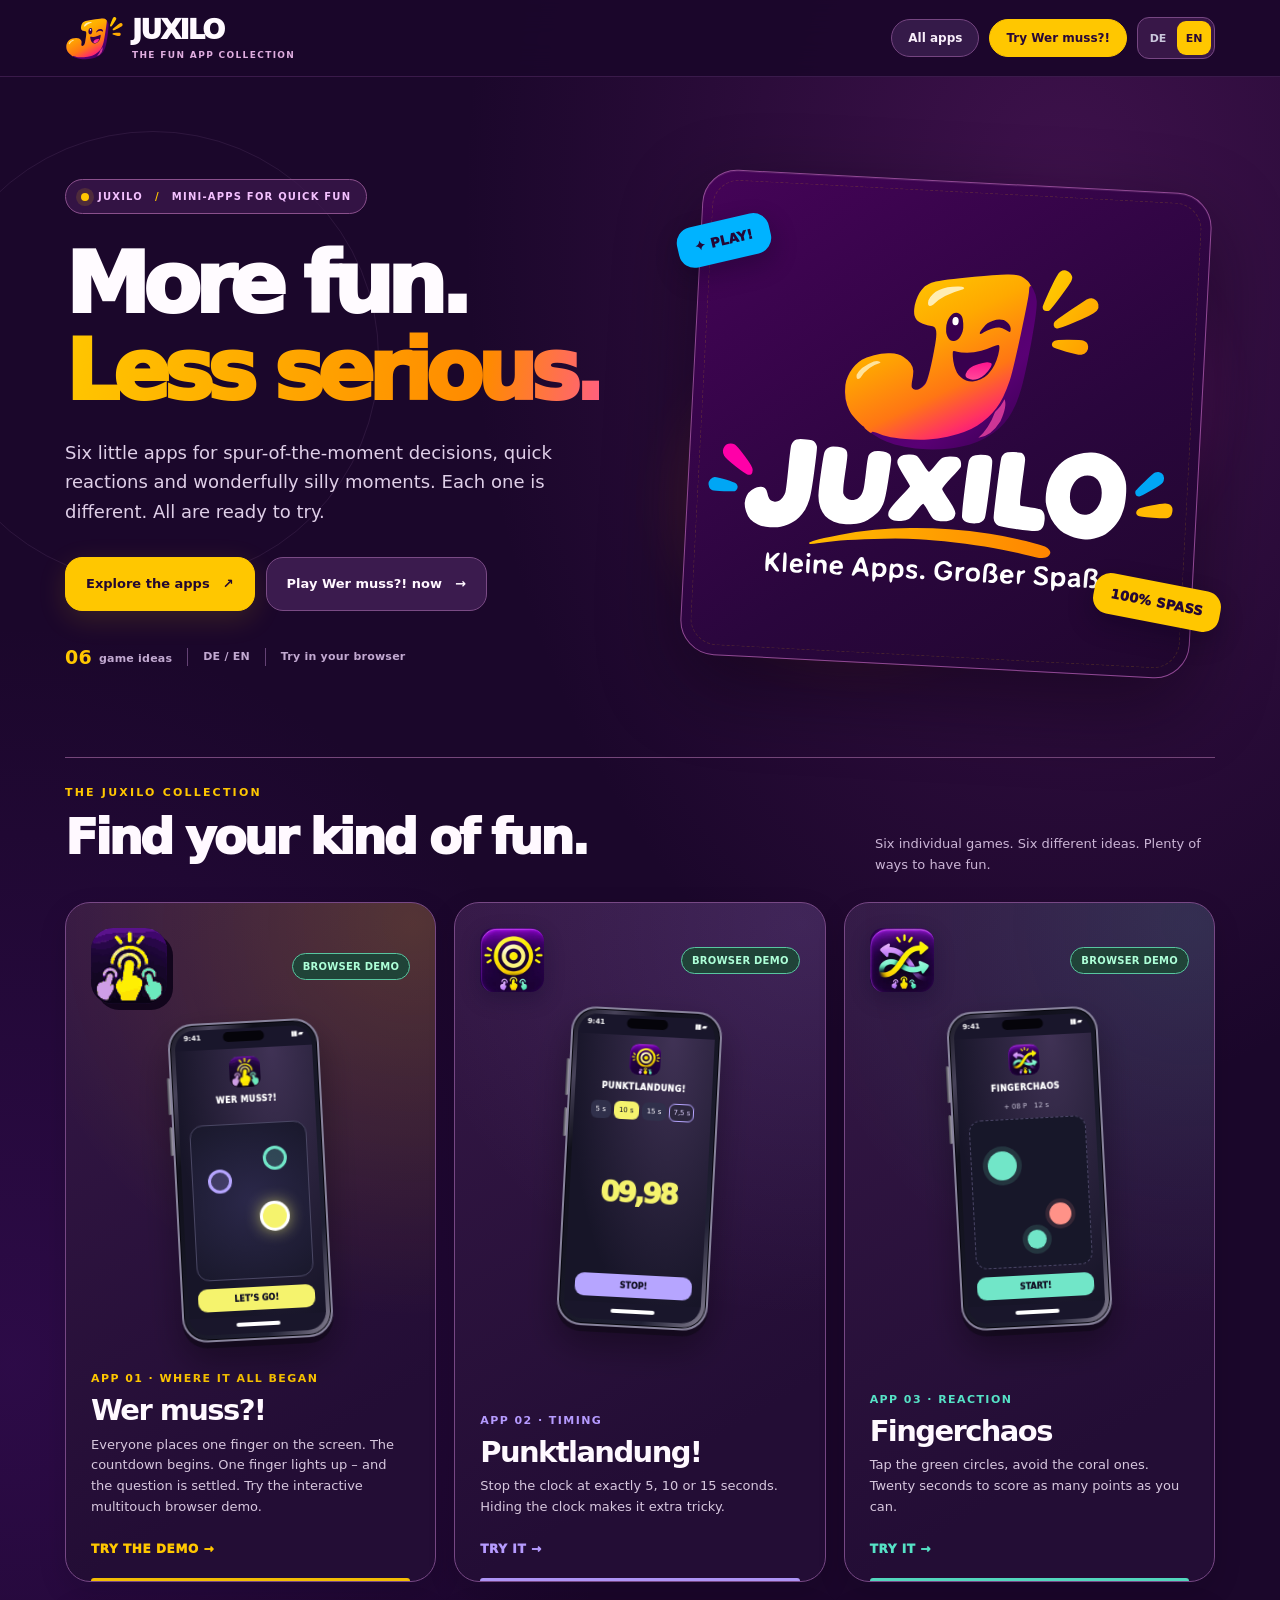
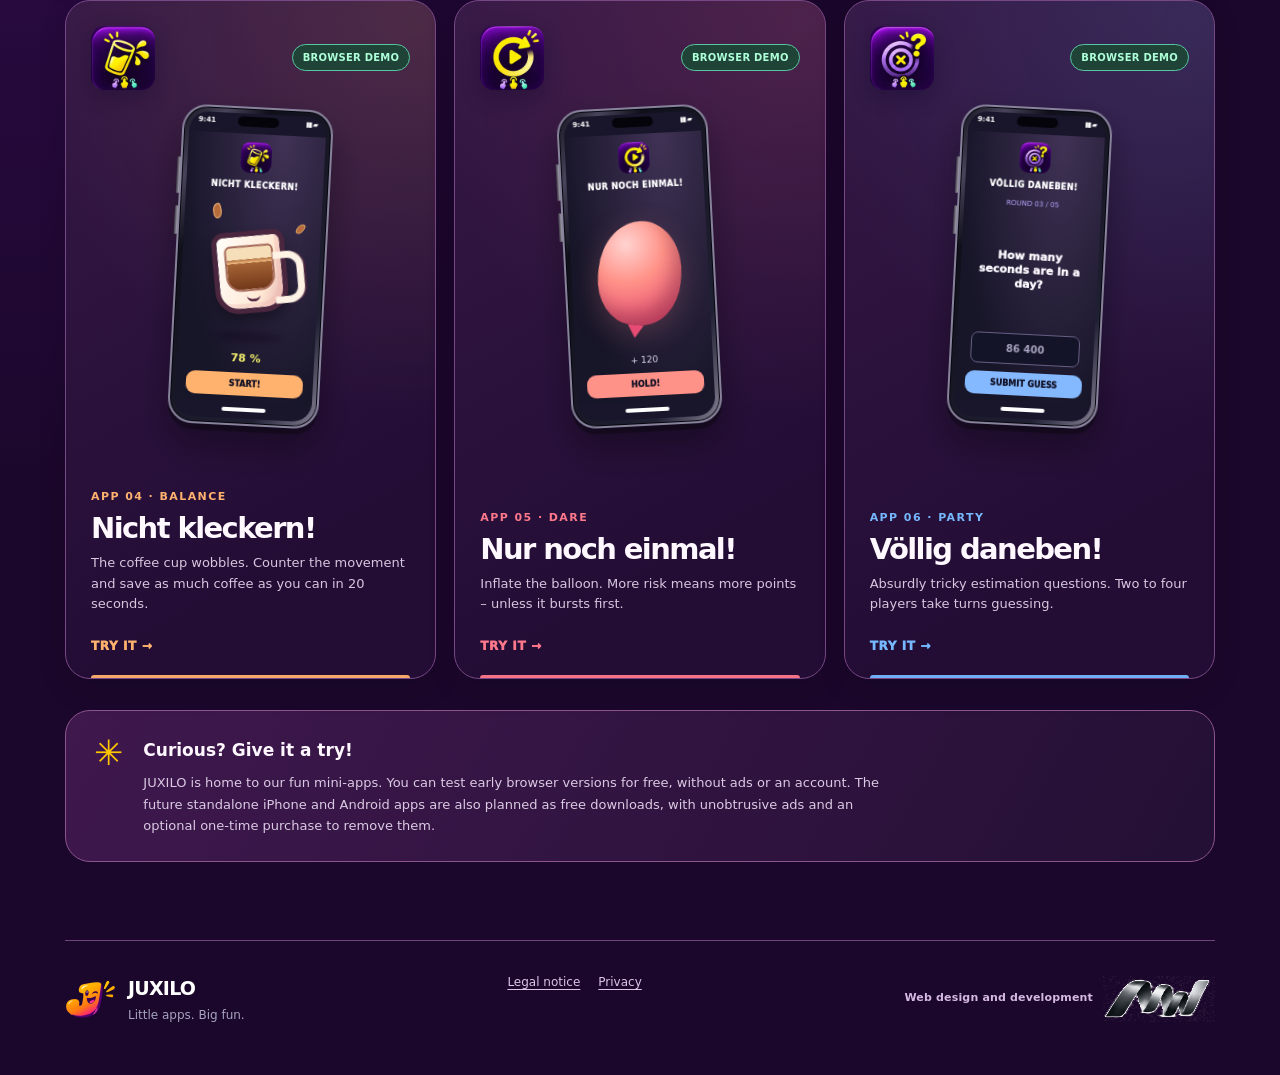
<file: demo/index.html>
<!doctype html>
<!-- Source fingerprint MW-WMA-2026-8d573e4b | Copyright (c) 2026 Michael Wiedeck. All rights reserved. -->
<html lang="de">
<head>
<meta name="source-fingerprint" content="MW-WMA-2026-8d573e4b">
<meta charset="utf-8"><meta name="viewport" content="width=device-width,initial-scale=1,viewport-fit=cover">
<meta name="theme-color" content="#240735">
<meta name="robots" content="noindex,nofollow">
<meta name="description" content="JUXILO – Kleine Apps. Großer Spaß. Sechs interaktive Spaß-App-Demos auf demo.juxilo.de ausprobieren.">
<title>JUXILO – Demos der Spaß-Apps</title>
<link rel="icon" type="image/svg+xml" href="./assets/juxilo-jx04-app-icon.svg">
<link rel="stylesheet" href="./assets/mini-apps.css">
<link rel="stylesheet" href="./assets/juxilo.css">
<link rel="stylesheet" href="./assets/phone-frames.css">
<link rel="stylesheet" href="./assets/cartoon-coffee.css">
<link rel="stylesheet" href="./assets/scroll-ui.css">
</head>
<body class="juxilo-home">
<header class="header">
  <div class="wrap header-inner">
    <a class="brand juxilo-brand" href="./index.html" aria-label="JUXILO Startseite">
      <img src="./assets/juxilo-jx04-icon.svg" alt="" width="50" height="50">
      <span class="brand-copy"><span class="brand-name">JUXILO</span><span class="brand-suffix">Die Spaß-App-Sammlung</span></span>
    </a>
    <nav class="nav" aria-label="Hauptnavigation">
      <a href="#apps">Alle Apps</a>
      <a class="nav-accent" href="./apps/wer-muss/index.html">Wer muss?! testen</a>
      <div class="mini-lang" role="group" aria-label="Language / Sprache">
        <button type="button" data-language="de" aria-pressed="true">DE</button><button type="button" data-language="en" aria-pressed="false">EN</button>
      </div>
    </nav>
  </div>
</header>
<main>
<section class="wrap juxilo-hero" aria-labelledby="hero-title">
  <div class="hero-copy">
    <div class="hero-kicker"><span class="hero-live-dot" aria-hidden="true"></span> JUXILO <span class="kicker-separator">/</span> MINI-APPS FÜR ZWISCHENDURCH</div>
    <h1 id="hero-title">Mehr Spaß.<br><span>Weniger Ernst.</span></h1>
    <p class="lead">Sechs kleine Apps für spontane Entscheidungen, schnelle Reaktionen und ziemlich alberne Momente. Jede anders. Alle zum Ausprobieren.</p>
    <div class="hero-actions">
      <a class="hero-primary" href="#apps">Apps entdecken <span aria-hidden="true">↗</span></a>
      <a class="hero-secondary" href="./apps/wer-muss/index.html">Wer muss?! direkt testen <span aria-hidden="true">→</span></a>
    </div>
    <div class="hero-facts" aria-label="JUXILO auf einen Blick">
      <span><strong>06</strong> Spielideen</span>
      <span class="fact-separator" aria-hidden="true"></span>
      <span>DE / EN</span>
      <span class="fact-separator" aria-hidden="true"></span>
      <span>Im Browser testen</span>
    </div>
  </div>
  <div class="hero-art" aria-label="JUXILO JX04 Markenlogo">
    <div class="hero-art-glow hero-art-glow-a" aria-hidden="true"></div>
    <div class="hero-art-glow hero-art-glow-b" aria-hidden="true"></div>
    <div class="hero-art-card">
      <img src="./assets/juxilo-jx04-logo-dark.svg" alt="JUXILO – Kleine Apps. Großer Spaß." width="760" height="520">
    </div>
    <div class="hero-sticker hero-sticker-one" aria-hidden="true">✦ PLAY!</div>
    <div class="hero-sticker hero-sticker-two" aria-hidden="true">100% SPASS</div>
  </div>
</section>
<section class="wrap juxilo-apps" id="apps" aria-labelledby="apps-heading">
<div class="section-top"><div><div class="eyebrow">DIE JUXILO-SAMMLUNG</div><h2 id="apps-heading">Such dir deinen Spaß aus.</h2></div><p>Sechs eigenständige Spiele. Sechs verschiedene Ideen. Und garantiert mehr als eine Möglichkeit, sich zu amüsieren.</p></div>
<div class="app-grid">
<a class="app-card app-wer-muss" href="./apps/wer-muss/index.html" aria-label="Wer muss?! Browser-Demo öffnen">
<div class="card-top"><div class="emblem is-image"><img src="./wm04b-logo.svg" alt="" width="64" height="64"></div><span class="status preview">BROWSER-TEST</span></div>
<div class="mini-phone-preview" aria-hidden="true">
  <div class="mini-phone-hardware"><div class="mini-phone-screen">
    <div class="mini-phone-status"><span>9:41</span><span class="mini-phone-island"></span><span class="mini-phone-signal">▮▮ ▰</span></div>
    <div class="mini-phone-app mini-phone--wer-muss" style="--mini-accent:#f5f36d">
      <img class="mini-phone-app-logo" src="./wm04b-logo.svg" alt="" loading="lazy" width="31" height="31">
      <div class="mini-phone-app-name">Wer muss?!</div>
      <div class="mini-pick-dots"><i></i><i></i><i></i></div><div class="mini-phone-faux-button">LOS GEHT’S!</div>
    </div>
    <span class="mini-phone-home"></span>
  </div></div>
</div>
<div class="card-body"><span class="card-num">APP 01 · DER ANFANG VON ALLEM</span><h3>Wer muss?!</h3><p>Alle legen einen Finger aufs Display. Der Countdown läuft. Ein Finger leuchtet – und die Frage ist geklärt. Schon als interaktive Multitouch-Browser-Demo ausprobierbar.</p><div class="card-link">DEMO AUSPROBIEREN →</div></div>
</a>
<a class="app-card app-punktlandung" href="./apps/punktlandung/index.html" aria-label="Punktlandung! Testseite öffnen">
<div class="card-top"><img class="app-logo" src="./assets/logos/pl05-icon.webp" alt="" width="64" height="64" loading="lazy" decoding="async"><span class="status preview">BROWSER-TEST</span></div>
<div class="mini-phone-preview" aria-hidden="true">
  <div class="mini-phone-hardware"><div class="mini-phone-screen">
    <div class="mini-phone-status"><span>9:41</span><span class="mini-phone-island"></span><span class="mini-phone-signal">▮▮ ▰</span></div>
    <div class="mini-phone-app mini-phone--punktlandung" style="--mini-accent:#b6a5ff">
      <img class="mini-phone-app-logo" src="./assets/logos/pl05-icon.webp" alt="" loading="lazy" width="31" height="31">
      <div class="mini-phone-app-name">Punktlandung!</div>
      <div class="mini-time-buttons"><span>5 s</span><span>10 s</span><span>15 s</span><span class="mini-time-custom">7,5 s</span></div><div class="mini-timer">09,98</div><div class="mini-phone-faux-button">STOPP!</div>
    </div>
    <span class="mini-phone-home"></span>
  </div></div>
</div>
<div class="card-body"><span class="card-num">APP 02 · TIMING</span><h3>Punktlandung!</h3><p>Stoppe die Uhr bei exakt 5, 10 oder 15 Sekunden. Mit verdeckter Uhr wird es besonders fies.</p><div class="card-link">TESTEN →</div></div>
</a>
<a class="app-card app-fingerchaos" href="./apps/fingerchaos/index.html" aria-label="Fingerchaos Testseite öffnen">
<div class="card-top"><img class="app-logo" src="./assets/logos/fc05-icon.webp" alt="" width="64" height="64" loading="lazy" decoding="async"><span class="status preview">BROWSER-TEST</span></div>
<div class="mini-phone-preview" aria-hidden="true">
  <div class="mini-phone-hardware"><div class="mini-phone-screen">
    <div class="mini-phone-status"><span>9:41</span><span class="mini-phone-island"></span><span class="mini-phone-signal">▮▮ ▰</span></div>
    <div class="mini-phone-app mini-phone--fingerchaos" style="--mini-accent:#71e6c8">
      <img class="mini-phone-app-logo" src="./assets/logos/fc05-icon.webp" alt="" loading="lazy" width="31" height="31">
      <div class="mini-phone-app-name">Fingerchaos</div>
      <div class="mini-finger-meta"><span>+ 08 P</span><span>12 s</span></div><div class="mini-finger-field"><i></i><i></i><i></i></div><div class="mini-phone-faux-button">START!</div>
    </div>
    <span class="mini-phone-home"></span>
  </div></div>
</div>
<div class="card-body"><span class="card-num">APP 03 · REAKTION</span><h3>Fingerchaos</h3><p>Grüne Kreise treffen, korallfarbene meiden. 20 Sekunden, ein Ziel: so viele Punkte wie möglich.</p><div class="card-link">TESTEN →</div></div>
</a>
<a class="app-card app-nicht-kleckern" href="./apps/nicht-kleckern/index.html" aria-label="Nicht kleckern! Testseite öffnen">
<div class="card-top"><img class="app-logo" src="./assets/logos/nk05-icon.webp" alt="" width="64" height="64" loading="lazy" decoding="async"><span class="status preview">BROWSER-TEST</span></div>
<div class="mini-phone-preview" aria-hidden="true">
  <div class="mini-phone-hardware"><div class="mini-phone-screen">
    <div class="mini-phone-status"><span>9:41</span><span class="mini-phone-island"></span><span class="mini-phone-signal">▮▮ ▰</span></div>
    <div class="mini-phone-app mini-phone--nicht-kleckern" style="--mini-accent:#ffb26e">
      <img class="mini-phone-app-logo" src="./assets/logos/nk05-icon.webp" alt="" loading="lazy" width="31" height="31">
      <div class="mini-phone-app-name">Nicht kleckern!</div>
      <div class="mini-coffee-stage"><div class="mini-coffee-cup"><span class="mini-coffee-smile"></span></div><i class="mini-coffee-drop mini-coffee-drop-one"></i><i class="mini-coffee-drop mini-coffee-drop-two"></i></div><div class="mini-coffee-level">78 %</div><div class="mini-phone-faux-button">START!</div>
    </div>
    <span class="mini-phone-home"></span>
  </div></div>
</div>
<div class="card-body"><span class="card-num">APP 04 · BALANCE</span><h3>Nicht kleckern!</h3><p>Die Kaffeetasse wackelt. Halte dagegen und rette in 20 Sekunden möglichst viel Kaffee.</p><div class="card-link">TESTEN →</div></div>
</a>
<a class="app-card app-nur-noch-einmal" href="./apps/nur-noch-einmal/index.html" aria-label="Nur noch einmal! Testseite öffnen">
<div class="card-top"><img class="app-logo" src="./assets/logos/ne05-icon.webp" alt="" width="64" height="64" loading="lazy" decoding="async"><span class="status preview">BROWSER-TEST</span></div>
<div class="mini-phone-preview" aria-hidden="true">
  <div class="mini-phone-hardware"><div class="mini-phone-screen">
    <div class="mini-phone-status"><span>9:41</span><span class="mini-phone-island"></span><span class="mini-phone-signal">▮▮ ▰</span></div>
    <div class="mini-phone-app mini-phone--nur-noch-einmal" style="--mini-accent:#ff9288">
      <img class="mini-phone-app-logo" src="./assets/logos/ne05-icon.webp" alt="" loading="lazy" width="31" height="31">
      <div class="mini-phone-app-name">Nur noch einmal!</div>
      <div class="mini-balloon-stage"><div class="mini-balloon-figure"></div></div><div class="mini-balloon-points">+ 120</div><div class="mini-phone-faux-button">HALTEN!</div>
    </div>
    <span class="mini-phone-home"></span>
  </div></div>
</div>
<div class="card-body"><span class="card-num">APP 05 · MUTPROBE</span><h3>Nur noch einmal!</h3><p>Blase den Ballon auf. Mehr Risiko bringt mehr Punkte – außer er platzt vorher.</p><div class="card-link">TESTEN →</div></div>
</a>
<a class="app-card app-voellig-daneben" href="./apps/voellig-daneben/index.html" aria-label="Völlig daneben! Testseite öffnen">
<div class="card-top"><img class="app-logo" src="./assets/logos/vd05-icon.webp" alt="" width="64" height="64" loading="lazy" decoding="async"><span class="status preview">BROWSER-TEST</span></div>
<div class="mini-phone-preview" aria-hidden="true">
  <div class="mini-phone-hardware"><div class="mini-phone-screen">
    <div class="mini-phone-status"><span>9:41</span><span class="mini-phone-island"></span><span class="mini-phone-signal">▮▮ ▰</span></div>
    <div class="mini-phone-app mini-phone--voellig-daneben" style="--mini-accent:#85b9ff">
      <img class="mini-phone-app-logo" src="./assets/logos/vd05-icon.webp" alt="" loading="lazy" width="31" height="31">
      <div class="mini-phone-app-name">Völlig daneben!</div>
      <div class="mini-quiz-tag">RUNDE 03 / 05</div><div class="mini-quiz-question">Wie viele Sekunden hat ein Tag?</div><div class="mini-quiz-input">86 400</div><div class="mini-phone-faux-button">TIPP ABGEBEN</div>
    </div>
    <span class="mini-phone-home"></span>
  </div></div>
</div>
<div class="card-body"><span class="card-num">APP 06 · PARTY</span><h3>Völlig daneben!</h3><p>Absurd schwere Schätzfragen. Zwei bis vier Leute raten mit, die nächste Person ist dran.</p><div class="card-link">TESTEN →</div></div>
</a>
</div>
<div class="note juxilo-note"><div class="note-spark" aria-hidden="true">✳</div><div><strong>Schon neugierig? Dann probier’s aus!</strong><p>JUXILO ist die gemeinsame Heimat unserer Spaß-Apps. Hier kannst du frühe Browser-Versionen kostenlos, werbefrei und ohne Benutzerkonto testen. Auch die späteren eigenständigen iPhone- und Android-Apps sind als kostenlose Downloads geplant – mit dezenter Werbung und einer freiwilligen einmaligen Werbefrei-Schaltung.</p></div></div>
</section>
</main>
<footer class="footer wrap juxilo-footer"><div class="footer-identity"><img src="./assets/juxilo-jx04-icon.svg" alt="" width="48" height="48"><span><strong>JUXILO</strong><br>Kleine Apps. Großer Spaß.</span></div><div class="footer-links"><a href="./impressum.html">Impressum</a><a href="./datenschutz.html">Datenschutz</a></div><a class="mw-credit" href="https://wiedeck.de/" target="_blank" rel="noopener noreferrer" aria-label="Webdesign und Entwicklung MW – wiedeck.de"><span class="mw-credit-label">Webdesign und Entwicklung</span><img class="mw-credit-mark" src="./assets/mw-wave.svg" alt="" width="112" height="46" loading="lazy" decoding="async"></a></footer>
<script src="./assets/language.js" defer></script>
<script src="./assets/scroll-ui.js" defer></script>
</body>
</html>
</file>
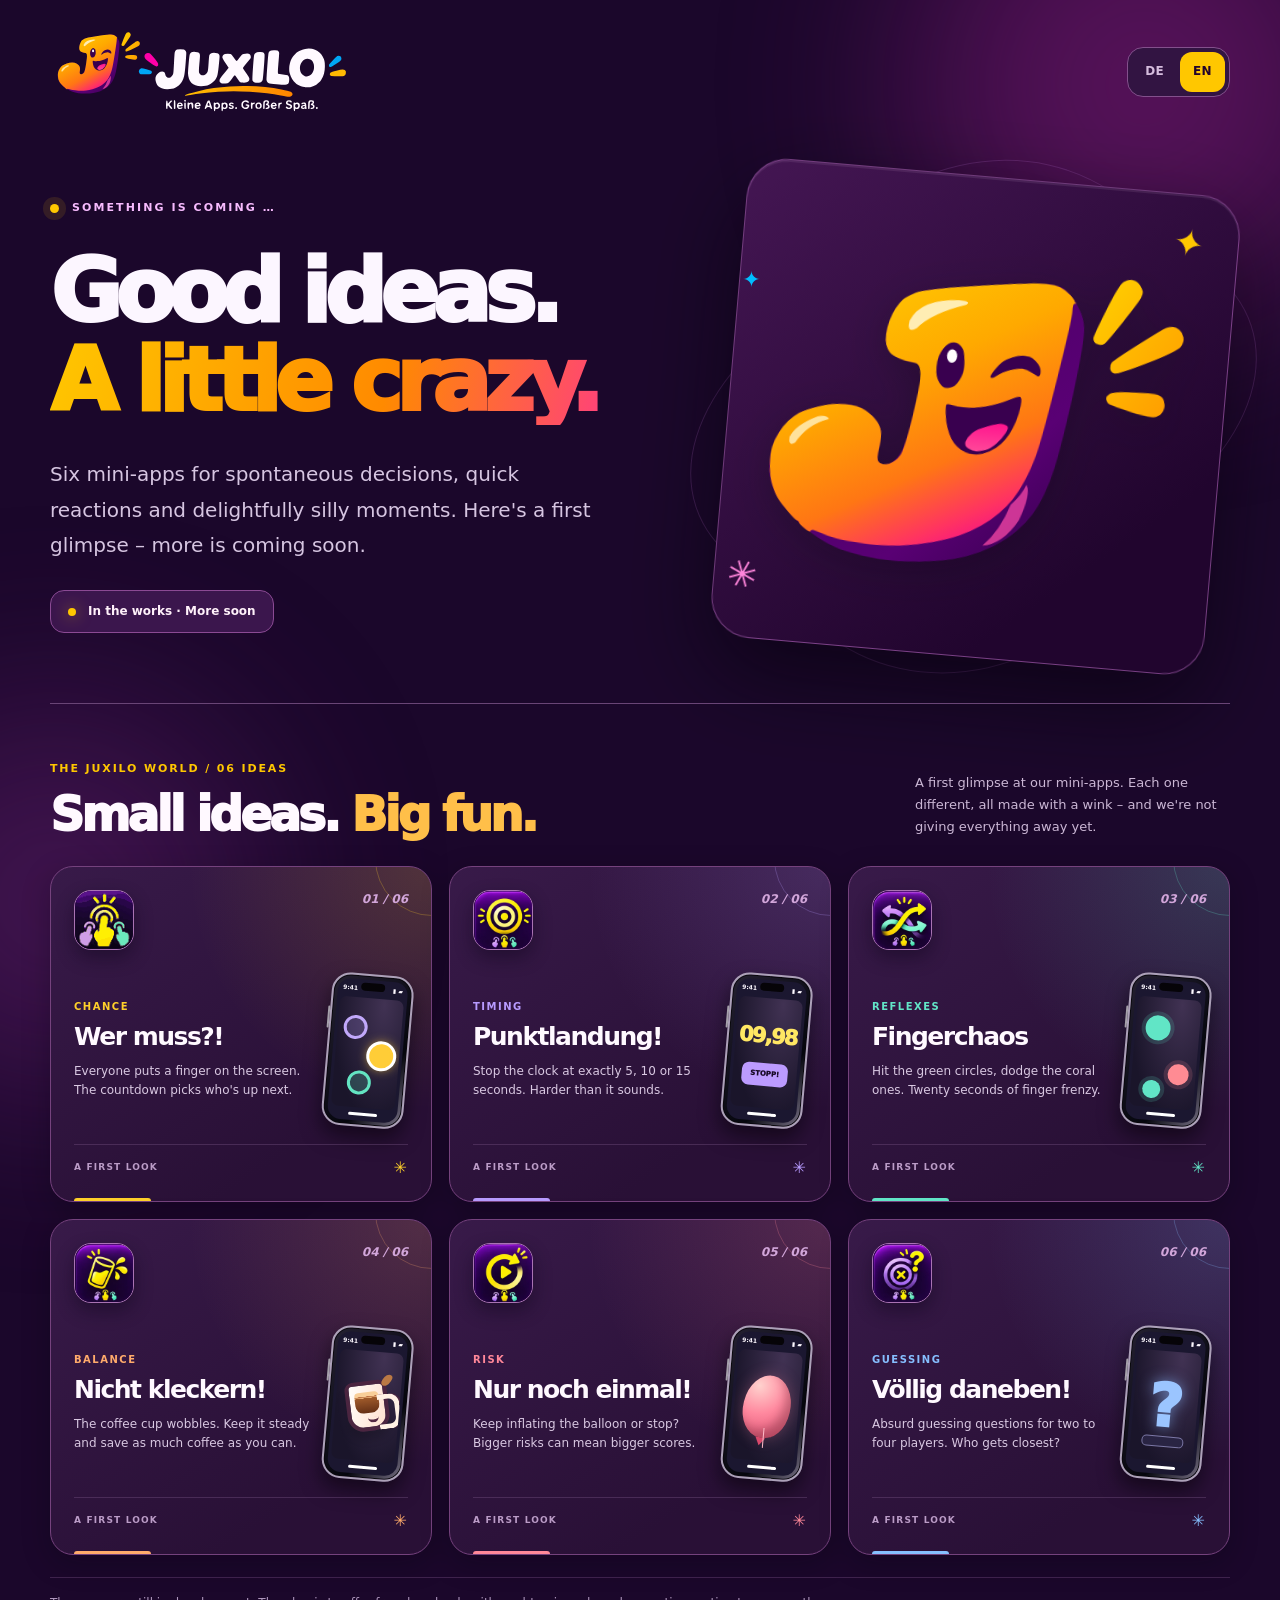
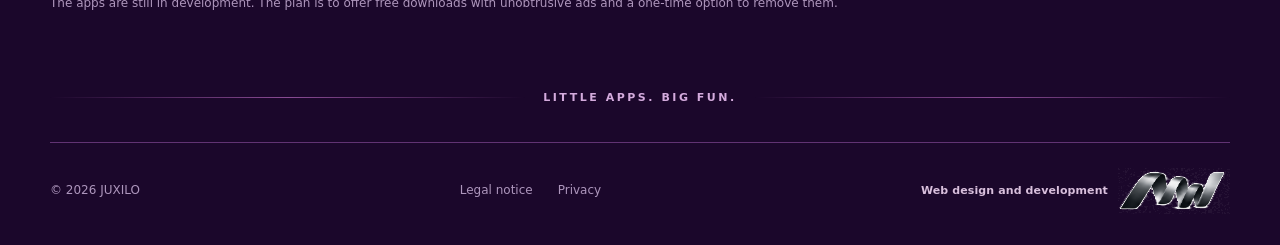
<file: site/index.html>
<!doctype html>
<!-- Source fingerprint MW-JUXILO-2026 | Copyright (c) 2026 Michael Wiedeck. All rights reserved. -->
<html lang="de">
<head>
  <meta charset="utf-8">
  <meta name="viewport" content="width=device-width, initial-scale=1, viewport-fit=cover">
  <meta name="theme-color" content="#1b072b">
  <meta name="description" content="JUXILO – Kleine Apps. Großer Spaß. Sechs originelle Mini-App-Ideen entstehen.">
  <meta name="robots" content="index,follow">
  <meta property="og:type" content="website">
  <meta property="og:title" content="JUXILO – Kleine Apps. Großer Spaß.">
  <meta property="og:description" content="Etwas Neues entsteht. Bald mehr.">
  <meta property="og:url" content="https://juxilo.de/">
  <link rel="canonical" href="https://juxilo.de/">
  <link rel="icon" type="image/x-icon" href="./favicon.ico?v=2" sizes="any">
  <link rel="icon" type="image/png" sizes="32x32" href="./assets/favicon-32.png?v=2">
  <link rel="icon" type="image/svg+xml" href="./assets/juxilo-favicon.svg?v=2">
  <link rel="stylesheet" href="./assets/site.css">
  <link rel="stylesheet" href="./assets/showcase.css">
  <title>JUXILO – Kleine Apps. Großer Spaß.</title>
  <script src="./assets/site.js" defer></script>
</head>
<body data-page-title-de="JUXILO – Kleine Apps. Großer Spaß." data-page-title-en="JUXILO – Little apps. Big fun.">
  <div class="ambient ambient-pink" aria-hidden="true"></div>
  <div class="ambient ambient-orange" aria-hidden="true"></div>
  <div class="site-shell">
    <header class="site-header">
      <a href="./" class="brand" aria-label="JUXILO Startseite">
        <img src="./assets/juxilo-logo.svg" alt="JUXILO" width="260" height="80">
      </a>
      <div class="language-toggle" role="group" aria-label="Sprache / Language">
        <button type="button" data-language="de" aria-pressed="true" aria-label="Deutsch">DE</button>
        <button type="button" data-language="en" aria-pressed="false" aria-label="English">EN</button>
      </div>
    </header>

    <main id="main" class="page-main">
    <section class="hero" aria-label="JUXILO – Vorschau">
      <div class="hero-copy">
        <div class="eyebrow"><span class="eyebrow-dot" aria-hidden="true"></span><span data-de="DA KOMMT WAS …" data-en="SOMETHING IS COMING …">DA KOMMT WAS …</span></div>
        <h1><span data-de="Gute Ideen." data-en="Good ideas.">Gute Ideen.</span><span class="text-gradient" data-de="Ein bisschen verrückt." data-en="A little crazy.">Ein bisschen verrückt.</span></h1>
        <p class="hero-description" data-de="Sechs Mini-Apps für spontane Entscheidungen, schnelle Reaktionen und wunderbar alberne Momente. Ein erster Vorgeschmack – bald gibt es mehr." data-en="Six mini-apps for spontaneous decisions, quick reactions and delightfully silly moments. Here's a first glimpse – more is coming soon.">Wir tüfteln an etwas, das deinen Alltag ein bisschen unterhaltsamer macht. Was genau? Das bleibt vorerst unser Geheimnis.</p>
        <div class="launch-status" role="status"><span class="status-indicator" aria-hidden="true"></span><span data-de="In Vorbereitung · Bald mehr" data-en="In the works · More soon">In Vorbereitung · Bald mehr</span></div>
      </div>
      <div class="hero-art" aria-hidden="true">
        <div class="art-orbit orbit-one"></div>
        <div class="art-orbit orbit-two"></div>
        <span class="art-star star-one">✦</span>
        <span class="art-star star-two">✳</span>
        <span class="art-star star-three">✦</span>
        <div class="art-card"><img src="./assets/juxilo-icon.svg" alt="" width="560" height="420"></div>
      </div>
    </section>
    <section class="app-showcase" id="apps" aria-labelledby="apps-heading">
      <div class="showcase-intro">
        <div>
          <span class="showcase-overline" data-de="DIE JUXILO-WELT / 06 IDEEN" data-en="THE JUXILO WORLD / 06 IDEAS">DIE JUXILO-WELT / 06 IDEEN</span>
          <h2 id="apps-heading"><span data-de="Kleine Ideen." data-en="Small ideas.">Kleine Ideen.</span> <span data-de="Großer Spaß." data-en="Big fun.">Großer Spaß.</span></h2>
        </div>
        <p data-de="Ein kleiner Blick auf unsere Mini-Apps. Jede anders, alle mit einem Augenzwinkern – und noch längst nicht alles ist verraten." data-en="A first glimpse at our mini-apps. Each one different, all made with a wink – and we're not giving everything away yet.">Ein kleiner Blick auf unsere Mini-Apps. Jede anders, alle mit einem Augenzwinkern – und noch längst nicht alles ist verraten.</p>
      </div>
      <div class="teaser-grid">
      <article class="teaser-card teaser-card--wer-muss">
        <div class="teaser-card-top">
          <img class="teaser-icon" src="./assets/icons/wer-muss.svg" width="61" height="61" alt="Wer muss?! App-Icon" loading="lazy" decoding="async">
          <span class="teaser-index">01 / 06</span>
        </div>
        <div class="teaser-card-content">
          <div class="teaser-description">
            <span class="teaser-category" data-de="ZUFALL" data-en="CHANCE">ZUFALL</span>
            <h3>Wer muss?!</h3>
            <p data-de="Alle legen einen Finger aufs Display. Der Countdown entscheidet, wer dran ist." data-en="Everyone puts a finger on the screen. The countdown picks who's up next.">Alle legen einen Finger aufs Display. Der Countdown entscheidet, wer dran ist.</p>
          </div>
          <div class="teaser-phone" aria-hidden="true">
            <div class="teaser-phone-glass">
              <div class="teaser-phone-status"><span>9:41</span><span class="teaser-phone-island"></span><span>▮ ▰</span></div>
              <div class="teaser-phone-scene teaser-phone-scene--wer-muss"><span class="scene-dot scene-dot-one"></span><span class="scene-dot scene-dot-two"></span><span class="scene-dot scene-dot-three"></span></div>
              <span class="teaser-phone-home"></span>
            </div>
          </div>
        </div>
        <div class="teaser-card-bottom"><span data-de="EIN ERSTER EINBLICK" data-en="A FIRST LOOK">EIN ERSTER EINBLICK</span><span class="teaser-spark" aria-hidden="true">✳</span></div>
      </article>
      <article class="teaser-card teaser-card--punktlandung">
        <div class="teaser-card-top">
          <img class="teaser-icon" src="./assets/icons/punktlandung.webp" width="61" height="61" alt="Punktlandung! App-Icon" loading="lazy" decoding="async">
          <span class="teaser-index">02 / 06</span>
        </div>
        <div class="teaser-card-content">
          <div class="teaser-description">
            <span class="teaser-category" data-de="TIMING" data-en="TIMING">TIMING</span>
            <h3>Punktlandung!</h3>
            <p data-de="Stopp die Uhr bei genau 5, 10 oder 15 Sekunden. Klingt leichter, als es ist." data-en="Stop the clock at exactly 5, 10 or 15 seconds. Harder than it sounds.">Stopp die Uhr bei genau 5, 10 oder 15 Sekunden. Klingt leichter, als es ist.</p>
          </div>
          <div class="teaser-phone" aria-hidden="true">
            <div class="teaser-phone-glass">
              <div class="teaser-phone-status"><span>9:41</span><span class="teaser-phone-island"></span><span>▮ ▰</span></div>
              <div class="teaser-phone-scene teaser-phone-scene--punktlandung"><strong class="scene-clock">09,98</strong><span class="scene-clock-button">STOPP!</span></div>
              <span class="teaser-phone-home"></span>
            </div>
          </div>
        </div>
        <div class="teaser-card-bottom"><span data-de="EIN ERSTER EINBLICK" data-en="A FIRST LOOK">EIN ERSTER EINBLICK</span><span class="teaser-spark" aria-hidden="true">✳</span></div>
      </article>
      <article class="teaser-card teaser-card--fingerchaos">
        <div class="teaser-card-top">
          <img class="teaser-icon" src="./assets/icons/fingerchaos.webp" width="61" height="61" alt="Fingerchaos App-Icon" loading="lazy" decoding="async">
          <span class="teaser-index">03 / 06</span>
        </div>
        <div class="teaser-card-content">
          <div class="teaser-description">
            <span class="teaser-category" data-de="REAKTION" data-en="REFLEXES">REAKTION</span>
            <h3>Fingerchaos</h3>
            <p data-de="Grüne Kreise treffen, korallfarbene meiden. 20 Sekunden voller Fingertempo." data-en="Hit the green circles, dodge the coral ones. Twenty seconds of finger frenzy.">Grüne Kreise treffen, korallfarbene meiden. 20 Sekunden voller Fingertempo.</p>
          </div>
          <div class="teaser-phone" aria-hidden="true">
            <div class="teaser-phone-glass">
              <div class="teaser-phone-status"><span>9:41</span><span class="teaser-phone-island"></span><span>▮ ▰</span></div>
              <div class="teaser-phone-scene teaser-phone-scene--fingerchaos"><span class="scene-target scene-target-one"></span><span class="scene-target scene-target-two"></span><span class="scene-target scene-target-three"></span></div>
              <span class="teaser-phone-home"></span>
            </div>
          </div>
        </div>
        <div class="teaser-card-bottom"><span data-de="EIN ERSTER EINBLICK" data-en="A FIRST LOOK">EIN ERSTER EINBLICK</span><span class="teaser-spark" aria-hidden="true">✳</span></div>
      </article>
      <article class="teaser-card teaser-card--nicht-kleckern">
        <div class="teaser-card-top">
          <img class="teaser-icon" src="./assets/icons/nicht-kleckern.webp" width="61" height="61" alt="Nicht kleckern! App-Icon" loading="lazy" decoding="async">
          <span class="teaser-index">04 / 06</span>
        </div>
        <div class="teaser-card-content">
          <div class="teaser-description">
            <span class="teaser-category" data-de="BALANCE" data-en="BALANCE">BALANCE</span>
            <h3>Nicht kleckern!</h3>
            <p data-de="Die Kaffeetasse wackelt. Halte dagegen, damit möglichst wenig daneben geht." data-en="The coffee cup wobbles. Keep it steady and save as much coffee as you can.">Die Kaffeetasse wackelt. Halte dagegen, damit möglichst wenig daneben geht.</p>
          </div>
          <div class="teaser-phone" aria-hidden="true">
            <div class="teaser-phone-glass">
              <div class="teaser-phone-status"><span>9:41</span><span class="teaser-phone-island"></span><span>▮ ▰</span></div>
              <div class="teaser-phone-scene teaser-phone-scene--nicht-kleckern"><span class="scene-mini-cup"><span class="scene-mini-liquid"></span><span class="scene-mini-smile"></span></span><span class="scene-mini-drop"></span></div>
              <span class="teaser-phone-home"></span>
            </div>
          </div>
        </div>
        <div class="teaser-card-bottom"><span data-de="EIN ERSTER EINBLICK" data-en="A FIRST LOOK">EIN ERSTER EINBLICK</span><span class="teaser-spark" aria-hidden="true">✳</span></div>
      </article>
      <article class="teaser-card teaser-card--nur-noch-einmal">
        <div class="teaser-card-top">
          <img class="teaser-icon" src="./assets/icons/nur-noch-einmal.webp" width="61" height="61" alt="Nur noch einmal! App-Icon" loading="lazy" decoding="async">
          <span class="teaser-index">05 / 06</span>
        </div>
        <div class="teaser-card-content">
          <div class="teaser-description">
            <span class="teaser-category" data-de="RISIKO" data-en="RISK">RISIKO</span>
            <h3>Nur noch einmal!</h3>
            <p data-de="Den Ballon weiter aufblasen oder aufhören? Mehr Risiko bringt mehr Punkte." data-en="Keep inflating the balloon or stop? Bigger risks can mean bigger scores.">Den Ballon weiter aufblasen oder aufhören? Mehr Risiko bringt mehr Punkte.</p>
          </div>
          <div class="teaser-phone" aria-hidden="true">
            <div class="teaser-phone-glass">
              <div class="teaser-phone-status"><span>9:41</span><span class="teaser-phone-island"></span><span>▮ ▰</span></div>
              <div class="teaser-phone-scene teaser-phone-scene--nur-noch-einmal"><span class="scene-balloon"></span><span class="scene-balloon-string"></span></div>
              <span class="teaser-phone-home"></span>
            </div>
          </div>
        </div>
        <div class="teaser-card-bottom"><span data-de="EIN ERSTER EINBLICK" data-en="A FIRST LOOK">EIN ERSTER EINBLICK</span><span class="teaser-spark" aria-hidden="true">✳</span></div>
      </article>
      <article class="teaser-card teaser-card--voellig-daneben">
        <div class="teaser-card-top">
          <img class="teaser-icon" src="./assets/icons/voellig-daneben.webp" width="61" height="61" alt="Völlig daneben! App-Icon" loading="lazy" decoding="async">
          <span class="teaser-index">06 / 06</span>
        </div>
        <div class="teaser-card-content">
          <div class="teaser-description">
            <span class="teaser-category" data-de="SCHÄTZEN" data-en="GUESSING">SCHÄTZEN</span>
            <h3>Völlig daneben!</h3>
            <p data-de="Absurde Schätzfragen für zwei bis vier Personen. Wer liegt am nächsten?" data-en="Absurd guessing questions for two to four players. Who gets closest?">Absurde Schätzfragen für zwei bis vier Personen. Wer liegt am nächsten?</p>
          </div>
          <div class="teaser-phone" aria-hidden="true">
            <div class="teaser-phone-glass">
              <div class="teaser-phone-status"><span>9:41</span><span class="teaser-phone-island"></span><span>▮ ▰</span></div>
              <div class="teaser-phone-scene teaser-phone-scene--voellig-daneben"><span class="scene-question">?</span><span class="scene-answer"></span></div>
              <span class="teaser-phone-home"></span>
            </div>
          </div>
        </div>
        <div class="teaser-card-bottom"><span data-de="EIN ERSTER EINBLICK" data-en="A FIRST LOOK">EIN ERSTER EINBLICK</span><span class="teaser-spark" aria-hidden="true">✳</span></div>
      </article>
      </div>
      <p class="showcase-note" data-de="Noch sind die Apps in Entwicklung. Geplant ist ein kostenloser Download – mit dezenter Werbung und der Möglichkeit, diese einmalig zu entfernen." data-en="The apps are still in development. The plan is to offer free downloads with unobtrusive ads and a one-time option to remove them.">Noch sind die Apps in Entwicklung. Geplant ist ein kostenloser Download – mit dezenter Werbung und der Möglichkeit, diese einmalig zu entfernen.</p>
    </section>
    </main>
    <div class="tagline"><span class="tagline-line" aria-hidden="true"></span><span data-de="KLEINE APPS. GROSSER SPASS." data-en="LITTLE APPS. BIG FUN.">KLEINE APPS. GROSSER SPASS.</span><span class="tagline-line" aria-hidden="true"></span></div>
    <footer class="site-footer">
      <span>© <span id="copyright-year">2026</span> JUXILO</span>
      <nav aria-label="Rechtliche Hinweise">
        <a href="./impressum.html" data-de="Impressum" data-en="Legal notice">Impressum</a>
        <a href="./datenschutz.html" data-de="Datenschutz" data-en="Privacy">Datenschutz</a>
      </nav>
      <a class="mw-credit" href="https://wiedeck.de/" target="_blank" rel="noopener noreferrer" aria-label="Webdesign und Entwicklung MW – wiedeck.de"><span class="mw-credit-label" data-de="Webdesign und Entwicklung" data-en="Web design and development">Webdesign und Entwicklung</span><img class="mw-credit-mark" src="./assets/mw-wave.svg" alt="" width="112" height="46" loading="lazy" decoding="async"></a>
    </footer>
  </div>
</body>
</html>
</file>
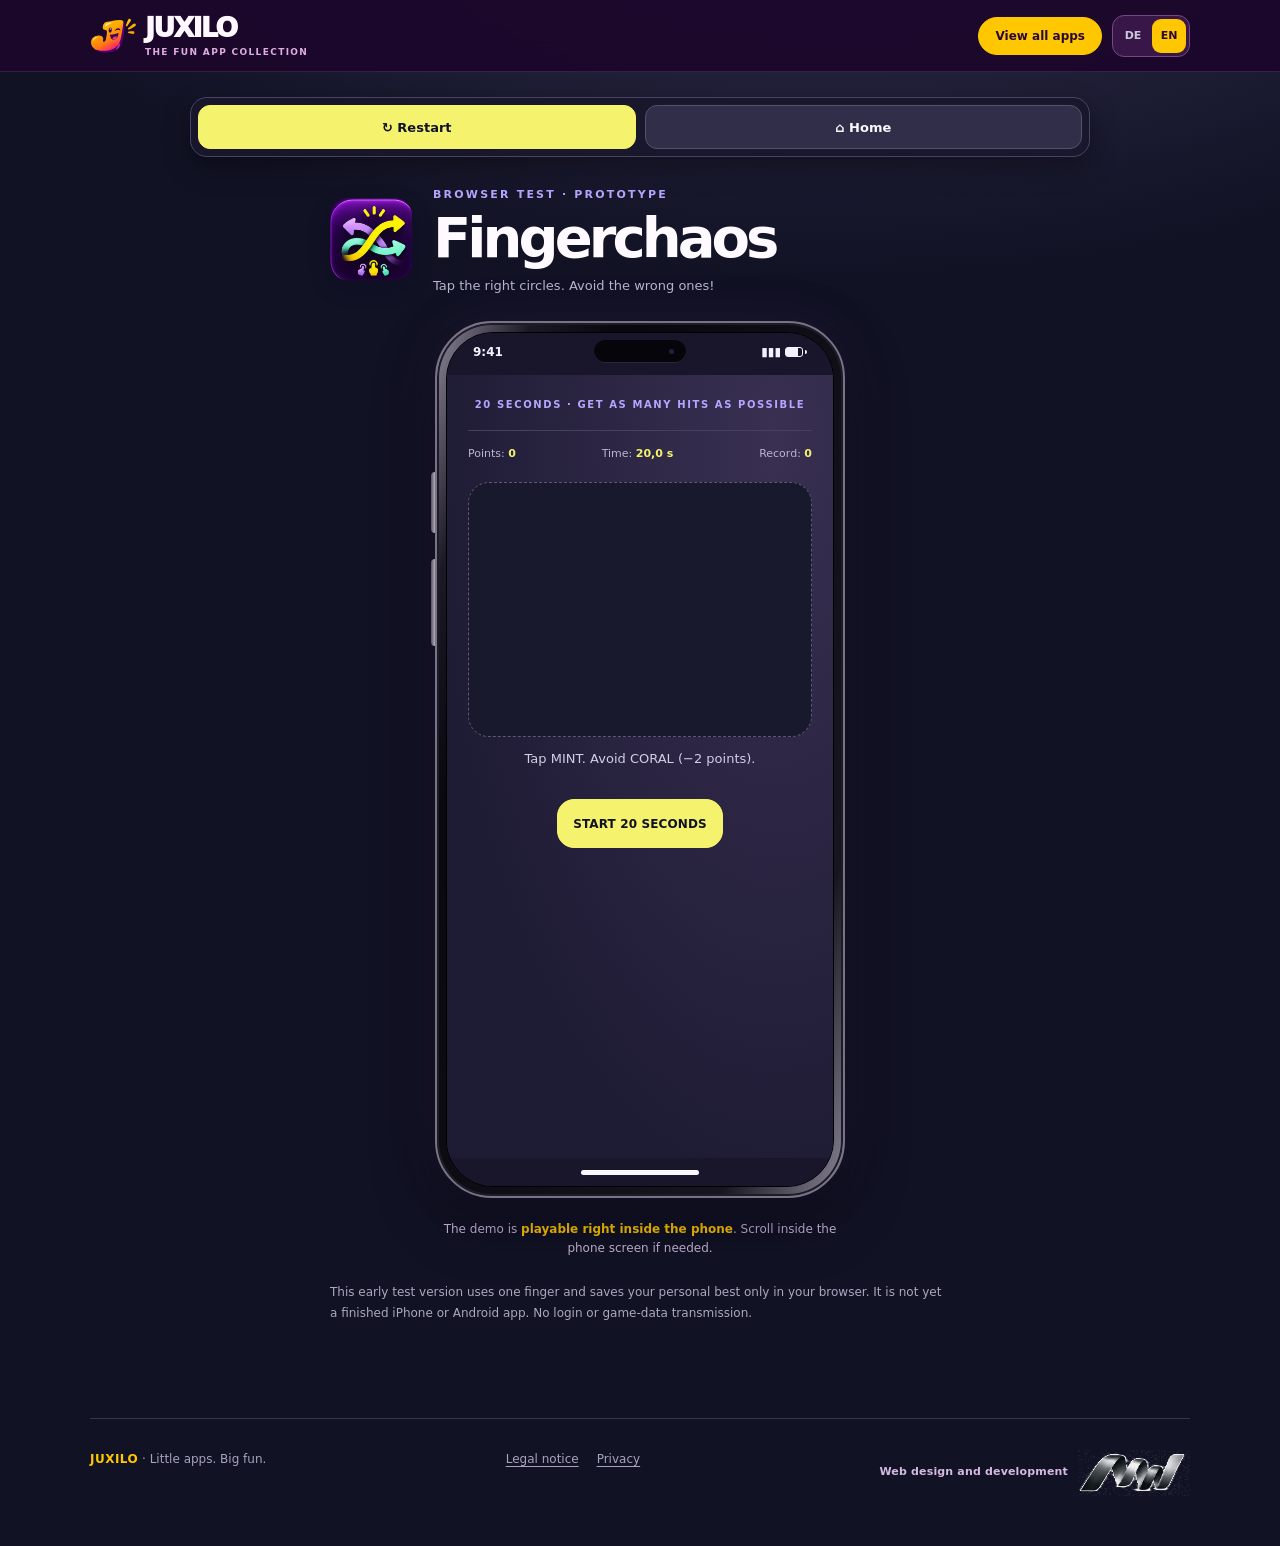
<file: demo/apps/fingerchaos/index.html>
<!doctype html>
<!-- Source fingerprint MW-WMA-2026-8d573e4b | Copyright (c) 2026 Michael Wiedeck. All rights reserved. -->
<html lang="de">
<head>
<meta name="source-fingerprint" content="MW-WMA-2026-8d573e4b">
<meta charset="utf-8"><meta name="viewport" content="width=device-width,initial-scale=1,viewport-fit=cover">
<meta name="theme-color" content="#111224"><meta name="robots" content="noindex,nofollow">
<meta name="description" content="Fingerchaos – interaktiver Browser-Prototyp aus der JUXILO Spaß-App-Sammlung.">
<title>Fingerchaos – JUXILO</title>
<link rel="icon" type="image/webp" href="../../assets/logos/fc05-icon.webp">
<link rel="stylesheet" href="../../assets/mini-apps.css">
<link rel="stylesheet" href="../../assets/juxilo.css">
<link rel="stylesheet" href="../../assets/phone-frames.css">
<link rel="stylesheet" href="../../assets/scroll-ui.css">
</head>
<body data-game="fingerchaos">
<header class="header"><div class="wrap header-inner">
    <a class="brand juxilo-brand" href="../../index.html" aria-label="JUXILO Startseite">
      <img src="../../assets/juxilo-jx04-icon.svg" alt="" width="50" height="50">
      <span class="brand-copy"><span class="brand-name">JUXILO</span><span class="brand-suffix">Die Spaß-App-Sammlung</span></span>
    </a>
    <nav class="nav" aria-label="Navigation">
      <a class="nav-accent" href="../../index.html#apps">Alle Apps ansehen</a>
      <div class="mini-lang" role="group" aria-label="Language / Sprache"><button type="button" data-language="de" aria-pressed="true">DE</button><button type="button" data-language="en" aria-pressed="false">EN</button></div>
    </nav>
  </div></header>
<main class="game-shell">
<nav class="game-toolbar" aria-label="Spielsteuerung"><button class="restart-app" id="restart-app" type="button">↻ Neu starten</button><a href="../../index.html">⌂ Zur Startseite</a></nav>
<div class="game-head"><img class="app-logo" src="../../assets/logos/fc05-icon.webp" alt="" width="82" height="82" decoding="async"><div><span class="eyebrow">Browser-Test · Prototyp</span><h1>Fingerchaos</h1><p>Tippe die richtigen Kreise. Bloß nicht die falschen!</p></div></div>
<div class="device-demo" aria-label="Interaktive Demo im Smartphone-Rahmen">
<div class="device-phone">
  <div class="device-glass">
    <div class="device-statusbar" aria-hidden="true"><span>9:41</span><span class="device-island"></span><span class="device-signal">▮▮▮ <span class="device-battery"></span></span></div>
    <div class="device-viewport"><section class="game-board" aria-label="Spielbereich">
<div class="tiny">20 SEKUNDEN · SO VIELE TREFFER WIE MÖGLICH</div><div class="game-meta"><span>Punkte: <strong id="score">0</strong></span><span>Zeit: <strong id="left">20,0 s</strong></span><span>Rekord: <strong id="best">0</strong></span></div><div class="tap-zone" id="tap-zone" aria-label="Spielfeld"><button type="button" class="tap-target" id="tap-target" aria-label="Richtigen grünen Kreis treffen" hidden>✓</button><button type="button" class="tap-trap" id="tap-trap" aria-label="Falscher korallfarbener Kreis" hidden>×</button></div><div class="game-status" id="status" aria-live="polite">MINT antippen. KORALLE vermeiden (−2 Punkte).</div><div class="game-controls"><button class="btn primary" id="main-action" type="button">20 SEKUNDEN STARTEN</button></div>
</section></div>
    <div class="device-home-bar" aria-hidden="true"></div>
  </div>
</div>
<p class="device-demo-tip">Die Demo ist <strong>direkt im Handy spielbar</strong>. Innerhalb des Displays kannst du bei Bedarf scrollen.</p>
</div>
<p class="game-note">Diese erste Testversion läuft mit einem Finger und speichert deinen Bestwert nur lokal in deinem Browser. Diese Testversion ist noch keine fertige iPhone- oder Android-App. Sie funktioniert ohne Anmeldung und ohne Datenübertragung durch das Spiel.</p>
</main>
<footer class="footer wrap"><span><strong>JUXILO</strong> · Kleine Apps. Großer Spaß.</span><div class="footer-links"><a href="../../impressum.html">Impressum</a><a href="../../datenschutz.html">Datenschutz</a></div><a class="mw-credit" href="https://wiedeck.de/" target="_blank" rel="noopener noreferrer" aria-label="Webdesign und Entwicklung MW – wiedeck.de"><span class="mw-credit-label">Webdesign und Entwicklung</span><img class="mw-credit-mark" src="../../assets/mw-wave.svg" alt="" width="112" height="46" loading="lazy" decoding="async"></a></footer>
<script src="../../assets/language.js" defer></script>
<script src="../../assets/mini-apps.js" defer></script>
<script src="../../assets/scroll-ui.js" defer></script>
</body></html>
</file>
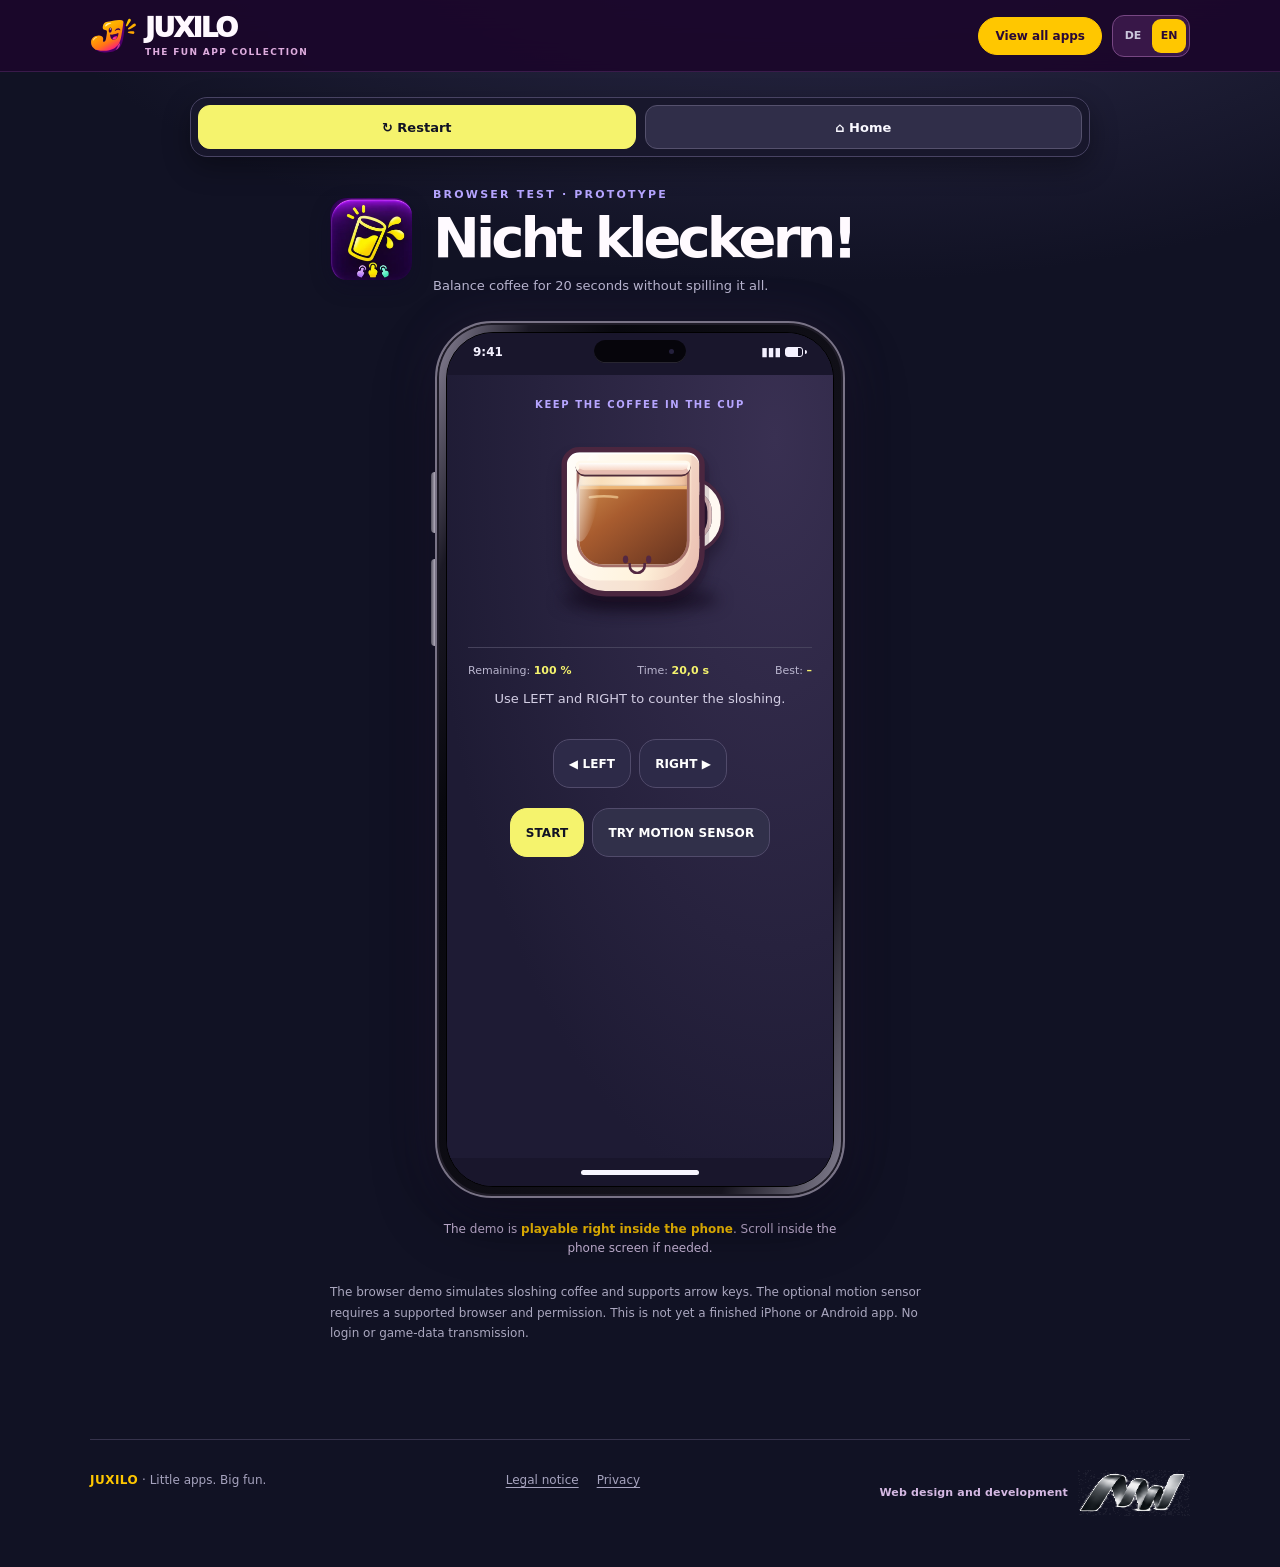
<file: demo/apps/nicht-kleckern/index.html>
<!doctype html>
<!-- Source fingerprint MW-WMA-2026-8d573e4b | Copyright (c) 2026 Michael Wiedeck. All rights reserved. -->
<html lang="de">
<head>
<meta name="source-fingerprint" content="MW-WMA-2026-8d573e4b">
<meta charset="utf-8"><meta name="viewport" content="width=device-width,initial-scale=1,viewport-fit=cover">
<meta name="theme-color" content="#111224"><meta name="robots" content="noindex,nofollow">
<meta name="description" content="Nicht kleckern! – interaktiver Browser-Prototyp aus der JUXILO Spaß-App-Sammlung.">
<title>Nicht kleckern! – JUXILO</title>
<link rel="icon" type="image/webp" href="../../assets/logos/nk05-icon.webp">
<link rel="stylesheet" href="../../assets/mini-apps.css">
<link rel="stylesheet" href="../../assets/juxilo.css">
<link rel="stylesheet" href="../../assets/phone-frames.css">
<link rel="stylesheet" href="../../assets/cartoon-coffee.css">
<link rel="stylesheet" href="../../assets/scroll-ui.css">
</head>
<body data-game="nicht-kleckern">
<header class="header"><div class="wrap header-inner">
    <a class="brand juxilo-brand" href="../../index.html" aria-label="JUXILO Startseite">
      <img src="../../assets/juxilo-jx04-icon.svg" alt="" width="50" height="50">
      <span class="brand-copy"><span class="brand-name">JUXILO</span><span class="brand-suffix">Die Spaß-App-Sammlung</span></span>
    </a>
    <nav class="nav" aria-label="Navigation">
      <a class="nav-accent" href="../../index.html#apps">Alle Apps ansehen</a>
      <div class="mini-lang" role="group" aria-label="Language / Sprache"><button type="button" data-language="de" aria-pressed="true">DE</button><button type="button" data-language="en" aria-pressed="false">EN</button></div>
    </nav>
  </div></header>
<main class="game-shell">
<nav class="game-toolbar" aria-label="Spielsteuerung"><button class="restart-app" id="restart-app" type="button">↻ Neu starten</button><a href="../../index.html">⌂ Zur Startseite</a></nav>
<div class="game-head"><img class="app-logo" src="../../assets/logos/nk05-icon.webp" alt="" width="82" height="82" decoding="async"><div><span class="eyebrow">Browser-Test · Prototyp</span><h1>Nicht kleckern!</h1><p>20 Sekunden Kaffee balancieren, ohne alles zu verschütten.</p></div></div>
<div class="device-demo" aria-label="Interaktive Demo im Smartphone-Rahmen">
<div class="device-phone">
  <div class="device-glass">
    <div class="device-statusbar" aria-hidden="true"><span>9:41</span><span class="device-island"></span><span class="device-signal">▮▮▮ <span class="device-battery"></span></span></div>
    <div class="device-viewport"><section class="game-board" aria-label="Spielbereich">
<div class="tiny">HALTE DEN KAFFEE IN DER TASSE</div><div class="cup-scene" id="cup-scene" role="img" aria-label="Cartoon-Kaffeetasse mit schwappendem Kaffee">
  <div class="cup-shadow" aria-hidden="true"></div>
  <div class="cup-assembly" id="cup" aria-hidden="true">
    <div class="cup-handle"></div>
    <div class="cup-body">
      <div class="cup-inside">
        <svg class="coffee-fluid" viewBox="0 0 100 100" preserveAspectRatio="none" aria-hidden="true">
          <defs>
            <linearGradient id="nk-coffee-fill" x1="0" y1="0" x2="1" y2="1">
              <stop offset="0%" stop-color="#c98648"/>
              <stop offset="35%" stop-color="#a85c2f"/>
              <stop offset="100%" stop-color="#62311f"/>
            </linearGradient>
          </defs>
          <path id="coffee" class="coffee-liquid" fill="url(#nk-coffee-fill)" d="M0 20 L100 20 L100 101 L0 101 Z"/>
          <path id="coffee-foam" class="coffee-foam-line" d="M0 20 L100 20"/>
          <path id="coffee-sheen" class="coffee-sheen-line" d="M8 27 L36 27"/>
        </svg>
      </div>
      <div class="cup-rim"></div>
      <div class="cup-face"><span class="cup-eye"></span><span class="cup-eye"></span><span class="cup-mouth"></span></div>
    </div>
    <svg class="coffee-spill-streams" viewBox="0 0 188 183" aria-hidden="true">
      <path class="coffee-spill-stream coffee-stream-left" d="M22 19 C7 16, 1 35, 8 52 C13 62, 6 80, 12 97"/>
      <path class="coffee-spill-stream coffee-stream-right" d="M151 19 C168 15, 181 35, 175 52 C168 69, 182 84, 178 100"/>
    </svg>
    <span class="coffee-splash coffee-splash-one"></span>
    <span class="coffee-splash coffee-splash-two"></span>
    <span class="coffee-splash coffee-splash-three"></span>
  </div>
</div><div class="game-meta"><span>Übrig: <strong id="level">100 %</strong></span><span>Zeit: <strong id="left">20,0 s</strong></span><span>Bestwert: <strong id="best">–</strong></span></div><div class="game-status" id="status" aria-live="polite">Mit LINKS und RECHTS gegen das Schwappen steuern.</div><div class="game-controls"><button class="btn soft" type="button" data-steer="-1">◀ LINKS</button><button class="btn soft" type="button" data-steer="1">RECHTS ▶</button></div><div class="game-controls"><button class="btn primary" id="main-action" type="button">STARTEN</button><button class="btn" id="sensor-btn" type="button">HANDY-SENSOR TESTEN</button></div>
</section></div>
    <div class="device-home-bar" aria-hidden="true"></div>
  </div>
</div>
<p class="device-demo-tip">Die Demo ist <strong>direkt im Handy spielbar</strong>. Innerhalb des Displays kannst du bei Bedarf scrollen.</p>
</div>
<p class="game-note">Die Browser-Demo simuliert schwappenden Kaffee und unterstützt Pfeiltasten. Der optionale Bewegungssensor funktioniert nur in unterstützten Browsern und bei erteilter Berechtigung. Diese Testversion ist noch keine fertige iPhone- oder Android-App. Sie funktioniert ohne Anmeldung und ohne Datenübertragung durch das Spiel.</p>
</main>
<footer class="footer wrap"><span><strong>JUXILO</strong> · Kleine Apps. Großer Spaß.</span><div class="footer-links"><a href="../../impressum.html">Impressum</a><a href="../../datenschutz.html">Datenschutz</a></div><a class="mw-credit" href="https://wiedeck.de/" target="_blank" rel="noopener noreferrer" aria-label="Webdesign und Entwicklung MW – wiedeck.de"><span class="mw-credit-label">Webdesign und Entwicklung</span><img class="mw-credit-mark" src="../../assets/mw-wave.svg" alt="" width="112" height="46" loading="lazy" decoding="async"></a></footer>
<script src="../../assets/language.js" defer></script>
<script src="../../assets/mini-apps.js" defer></script>
<script src="../../assets/scroll-ui.js" defer></script>
</body></html>
</file>
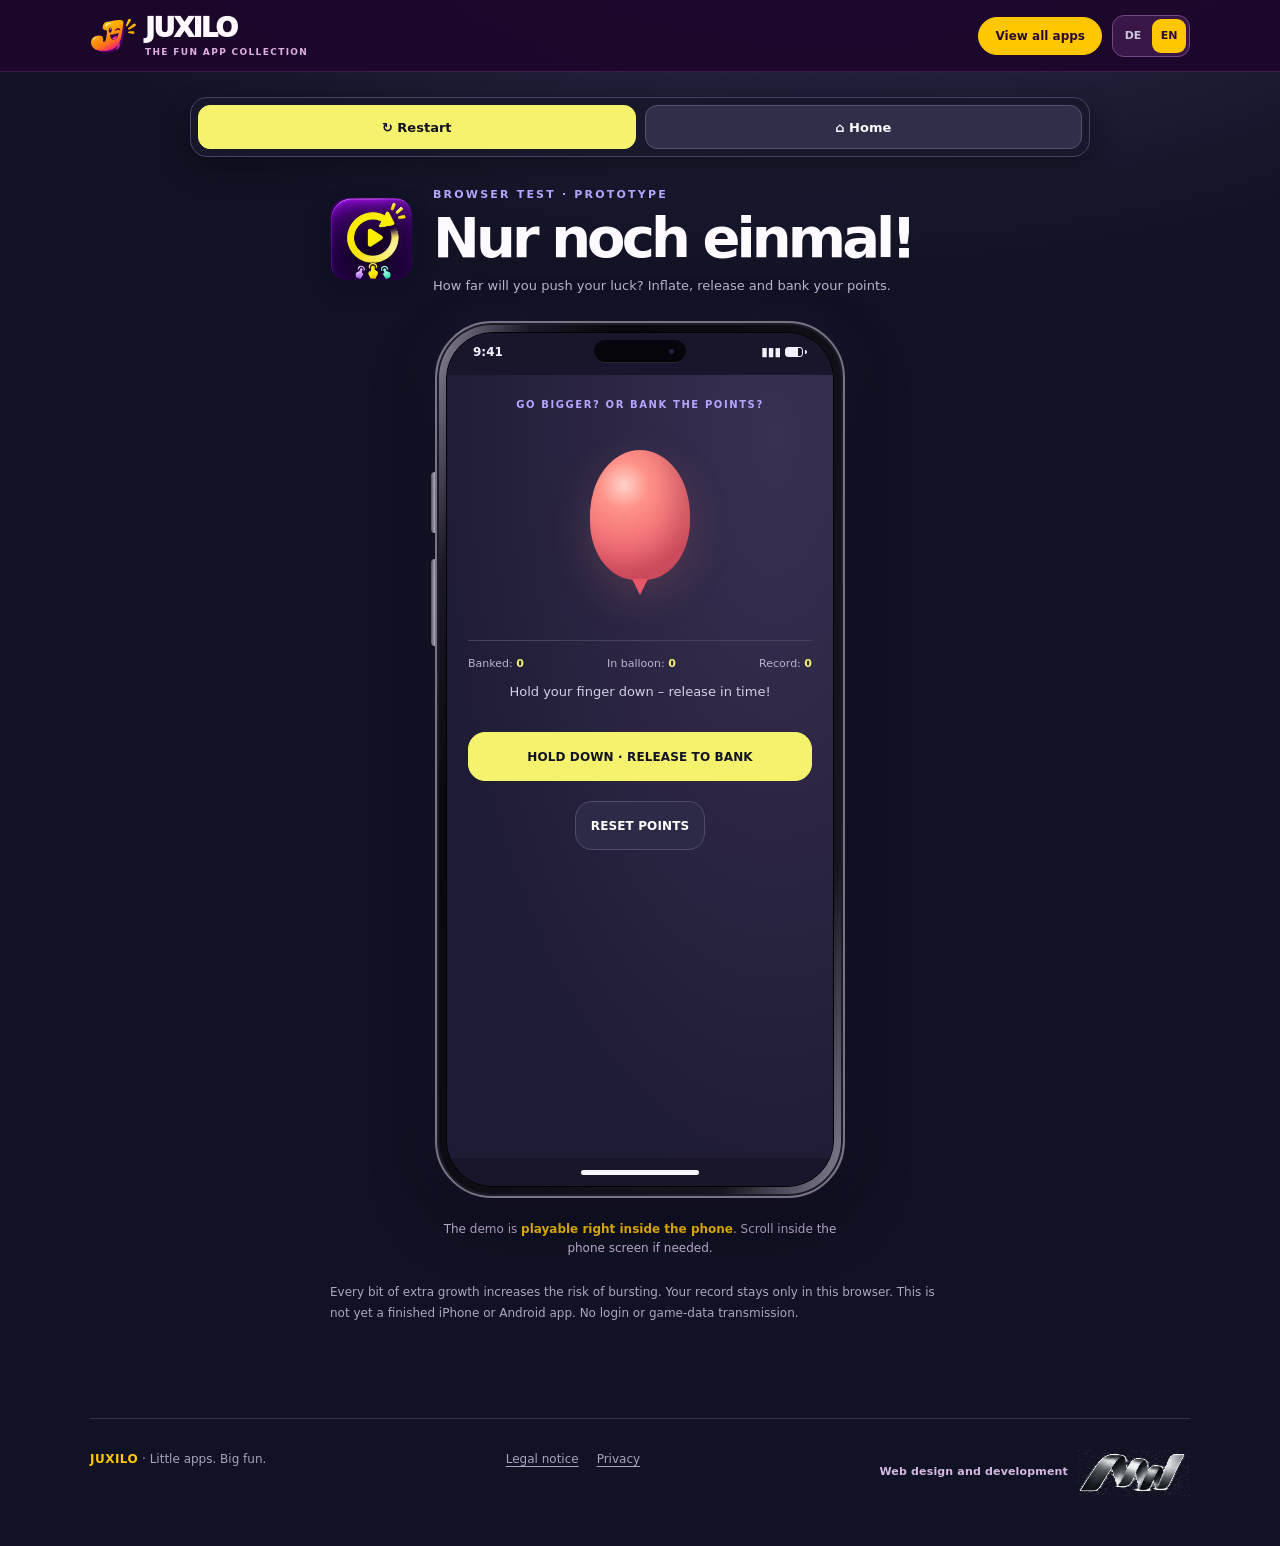
<file: demo/apps/nur-noch-einmal/index.html>
<!doctype html>
<!-- Source fingerprint MW-WMA-2026-8d573e4b | Copyright (c) 2026 Michael Wiedeck. All rights reserved. -->
<html lang="de">
<head>
<meta name="source-fingerprint" content="MW-WMA-2026-8d573e4b">
<meta charset="utf-8"><meta name="viewport" content="width=device-width,initial-scale=1,viewport-fit=cover">
<meta name="theme-color" content="#111224"><meta name="robots" content="noindex,nofollow">
<meta name="description" content="Nur noch einmal! – interaktiver Browser-Prototyp aus der JUXILO Spaß-App-Sammlung.">
<title>Nur noch einmal! – JUXILO</title>
<link rel="icon" type="image/webp" href="../../assets/logos/ne05-icon.webp">
<link rel="stylesheet" href="../../assets/mini-apps.css">
<link rel="stylesheet" href="../../assets/juxilo.css">
<link rel="stylesheet" href="../../assets/phone-frames.css">
<link rel="stylesheet" href="../../assets/scroll-ui.css">
</head>
<body data-game="nur-noch-einmal">
<header class="header"><div class="wrap header-inner">
    <a class="brand juxilo-brand" href="../../index.html" aria-label="JUXILO Startseite">
      <img src="../../assets/juxilo-jx04-icon.svg" alt="" width="50" height="50">
      <span class="brand-copy"><span class="brand-name">JUXILO</span><span class="brand-suffix">Die Spaß-App-Sammlung</span></span>
    </a>
    <nav class="nav" aria-label="Navigation">
      <a class="nav-accent" href="../../index.html#apps">Alle Apps ansehen</a>
      <div class="mini-lang" role="group" aria-label="Language / Sprache"><button type="button" data-language="de" aria-pressed="true">DE</button><button type="button" data-language="en" aria-pressed="false">EN</button></div>
    </nav>
  </div></header>
<main class="game-shell">
<nav class="game-toolbar" aria-label="Spielsteuerung"><button class="restart-app" id="restart-app" type="button">↻ Neu starten</button><a href="../../index.html">⌂ Zur Startseite</a></nav>
<div class="game-head"><img class="app-logo" src="../../assets/logos/ne05-icon.webp" alt="" width="82" height="82" decoding="async"><div><span class="eyebrow">Browser-Test · Prototyp</span><h1>Nur noch einmal!</h1><p>Wie weit traust du dich? Aufpumpen, loslassen, Punkte sichern.</p></div></div>
<div class="device-demo" aria-label="Interaktive Demo im Smartphone-Rahmen">
<div class="device-phone">
  <div class="device-glass">
    <div class="device-statusbar" aria-hidden="true"><span>9:41</span><span class="device-island"></span><span class="device-signal">▮▮▮ <span class="device-battery"></span></span></div>
    <div class="device-viewport"><section class="game-board" aria-label="Spielbereich">
<div class="tiny">NOCH GRÖSSER? ODER LIEBER SICHERN?</div><div class="balloon-scene"><div class="balloon" id="balloon" aria-hidden="true"></div></div><div class="game-meta"><span>Gesichert: <strong id="points">0</strong></span><span>Im Ballon: <strong id="risk">0</strong></span><span>Rekord: <strong id="best">0</strong></span></div><div class="game-status" id="status" aria-live="polite">Finger gedrückt halten – rechtzeitig loslassen!</div><div class="game-controls"><button class="btn primary hold-button" id="hold" type="button">GEDRÜCKT HALTEN · LOSLASSEN = SICHERN</button></div><div class="game-controls"><button class="btn soft" id="reset" type="button">PUNKTE ZURÜCKSETZEN</button></div>
</section></div>
    <div class="device-home-bar" aria-hidden="true"></div>
  </div>
</div>
<p class="device-demo-tip">Die Demo ist <strong>direkt im Handy spielbar</strong>. Innerhalb des Displays kannst du bei Bedarf scrollen.</p>
</div>
<p class="game-note">Bei jedem zusätzlichen Stück Wachstum steigt die zufällige Platzgefahr. Der Rekord bleibt nur in deinem Browser gespeichert. Diese Testversion ist noch keine fertige iPhone- oder Android-App. Sie funktioniert ohne Anmeldung und ohne Datenübertragung durch das Spiel.</p>
</main>
<footer class="footer wrap"><span><strong>JUXILO</strong> · Kleine Apps. Großer Spaß.</span><div class="footer-links"><a href="../../impressum.html">Impressum</a><a href="../../datenschutz.html">Datenschutz</a></div><a class="mw-credit" href="https://wiedeck.de/" target="_blank" rel="noopener noreferrer" aria-label="Webdesign und Entwicklung MW – wiedeck.de"><span class="mw-credit-label">Webdesign und Entwicklung</span><img class="mw-credit-mark" src="../../assets/mw-wave.svg" alt="" width="112" height="46" loading="lazy" decoding="async"></a></footer>
<script src="../../assets/language.js" defer></script>
<script src="../../assets/mini-apps.js" defer></script>
<script src="../../assets/scroll-ui.js" defer></script>
</body></html>
</file>
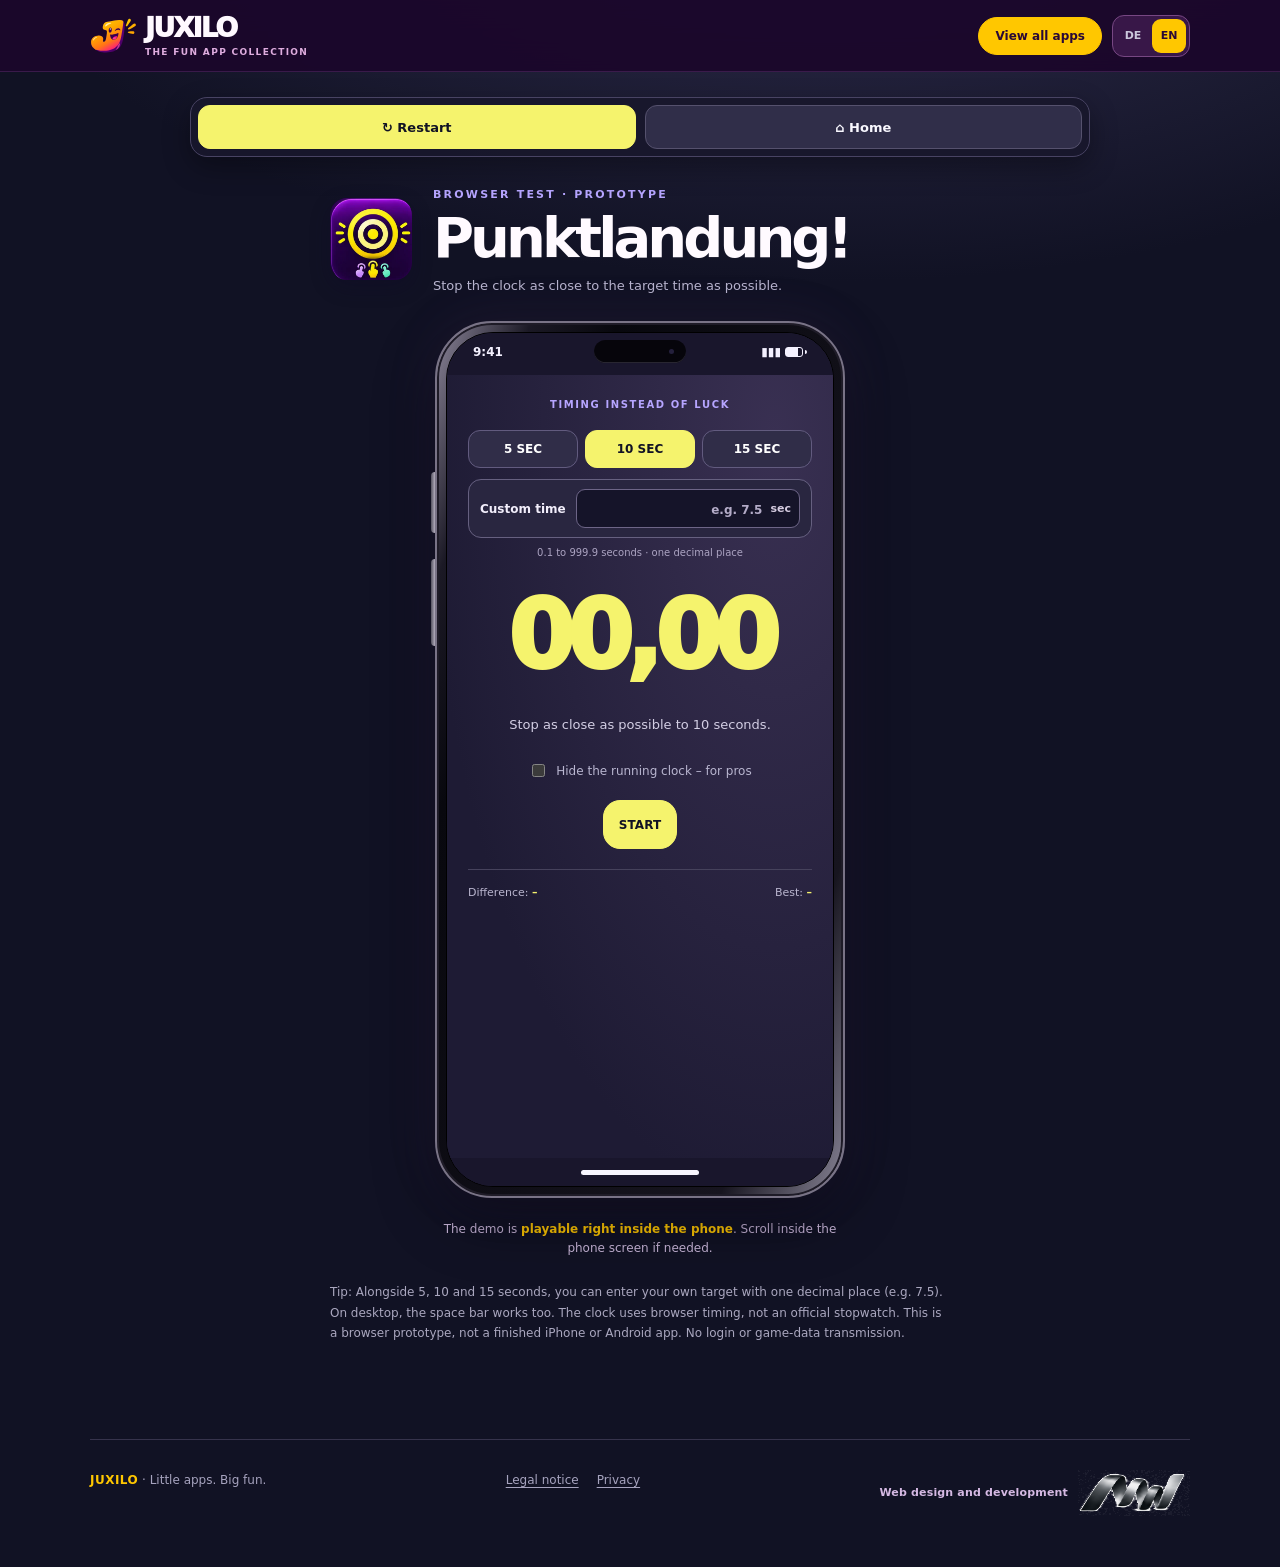
<file: demo/apps/punktlandung/index.html>
<!doctype html>
<!-- Source fingerprint MW-WMA-2026-8d573e4b | Copyright (c) 2026 Michael Wiedeck. All rights reserved. -->
<html lang="de">
<head>
<meta name="source-fingerprint" content="MW-WMA-2026-8d573e4b">
<meta charset="utf-8"><meta name="viewport" content="width=device-width,initial-scale=1,viewport-fit=cover">
<meta name="theme-color" content="#111224"><meta name="robots" content="noindex,nofollow">
<meta name="description" content="Punktlandung! – interaktiver Browser-Prototyp aus der JUXILO Spaß-App-Sammlung.">
<title>Punktlandung! – JUXILO</title>
<link rel="icon" type="image/webp" href="../../assets/logos/pl05-icon.webp">
<link rel="stylesheet" href="../../assets/mini-apps.css">
<link rel="stylesheet" href="../../assets/juxilo.css">
<link rel="stylesheet" href="../../assets/phone-frames.css">
<link rel="stylesheet" href="../../assets/scroll-ui.css">
</head>
<body data-game="punktlandung">
<header class="header"><div class="wrap header-inner">
    <a class="brand juxilo-brand" href="../../index.html" aria-label="JUXILO Startseite">
      <img src="../../assets/juxilo-jx04-icon.svg" alt="" width="50" height="50">
      <span class="brand-copy"><span class="brand-name">JUXILO</span><span class="brand-suffix">Die Spaß-App-Sammlung</span></span>
    </a>
    <nav class="nav" aria-label="Navigation">
      <a class="nav-accent" href="../../index.html#apps">Alle Apps ansehen</a>
      <div class="mini-lang" role="group" aria-label="Language / Sprache"><button type="button" data-language="de" aria-pressed="true">DE</button><button type="button" data-language="en" aria-pressed="false">EN</button></div>
    </nav>
  </div></header>
<main class="game-shell">
<nav class="game-toolbar" aria-label="Spielsteuerung"><button class="restart-app" id="restart-app" type="button">↻ Neu starten</button><a href="../../index.html">⌂ Zur Startseite</a></nav>
<div class="game-head"><img class="app-logo" src="../../assets/logos/pl05-icon.webp" alt="" width="82" height="82" decoding="async"><div><span class="eyebrow">Browser-Test · Prototyp</span><h1>Punktlandung!</h1><p>Stoppe die Uhr so nah wie möglich an der Zielzeit.</p></div></div>
<div class="device-demo" aria-label="Interaktive Demo im Smartphone-Rahmen">
<div class="device-phone">
  <div class="device-glass">
    <div class="device-statusbar" aria-hidden="true"><span>9:41</span><span class="device-island"></span><span class="device-signal">▮▮▮ <span class="device-battery"></span></span></div>
    <div class="device-viewport"><section class="game-board" aria-label="Spielbereich">
<div class="tiny">ZEITGEFÜHL STATT ZUFALL</div>
<div class="game-controls pl-presets" role="group" aria-label="Zielzeit">
  <button type="button" class="choice" data-target="5" aria-pressed="false">5 SEK.</button>
  <button type="button" class="choice active" data-target="10" aria-pressed="true">10 SEK.</button>
  <button type="button" class="choice" data-target="15" aria-pressed="false">15 SEK.</button>
</div>
<div class="pl-custom-target" id="custom-target-row">
  <label for="custom-target" class="pl-custom-label">Eigene Zeit</label>
  <div class="pl-custom-input-wrap">
    <input id="custom-target" type="text" inputmode="decimal" autocomplete="off" spellcheck="false" maxlength="5" placeholder="z. B. 7,5" aria-describedby="custom-target-hint" aria-label="Eigene Zielzeit in Sekunden (eine Nachkommastelle)">
    <span aria-hidden="true" class="pl-custom-unit">Sek.</span>
  </div>
</div>
<p class="pl-target-hint" id="custom-target-hint">0,1 bis 999,9 Sekunden · eine Nachkommastelle</p>
<div class="big-digits" id="clock" aria-live="off">00,00</div><div class="game-status" id="status" aria-live="polite">Stoppe die Zeit möglichst genau bei 10 Sekunden.</div><label class="checkbox-line"><input type="checkbox" id="blind"> Laufende Uhr verbergen – für Profis</label><div class="game-controls"><button class="btn primary" id="main-action" type="button">STARTEN</button></div><div class="game-meta"><span>Abweichung: <strong id="difference">–</strong></span><span>Bestwert: <strong id="best">–</strong></span></div>
</section></div>
    <div class="device-home-bar" aria-hidden="true"></div>
  </div>
</div>
<p class="device-demo-tip">Die Demo ist <strong>direkt im Handy spielbar</strong>. Innerhalb des Displays kannst du bei Bedarf scrollen.</p>
</div>
<p class="game-note">Tipp: Neben 5, 10 und 15 Sekunden kannst du eine eigene Zielzeit auf eine Nachkommastelle eingeben (z. B. 7,5). Auf dem Desktop funktioniert auch die Leertaste. Die Uhr misst mit der Browser-Zeit, nicht mit einem offiziellen Sportzeitmesser. Diese Testversion ist noch keine fertige iPhone- oder Android-App. Sie funktioniert ohne Anmeldung und ohne Datenübertragung durch das Spiel.</p>
</main>
<footer class="footer wrap"><span><strong>JUXILO</strong> · Kleine Apps. Großer Spaß.</span><div class="footer-links"><a href="../../impressum.html">Impressum</a><a href="../../datenschutz.html">Datenschutz</a></div><a class="mw-credit" href="https://wiedeck.de/" target="_blank" rel="noopener noreferrer" aria-label="Webdesign und Entwicklung MW – wiedeck.de"><span class="mw-credit-label">Webdesign und Entwicklung</span><img class="mw-credit-mark" src="../../assets/mw-wave.svg" alt="" width="112" height="46" loading="lazy" decoding="async"></a></footer>
<script src="../../assets/language.js" defer></script>
<script src="../../assets/mini-apps.js" defer></script>
<script src="../../assets/scroll-ui.js" defer></script>
</body></html>
</file>
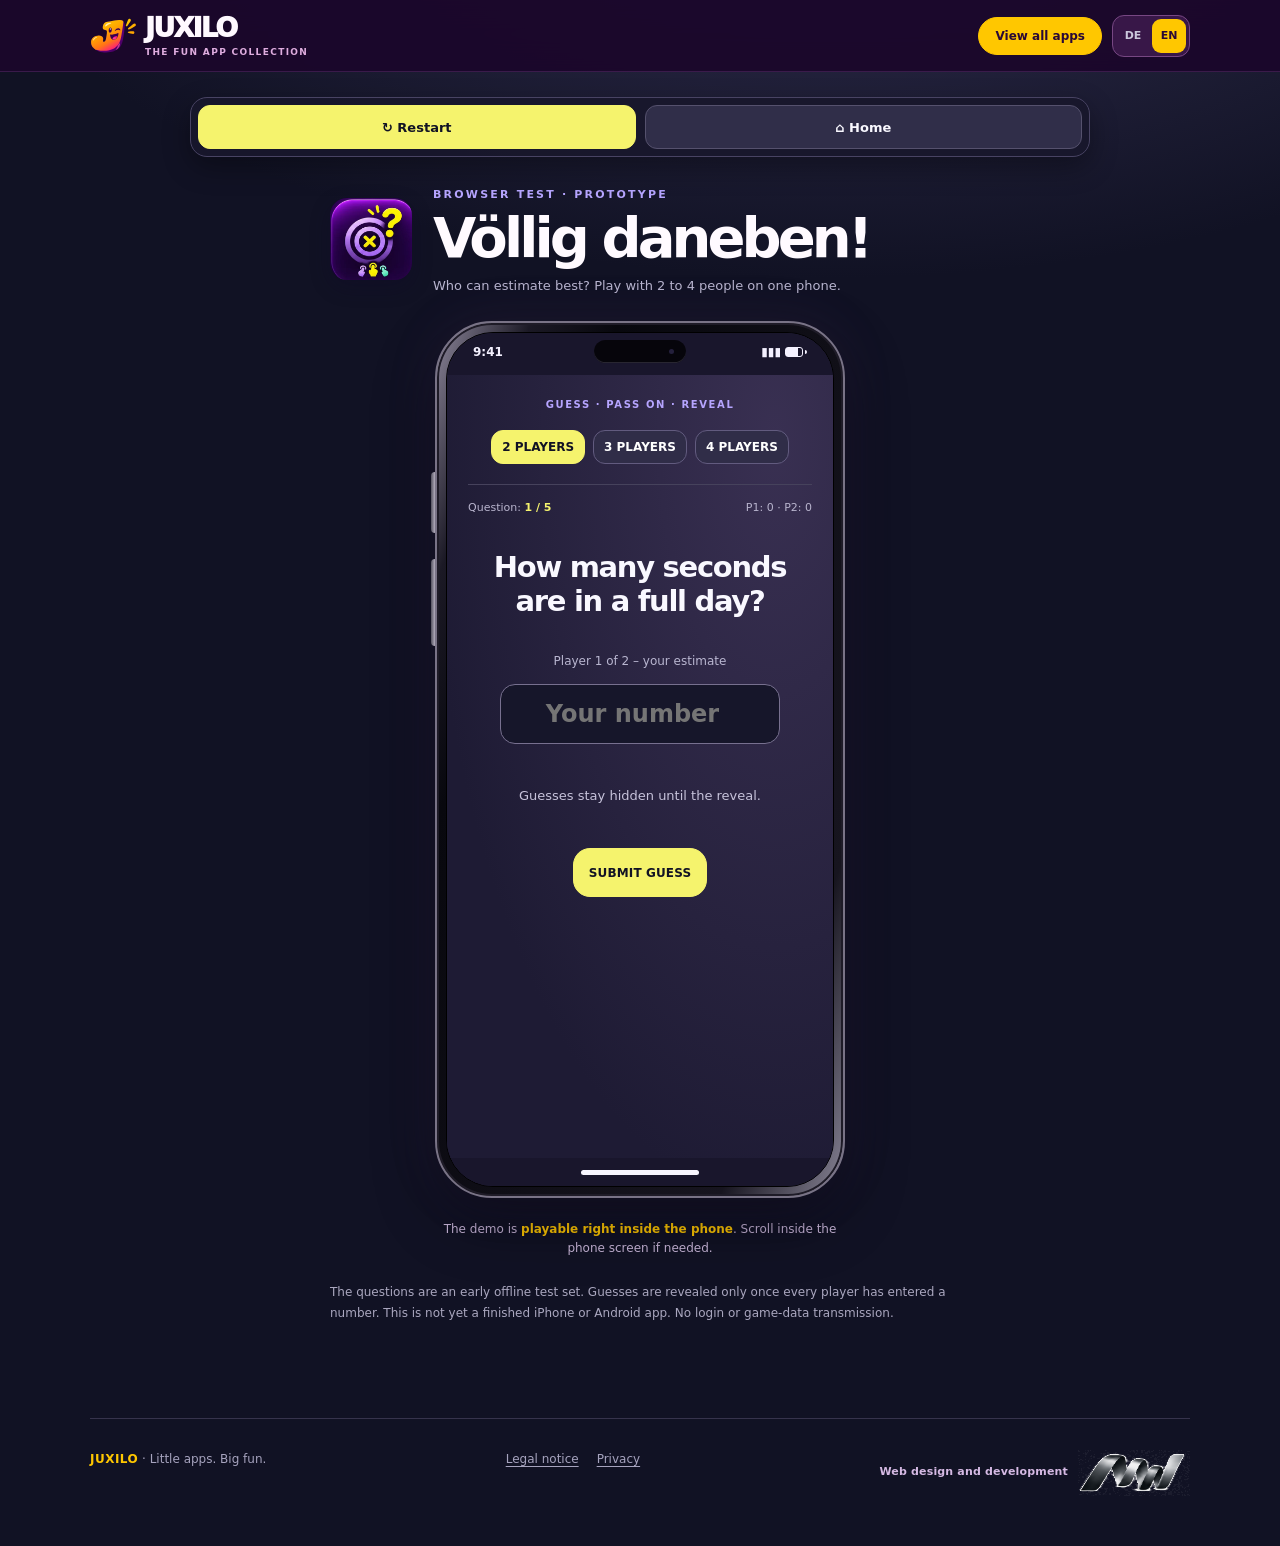
<file: demo/apps/voellig-daneben/index.html>
<!doctype html>
<!-- Source fingerprint MW-WMA-2026-8d573e4b | Copyright (c) 2026 Michael Wiedeck. All rights reserved. -->
<html lang="de">
<head>
<meta name="source-fingerprint" content="MW-WMA-2026-8d573e4b">
<meta charset="utf-8"><meta name="viewport" content="width=device-width,initial-scale=1,viewport-fit=cover">
<meta name="theme-color" content="#111224"><meta name="robots" content="noindex,nofollow">
<meta name="description" content="Völlig daneben! – interaktiver Browser-Prototyp aus der JUXILO Spaß-App-Sammlung.">
<title>Völlig daneben! – JUXILO</title>
<link rel="icon" type="image/webp" href="../../assets/logos/vd05-icon.webp">
<link rel="stylesheet" href="../../assets/mini-apps.css">
<link rel="stylesheet" href="../../assets/juxilo.css">
<link rel="stylesheet" href="../../assets/phone-frames.css">
<link rel="stylesheet" href="../../assets/scroll-ui.css">
</head>
<body data-game="voellig-daneben">
<header class="header"><div class="wrap header-inner">
    <a class="brand juxilo-brand" href="../../index.html" aria-label="JUXILO Startseite">
      <img src="../../assets/juxilo-jx04-icon.svg" alt="" width="50" height="50">
      <span class="brand-copy"><span class="brand-name">JUXILO</span><span class="brand-suffix">Die Spaß-App-Sammlung</span></span>
    </a>
    <nav class="nav" aria-label="Navigation">
      <a class="nav-accent" href="../../index.html#apps">Alle Apps ansehen</a>
      <div class="mini-lang" role="group" aria-label="Language / Sprache"><button type="button" data-language="de" aria-pressed="true">DE</button><button type="button" data-language="en" aria-pressed="false">EN</button></div>
    </nav>
  </div></header>
<main class="game-shell">
<nav class="game-toolbar" aria-label="Spielsteuerung"><button class="restart-app" id="restart-app" type="button">↻ Neu starten</button><a href="../../index.html">⌂ Zur Startseite</a></nav>
<div class="game-head"><img class="app-logo" src="../../assets/logos/vd05-icon.webp" alt="" width="82" height="82" decoding="async"><div><span class="eyebrow">Browser-Test · Prototyp</span><h1>Völlig daneben!</h1><p>Wer schätzt am besten? Spiele mit 2 bis 4 Personen an einem Handy.</p></div></div>
<div class="device-demo" aria-label="Interaktive Demo im Smartphone-Rahmen">
<div class="device-phone">
  <div class="device-glass">
    <div class="device-statusbar" aria-hidden="true"><span>9:41</span><span class="device-island"></span><span class="device-signal">▮▮▮ <span class="device-battery"></span></span></div>
    <div class="device-viewport"><section class="game-board" aria-label="Spielbereich">
<div class="tiny">SCHÄTZEN · WEITERGEBEN · AUFLÖSEN</div><div class="game-controls" role="group" aria-label="Mitspielerzahl"><button type="button" class="choice active" data-players="2">2 PERSONEN</button><button type="button" class="choice" data-players="3">3 PERSONEN</button><button type="button" class="choice" data-players="4">4 PERSONEN</button></div><div class="game-meta"><span>Frage: <strong id="round">1 / 5</strong></span><span id="scores">P1: 0 · P2: 0</span></div><div class="quiz-question" id="question"></div><label class="checkbox-line" id="player-label" for="guess">Person 1 – deine Schätzung</label><input id="guess" class="quiz-input" type="number" inputmode="numeric" step="1" min="0" placeholder="Deine Zahl" aria-label="Deine Schätzung"><div class="quiz-answer" id="reveal" aria-live="polite"></div><div class="game-status quiz-history" id="status" aria-live="polite"></div><div class="game-controls"><button class="btn primary" id="submit-guess" type="button">TIPP ABGEBEN</button><button class="btn primary" id="next" type="button" hidden>NÄCHSTE FRAGE</button></div>
</section></div>
    <div class="device-home-bar" aria-hidden="true"></div>
  </div>
</div>
<p class="device-demo-tip">Die Demo ist <strong>direkt im Handy spielbar</strong>. Innerhalb des Displays kannst du bei Bedarf scrollen.</p>
</div>
<p class="game-note">Die Fragen sind ein erster lokaler Testsatz. Alle Tipps werden erst angezeigt, wenn alle Personen ihre Zahl eingetragen haben. Diese Testversion ist noch keine fertige iPhone- oder Android-App. Sie funktioniert ohne Anmeldung und ohne Datenübertragung durch das Spiel.</p>
</main>
<footer class="footer wrap"><span><strong>JUXILO</strong> · Kleine Apps. Großer Spaß.</span><div class="footer-links"><a href="../../impressum.html">Impressum</a><a href="../../datenschutz.html">Datenschutz</a></div><a class="mw-credit" href="https://wiedeck.de/" target="_blank" rel="noopener noreferrer" aria-label="Webdesign und Entwicklung MW – wiedeck.de"><span class="mw-credit-label">Webdesign und Entwicklung</span><img class="mw-credit-mark" src="../../assets/mw-wave.svg" alt="" width="112" height="46" loading="lazy" decoding="async"></a></footer>
<script src="../../assets/language.js" defer></script>
<script src="../../assets/mini-apps.js" defer></script>
<script src="../../assets/scroll-ui.js" defer></script>
</body></html>
</file>
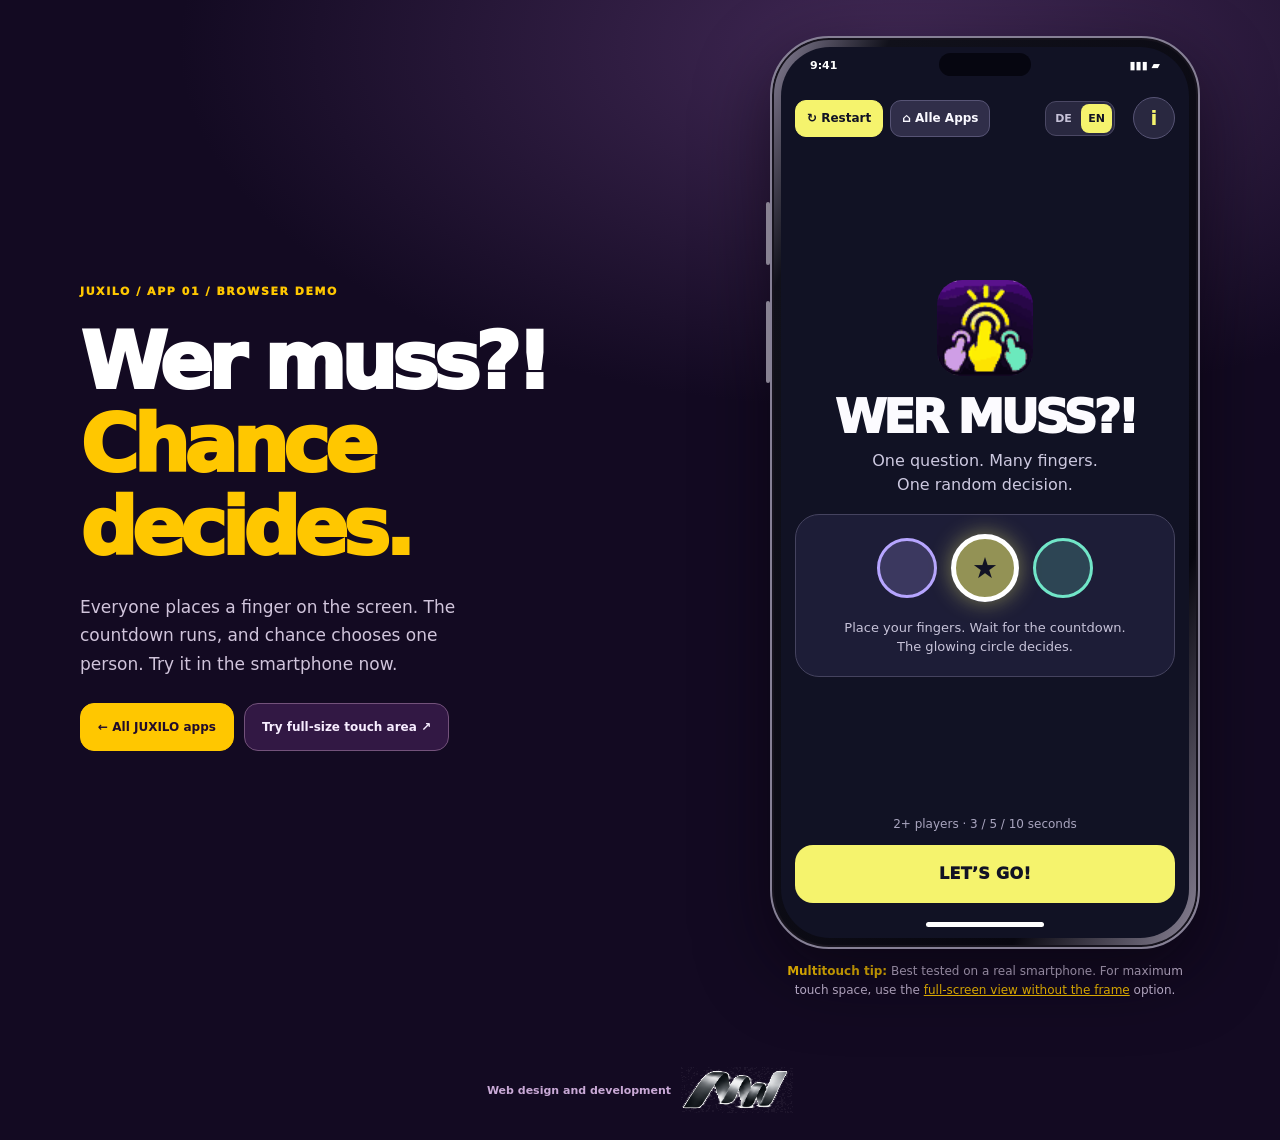
<file: demo/apps/wer-muss/index.html>
<!doctype html>
<!-- Source fingerprint MW-WMA-2026-8d573e4b | Copyright (c) 2026 Michael Wiedeck. All rights reserved. -->
<html lang="de">
<head>
<meta name="source-fingerprint" content="MW-WMA-2026-8d573e4b">
<meta charset="utf-8">
<meta name="viewport" content="width=device-width,initial-scale=1,viewport-fit=cover">
<meta name="theme-color" content="#111224">
<meta name="robots" content="noindex,nofollow">
<meta name="description" content="Wer muss?! – Mini-App-Prototyp mit Multitouch und Zufallsauswahl.">
<title>Wer muss?! — Interaktive Demo</title>
<link rel="icon" type="image/svg+xml" href="../../wm04b-logo.svg">
<style>
:root{--ink:#111224;--panel:#1d1d37;--lemon:#f5f36d;--lavender:#b6a5ff;--mint:#71e6c8;--salmon:#ff9288;--blue:#85b9ff;--muted:#adaac7}
*{box-sizing:border-box}
html{background:var(--ink)}
body{margin:0;min-height:100svh;background:radial-gradient(ellipse 65% 24% at 50% 0%,#282544 0%,transparent 100%),var(--ink);color:#fcfbff;font-family:Inter,ui-sans-serif,system-ui,-apple-system,BlinkMacSystemFont,'Segoe UI',sans-serif;-webkit-font-smoothing:antialiased}
button{font:inherit;cursor:pointer}
button:focus-visible{outline:3px solid var(--lavender);outline-offset:3px}
.app{max-width:550px;margin:0 auto;padding:max(6px,env(safe-area-inset-top)) 8px max(8px,env(safe-area-inset-bottom));display:flex;flex-direction:column;gap:0;height:100svh;height:100dvh;min-height:0}
.bar{display:flex;justify-content:center;align-items:center;gap:12px;margin:0 0 6px;flex-shrink:0}
.brand-icon{width:40px;height:40px;object-fit:contain;border-radius:12px;flex:none}
.wordmark{font-size:23px;font-weight:950;letter-spacing:-.075em}
.bar-tag{font-size:10px;font-weight:850;letter-spacing:.1em;color:var(--lavender);background:#2e2c4b;border-radius:100px;padding:10px 12px;white-space:nowrap}
h1{font-size:clamp(29px,6.3vw,36px);font-weight:950;letter-spacing:-.065em;line-height:1.15;margin:0 0 7px}
.stage{position:relative;background:#1d1d37;border:1px solid #414058;border-radius:29px;flex:1 1 auto;min-height:0;height:auto;overflow:hidden;touch-action:none;user-select:none;-webkit-user-select:none;cursor:crosshair;isolation:isolate}
.stage::before{content:'';position:absolute;inset:0;pointer-events:none;opacity:.8;background:radial-gradient(circle at 90% 16%,#3d3857 2.5px,transparent 3.5px),radial-gradient(circle at 13% 80%,#424065 2.5px,transparent 3.5px),radial-gradient(circle at 21% 25%,#424065 2.5px,transparent 3.5px),radial-gradient(circle at 75% 71%,#424065 2.5px,transparent 3.5px),radial-gradient(circle at 54% 15%,#424065 2.5px,transparent 3.5px)}
.stage-top{position:absolute;left:19px;top:21px;color:#aba8c3;display:flex;align-items:center;gap:8px;font-size:10px;letter-spacing:.12em;font-weight:850;z-index:2;pointer-events:none}
.stage-top::before{content:'';width:8px;height:8px;border-radius:100%;background:var(--mint)}
.stage-bottom{position:absolute;bottom:21px;left:15px;right:15px;text-align:center;font-size:11px;color:#a8a5be;pointer-events:none;z-index:3}
.stage-center{position:absolute;inset:0;display:flex;align-items:center;justify-content:center;flex-direction:column;text-align:center;padding:44px 24px 50px;pointer-events:none;z-index:5}
.stage-center.decided{isolation:isolate}
.stage-center.decided::before{content:"";position:absolute;left:50%;top:50%;transform:translate(-50%,-50%);width:min(92%,390px);height:151px;border-radius:22px;background:rgba(17,18,36,.94);border:1px solid #45445c;box-shadow:0 14px 40px rgba(0,0,0,.2);z-index:-1;pointer-events:none}
.stage-center .overline{color:var(--lavender);font-weight:900;font-size:11px;letter-spacing:.16em;margin:0 0 13px}
.stage-center h2{margin:0;font-size:clamp(30px,8vw,44px);font-weight:950;letter-spacing:-.065em;line-height:1.05}
.stage-center .yellow{color:var(--lemon)}
.stage-center .tip{margin:17px 0 0;color:#c1bfd5;font-size:13px}
.stage-center .count{font-weight:950;font-size:clamp(105px,25vw,130px);color:var(--lemon);line-height:.9;letter-spacing:-.09em}
.stage-center .result{font-size:clamp(40px,11vw,67px);color:var(--lemon)}
.finger{position:absolute;width:88px;height:88px;transform:translate(-50%,-50%);border-radius:100%;z-index:4;pointer-events:none;display:grid;place-items:center;border:3px solid var(--finger-color);background:color-mix(in srgb,var(--finger-color) 22%,transparent);box-shadow:0 0 24px color-mix(in srgb,var(--finger-color) 25%,transparent);transition:width .25s,height .25s,box-shadow .25s,background .25s}
.finger::after{content:'';width:12px;height:12px;background:var(--finger-color);border-radius:100%}
.finger.winner{z-index:10;width:132px;height:132px;border:7px solid #fff;background:color-mix(in srgb,var(--finger-color) 78%,#101124);box-shadow:0 0 0 8px var(--lemon),0 0 0 20px color-mix(in srgb,var(--finger-color) 30%,transparent),0 0 62px 26px var(--finger-color);animation:winner-pop .8s ease-out}
.finger.winner::after{content:'★';background:none;width:auto;height:auto;font-size:57px;font-weight:900;color:#111224;text-shadow:0 1px 0 #fff}
@keyframes winner-pop{0%{scale:.75;filter:brightness(1.7)}60%{scale:1.15;filter:brightness(1.4)}100%{scale:1;filter:brightness(1)}}
.finger.not-winner{opacity:.13;filter:grayscale(1)}
.countdown-options{display:flex;justify-content:center;align-items:center;gap:6px;margin:0 0 6px}
.countdown-label{font-size:12px;color:#bebbd2;margin-right:4px}
.countdown-choice{border:0;border-radius:999px;padding:8px 12px;background:#292840;color:#e5e2f5;font-size:12px;font-weight:800;min-width:50px}
.countdown-choice[aria-pressed="true"]{background:var(--lemon);color:var(--ink)}
.countdown-choice:disabled{opacity:.45;cursor:default}
.action{display:block;flex-shrink:0;min-height:49px;width:100%;background:var(--lemon);color:var(--ink);border:0;border-radius:17px;margin-top:15px;font-size:14px;font-weight:950;letter-spacing:.03em;transition:transform .2s,filter .2s}
.action:hover{filter:brightness(1.05)}.action:active{transform:scale(.985)}
.footer{flex-shrink:0;margin-top:5px;text-align:center;font-size:10px;color:#9693af;line-height:1.5}
.footer .dot{display:inline-block;padding:0 5px;color:var(--lavender)}
@media(max-width:420px){.bar{margin-bottom:6px}.finger{width:88px;height:88px}}
@media(max-height:735px){.bar{margin-bottom:8px}.countdown-options{margin-bottom:7px}.footer{margin-top:6px}.action{margin-top:9px;min-height:48px}}
@media(prefers-reduced-motion:reduce){*,*::before,*::after{transition:none!important;animation:none!important}}

.bar{position:relative}
.go-home{position:absolute;left:0;top:8px;width:38px;height:38px;border:1px solid #575475;border-radius:50%;background:#292840;color:#e9e6fa;font-size:25px;display:grid;place-items:center;text-decoration:none}

.info-open{position:absolute;right:0;top:8px;width:38px;height:38px;border:1px solid #575475;border-radius:50%;background:#292840;color:var(--lemon);font-size:19px;font-weight:900;display:grid;place-items:center}
.info-modal{position:fixed;inset:0;z-index:100;background:rgba(8,8,21,.85);display:flex;justify-content:center;align-items:center;padding:15px}
.info-modal[hidden]{display:none}
.info-card{position:relative;width:min(100%,460px);max-height:90svh;overflow:auto;background:#1d1d37;border:1px solid #55516d;border-radius:22px;padding:22px;color:#f9f8ff;box-shadow:0 22px 90px #0009}
.info-card h2{font-size:25px;letter-spacing:-.04em;margin:0 42px 18px 0}
.info-card h3{color:var(--lemon);font-size:15px;margin:20px 0 7px}
.info-card p,.info-card li{font-size:13px;color:#d0cde0;line-height:1.65}
.info-card ol{padding-left:20px}
.info-card a{color:var(--lemon)}
.info-close{position:absolute;top:14px;right:15px;border:0;background:#32314b;color:white;width:38px;height:38px;border-radius:50%;font-size:20px}
.info-tabs{display:grid;grid-template-columns:repeat(2,1fr);gap:7px}
.info-tabs button{padding:10px 7px;background:#302e49;color:#f8f7ff;border:1px solid #575371;border-radius:11px;font-size:12px;font-weight:750}
.info-tabs button[aria-selected=true]{background:var(--lemon);border-color:var(--lemon);color:var(--ink)}
.info-panel[hidden]{display:none}
.legal-warning{border-left:3px solid var(--salmon);padding:9px 12px;background:#352d3e;border-radius:6px}


/* Full-screen intro for the standalone Wer muss?! browser prototype */
.app[hidden],.welcome[hidden]{display:none}
.welcome{min-height:100svh;height:100dvh;display:flex;flex-direction:column;padding:max(16px,env(safe-area-inset-top)) 20px max(18px,env(safe-area-inset-bottom));max-width:550px;margin:0 auto;text-align:center}
.welcome-top{display:flex;justify-content:flex-end;flex:none;height:44px}
.welcome-info{width:42px;height:42px;border-radius:50%;border:1px solid #575475;background:#292840;color:var(--lemon);font-size:20px;font-weight:900}
.welcome-middle{display:flex;flex-direction:column;align-items:center;justify-content:center;flex:1;min-height:0}
.welcome-icon{width:112px;height:112px;border-radius:25px}
.welcome h1{font-size:clamp(39px,10vw,47px);margin:20px 0 3px;letter-spacing:-.075em}
.welcome-lead{font-size:16px;color:#cdc9e0;line-height:1.5;margin:0}
.welcome-preview{width:100%;background:var(--panel);border:1px solid #45435f;border-radius:24px;padding:19px 12px;margin-top:28px}
.welcome-rings{display:flex;gap:14px;justify-content:center;align-items:center}
.welcome-ring{display:grid;place-items:center;width:60px;height:60px;border:3px solid var(--ring-color);border-radius:50%;background:color-mix(in srgb,var(--ring-color) 20%,transparent)}
.welcome-ring.selected{width:68px;height:68px;border:5px solid white;background:color-mix(in srgb,var(--ring-color) 55%,transparent);box-shadow:0 0 22px color-mix(in srgb,var(--ring-color) 45%,transparent)}
.welcome-ring.selected::after{content:'★';font-size:29px;color:var(--ink)}
.welcome-preview p{font-size:13px;color:#c7c3d9;line-height:1.5;margin:16px 0 0}
.welcome-bottom{flex:none}
.welcome-bottom p{font-size:12px;color:#a9a5bf;margin:0 0 14px}
.welcome-start{width:100%;min-height:58px;border:0;border-radius:18px;background:var(--lemon);color:var(--ink);font-weight:950;letter-spacing:.02em;font-size:16px}
@media(max-height:670px){.welcome-icon{width:92px;height:92px}.welcome h1{margin-top:12px}.welcome-preview{margin-top:15px;padding:12px}.welcome-preview p{margin-top:9px}.welcome-ring{width:50px;height:50px}.welcome-ring.selected{width:58px;height:58px}}

/* Unified navigation for both the welcome screen and live multi-touch game. */
.welcome-top{justify-content:space-between;align-items:center;gap:10px}
.welcome-actions,.game-shortcuts{display:flex;align-items:center;gap:7px}
.welcome-actions a,.welcome-actions button,.game-shortcuts a,.game-shortcuts button{display:grid;place-items:center;min-height:37px;padding:7px 11px;background:#302e49;border:1px solid #575475;border-radius:11px;color:#f9f8ff;font:800 12px Inter,ui-sans-serif,system-ui,sans-serif;text-decoration:none;white-space:nowrap}
.welcome-actions button,.game-shortcuts button{background:var(--lemon);border-color:var(--lemon);color:var(--ink)}
.game-shortcuts{flex-shrink:0;justify-content:center;margin:0 0 6px}
.game-shortcuts a,.game-shortcuts button{flex:1;max-width:210px;min-height:36px}
.welcome-actions a:focus-visible,.welcome-actions button:focus-visible,.game-shortcuts a:focus-visible,.game-shortcuts button:focus-visible,.go-home:focus-visible{outline:3px solid var(--lavender);outline-offset:2px}
@media(max-width:350px){.welcome-actions a,.welcome-actions button,.game-shortcuts a,.game-shortcuts button{padding:6px 7px;font-size:11px}}

/* Shared compact DE/EN selector */
.lang-toggle{display:flex;gap:2px;align-items:center;padding:2px;background:#292840;border:1px solid #4b4864;border-radius:11px;flex:none}
.lang-toggle button{border:0;background:transparent;color:#c6c2d8;border-radius:8px;min-width:31px;min-height:29px;padding:4px;font-size:11px;font-weight:900}
.lang-toggle button[aria-pressed="true"]{color:#111224;background:#f5f36d}
.welcome-top .lang-toggle{margin-left:auto;margin-right:8px}
.bar{justify-content:flex-start;gap:5px}
.bar .go-home,.bar .info-open{position:static;flex:none}
.bar .brand-icon{width:30px;height:30px}
.bar .wordmark{margin-right:auto;font-size:clamp(16px,4.5vw,22px);white-space:nowrap}
.bar .lang-toggle{margin-left:4px}
@media(max-width:365px){.bar .brand-icon{display:none}.bar .wordmark{font-size:17px}.lang-toggle button{min-width:27px}}

</style>
<link rel="stylesheet" href="../../assets/scroll-ui.css">
<link rel="stylesheet" href="../../assets/phone-frames.css">
</head>
<body class="wm-device-page">
<div class="wm-device-layout">
  <div class="wm-device-intro">
    <div class="eyebrow">JUXILO / APP 01 / BROWSER-DEMO</div>
    <h1>Wer muss?!<br><span>Du entscheidest nicht.</span></h1>
    <p>Alle legen einen Finger auf das Display. Der Countdown läuft, und der Zufall wählt eine Person. Jetzt direkt im Smartphone ausprobieren.</p>
    <div class="wm-device-links">
      <a href="../../index.html#apps">← Alle JUXILO-Apps</a>
      <a href="?fullscreen=1">Große Touchfläche testen ↗</a>
    </div>
  </div>
  <div class="wm-phone-shell">
    <div class="wm-phone-outer">
      <div class="wm-phone-screen">
        <div class="wm-phone-status" aria-hidden="true"><span>9:41</span><span>▮▮▮ ▰</span></div>
        <div class="wm-phone-content">
<section class="welcome" id="welcome" aria-labelledby="welcome-title">
  <div class="welcome-top"><nav class="welcome-actions" aria-label="Spielsteuerung"><button type="button" id="welcome-restart">↻ Neu starten</button><a href="../../index.html">⌂ Alle Apps</a></nav><div class="lang-toggle" role="group" aria-label="Language / Sprache"><button type="button" data-language="de" aria-pressed="true">DE</button><button type="button" data-language="en" aria-pressed="false">EN</button></div><button type="button" id="welcome-info" class="welcome-info" aria-label="Anleitung und rechtliche Hinweise">i</button></div>
  <div class="welcome-middle">
    <img class="welcome-icon" src="../../wm04b-logo.svg" alt="Wer muss?! Logo" width="112" height="112">
    <h1 id="welcome-title">WER MUSS?!</h1>
    <p class="welcome-lead">Eine Frage. Viele Finger.<br>Eine zufällige Entscheidung.</p>
    <div class="welcome-preview">
      <div class="welcome-rings" aria-hidden="true">
        <span class="welcome-ring" style="--ring-color:var(--lavender)"></span>
        <span class="welcome-ring selected" style="--ring-color:var(--lemon)"></span>
        <span class="welcome-ring" style="--ring-color:var(--mint)"></span>
      </div>
      <p>Finger auflegen. Countdown abwarten.<br>Der leuchtende Kreis entscheidet.</p>
    </div>
  </div>
  <div class="welcome-bottom">
    <p>Ab 2 Personen · 3 / 5 / 10 Sekunden</p>
    <button type="button" class="welcome-start" id="welcome-start">LOS GEHT’S!</button>
  </div>
</section>
<main class="app" id="app" hidden>
  <header class="bar"><a class="go-home" id="go-home" href="../../index.html" aria-label="Zur JUXILO-Übersicht" title="Zur JUXILO-Übersicht">⌂</a><img class="brand-icon" src="../../wm04b-logo.svg" alt="Wer muss?! Logo" width="53" height="53"><div class="wordmark">WER MUSS?!</div><div class="lang-toggle" role="group" aria-label="Language / Sprache"><button type="button" data-language="de" aria-pressed="true">DE</button><button type="button" data-language="en" aria-pressed="false">EN</button></div><button type="button" class="info-open" id="info-open" aria-label="Info und rechtliche Hinweise">i</button></header>
  <nav class="game-shortcuts" aria-label="Spielsteuerung"><button type="button" id="restart-app">↻ Neu starten</button><a href="../../index.html">⌂ Alle Apps</a></nav>
  <div class="countdown-options" role="group" aria-label="Countdown auswählen">
    <span class="countdown-label">Countdown:</span>
    <button class="countdown-choice" data-seconds="3" aria-pressed="true" type="button">3 s</button>
    <button class="countdown-choice" data-seconds="5" aria-pressed="false" type="button">5 s</button>
    <button class="countdown-choice" data-seconds="10" aria-pressed="false" type="button">10 s</button>
  </div>
  <div class="stage" id="stage" aria-label="Spielfläche: Hier mindestens zwei Finger gleichzeitig auflegen">
    <div class="stage-top" id="stage-top">SPIELFLÄCHE / 0 FINGER</div>
    <div class="stage-center" id="stage-center" aria-live="polite">
      <h2>ALLE FINGER<br><span class="yellow">AUFS DISPLAY!</span></h2>
      <p class="tip">Mindestens zwei Personen</p>
    </div>
    <div class="stage-bottom" id="stage-bottom">Jede Person legt einen Finger auf die Fläche.</div>
    <div id="finger-layer" aria-hidden="true"></div>
  </div>
  <button id="action" class="action" type="button">ALLEIN TESTEN · 4 FINGER</button>
  <div class="footer"><a href="../../index.html" style="color:var(--lemon);font-weight:900;text-decoration:none">← ALLE APPS</a><span class="dot">•</span> Kein Login <span class="dot">•</span> Keine Werbung <span class="dot">•</span> Nur eine Entscheidung</div>
</main>
        </div>
        <div class="wm-phone-home" aria-hidden="true"></div>
      </div>
    </div>
    <p class="wm-device-hint"><strong>Mehrfinger-Tipp:</strong> Am besten direkt auf dem Smartphone ausprobieren. Für die größtmögliche Spielfläche kannst du die <a href="?fullscreen=1" style="color:#ffc700">Vollbildansicht ohne Rahmen</a> nutzen.</p>
  </div>
</div>

<div class="info-modal" id="info-modal" hidden>
  <section class="info-card" role="dialog" aria-modal="true" aria-labelledby="info-title">
    <button class="info-close" type="button" id="info-close" aria-label="Schließen">×</button>
    <h2 id="info-title">Wer muss?! – Infos</h2>
    <div class="info-tabs" role="tablist">
      <button type="button" data-info-tab="help" aria-selected="true">Anleitung</button>
      <button type="button" data-info-tab="legal" aria-selected="false">Impressum</button>
      <button type="button" data-info-tab="privacy" aria-selected="false">Datenschutz</button>
      <button type="button" data-info-tab="about" aria-selected="false">Über die App</button>
    </div>
    <div class="info-panel" data-info-panel="help">
      <h3>So funktioniert's</h3>
      <ol><li>Mindestens zwei Personen legen je einen Finger auf die Spielfläche.</li><li>Alle Finger bleiben während des Countdowns auf dem Display.</li><li>Wähle vor dem Start zwischen 3, 5 oder 10 Sekunden.</li><li>Der hell leuchtende Kreis markiert die zufällig ausgewählte Person.</li><li>Das Ergebnis bleibt bis „Nochmal!“ sichtbar.</li></ol>
      <p>Die mögliche Anzahl gleichzeitig erkannter Finger hängt von deinem Gerät ab. Beim Hinzufügen oder Entfernen eines Fingers während des Countdowns beginnt dieser erneut.</p>
    </div>
    <div class="info-panel" data-info-panel="legal" hidden>
      <h3>Impressum</h3>
      <p><strong>Michael Wiedeck</strong><br>Hauptstr. 129<br>15366 Neuenhagen bei Berlin<br>Telefon: <a href="tel:+491723064328">+49 (172) 3064328</a><br>E-Mail: <a href="mailto:michael@wiedeck.de">michael@wiedeck.de</a></p>
      <p><a href="../../impressum.html" target="_blank" rel="noopener noreferrer">Vollständiges Impressum öffnen</a></p>
    </div>
    <div class="info-panel" data-info-panel="privacy" hidden>
      <h3>Datenschutzhinweise</h3>
      <p>Die Auswahl erfolgt lokal auf diesem Gerät. Berührungspunkte werden für die Spielrunde verarbeitet und bei einem Neustart verworfen. Es gibt keinen Login, keine Werbung und kein Analyse-Tracking der Spielseiten. Der Hostinganbieter verarbeitet die für die Auslieferung technisch notwendigen Verbindungsdaten.</p>
      <p><a href="../../datenschutz.html" target="_blank" rel="noopener noreferrer">Vollständige Datenschutzhinweise öffnen</a></p>
    </div>
    <div class="info-panel" data-info-panel="about" hidden>
      <h3>Über Wer muss?!</h3>
      <p>Eine kleine Zufalls-App für die ganz großen Fragen. Ohne Anmeldung und ohne Werbung: Finger drauf, Countdown abwarten und schauen, wen es trifft.</p>
      <p>Version: Prototyp v0.2 · Logo WM04b</p>
    </div>
  </section>
</div>
<footer class="wm-credit-footer"><a class="mw-credit" href="https://wiedeck.de/" target="_blank" rel="noopener noreferrer" aria-label="Webdesign und Entwicklung MW – wiedeck.de"><span class="mw-credit-label">Webdesign und Entwicklung</span><img class="mw-credit-mark" src="../../assets/mw-wave.svg" alt="" width="112" height="46" loading="lazy" decoding="async"></a></footer>

<script>
  // An actual phone needs its full touchscreen for multiple fingers.
  // Keep the decorative phone mockup on desktop; ?mockup=1 can preview it on mobile.
  const wmParams = new URLSearchParams(window.location.search);
  const wmRealPhone = window.matchMedia('(max-width: 600px) and (pointer: coarse)').matches;
  if (wmParams.get('fullscreen') === '1' || (wmRealPhone && wmParams.get('mockup') !== '1')) {
    document.body.classList.add('wm-fullscreen');
  }
</script>
<script>
(() => {
  'use strict';
  const stage = document.getElementById('stage');
  const stageTop = document.getElementById('stage-top');
  const stageCenter = document.getElementById('stage-center');
  const stageBottom = document.getElementById('stage-bottom');
  const layer = document.getElementById('finger-layer');
  const action = document.getElementById('action');
  const palette = ['#f5f36d', '#b6a5ff', '#ff9288', '#71e6c8', '#85b9ff'];
  const points = new Map();
  let nextColor = 0;
  let startedAt = null;
  let timer = null;
  let winner = null;
  let demo = false;
  let duration = 3000;
  const countdownChoices = [...document.querySelectorAll('[data-seconds]')];

  const translations = {
  "Webdesign und Entwicklung": "Web design and development",
  "↻ Neu starten": "↻ Restart",
  "⌂ Startseite": "⌂ Home",
  "Eine Frage. Viele Finger.": "One question. Many fingers.",
  "Eine zufällige Entscheidung.": "One random decision.",
  "Finger auflegen. Countdown abwarten.": "Place your fingers. Wait for the countdown.",
  "Der leuchtende Kreis entscheidet.": "The glowing circle decides.",
  "Ab 2 Personen · 3 / 5 / 10 Sekunden": "2+ players · 3 / 5 / 10 seconds",
  "LOS GEHT’S!": "LET’S GO!",
  "Countdown:": "Countdown:",
  "ALLE FINGER": "ALL FINGERS",
  "AUFS DISPLAY!": "ON THE SCREEN!",
  "Mindestens zwei Personen": "At least two players",
  "Jede Person legt einen Finger auf die Fläche.": "Everyone places one finger on the screen.",
  "ALLEIN TESTEN · 4 FINGER": "TRY SOLO · 4 FINGERS",
  "← ALLE APPS": "← ALL APPS",
  "Kein Login": "No login",
  "Keine Werbung": "No ads",
  "Nur eine Entscheidung": "Just one decision",
  "Wer muss?! – Infos": "Wer muss?! – Info",
  "Anleitung": "How to play",
  "Impressum": "Legal notice",
  "Datenschutz": "Privacy",
  "Über die App": "About",
  "So funktioniert's": "How it works",
  "Mindestens zwei Personen legen je einen Finger auf die Spielfläche.": "At least two players each place one finger on the play area.",
  "Alle Finger bleiben während des Countdowns auf dem Display.": "Keep all fingers on the screen during the countdown.",
  "Wähle vor dem Start zwischen 3, 5 oder 10 Sekunden.": "Choose a 3, 5 or 10-second countdown before starting.",
  "Der hell leuchtende Kreis markiert die zufällig ausgewählte Person.": "The brightly glowing circle marks the randomly selected person.",
  "Das Ergebnis bleibt bis „Nochmal!“ sichtbar.": "The result stays visible until you tap “Again!”.",
  "Die mögliche Anzahl gleichzeitig erkannter Finger hängt von deinem Gerät ab. Beim Hinzufügen oder Entfernen eines Fingers während des Countdowns beginnt dieser erneut.": "The number of simultaneously recognized fingers depends on your device. Adding or removing a finger restarts the countdown.",
  "Vollständiges Impressum öffnen": "Open full legal notice",
  "Datenschutzhinweise": "Privacy notice",
  "Die Auswahl erfolgt lokal auf diesem Gerät. Berührungspunkte werden für die Spielrunde verarbeitet und bei einem Neustart verworfen. Es gibt keinen Login, keine Werbung und kein Analyse-Tracking der Spielseiten. Der Hostinganbieter verarbeitet die für die Auslieferung technisch notwendigen Verbindungsdaten.": "Selection happens locally on this device. Touch positions are processed for the round and discarded when it is restarted. There is no login, advertising or analytics tracking on the game pages. The hosting provider processes technical connection data required to deliver this website.",
  "Vollständige Datenschutzhinweise öffnen": "Open full privacy notice",
  "Über Wer muss?!": "About Wer muss?!",
  "Eine kleine Zufalls-App für die ganz großen Fragen. Ohne Anmeldung und ohne Werbung: Finger drauf, Countdown abwarten und schauen, wen es trifft.": "A small random-picker app for big decisions. No account, no ads: place your fingers, wait for the countdown and see who gets picked.",
  "Version: Prototyp v0.2 · Logo WM04b": "Version: Prototype v0.4 · Logo WM04b",
  "Zur Wer-muss-Startseite": "Back to Wer muss?! home",
  "Anleitung und rechtliche Hinweise": "Instructions and legal information",
  "Info und rechtliche Hinweise": "Info and legal notices",
  "Schließen": "Close",
  "Spielsteuerung": "Game controls",
  "Countdown auswählen": "Choose countdown",
  "JUXILO / APP 01 / BROWSER-DEMO": "JUXILO / APP 01 / BROWSER DEMO",
  "Du entscheidest nicht.": "Chance decides.",
  "Alle legen einen Finger auf das Display. Der Countdown läuft, und der Zufall wählt eine Person. Jetzt direkt im Smartphone ausprobieren.": "Everyone places a finger on the screen. The countdown runs, and chance chooses one person. Try it in the smartphone now.",
  "← Alle JUXILO-Apps": "← All JUXILO apps",
  "Große Touchfläche testen ↗": "Try full-size touch area ↗",
  "Mehrfinger-Tipp:": "Multitouch tip:",
  "Am besten direkt auf dem Smartphone ausprobieren. Für die größtmögliche Spielfläche kannst du die": "Best tested on a real smartphone. For maximum touch space, use the",
  "Vollbildansicht ohne Rahmen": "full-screen view without the frame",
  "nutzen.": "option."
};
  const originalTextNodes = new WeakMap();
  let language = (() => {
    try {
      const saved = localStorage.getItem('wer_muss_language');
      if (saved === 'de' || saved === 'en') return saved;
    } catch (_) {}
    return navigator.language.toLowerCase().startsWith('de') ? 'de' : 'en';
  })();
  const t = (de, en) => language === 'en' ? en : de;
  function translateStaticText() {
    const walker = document.createTreeWalker(document.body, NodeFilter.SHOW_TEXT);
    for (let node = walker.nextNode(); node; node = walker.nextNode()) {
      if (node.parentElement?.closest('script,style')) continue;
      let original = originalTextNodes.get(node);
      if (original === undefined) {
        original = node.nodeValue;
        originalTextNodes.set(node, original);
      }
      const plain = original.trim();
      const translated = translations[plain];
      if (translated !== undefined) {
        node.nodeValue = language === 'en'
          ? original.replace(plain, translated)
          : original;
      }
    }
    for (const element of document.querySelectorAll('[aria-label],[title]')) {
      for (const attribute of ['aria-label', 'title']) {
        const sourceKey = 'langSource' + attribute.replace(/[^a-z]/gi, '');
        const original = element.dataset[sourceKey] ?? element.getAttribute(attribute);
        if (!original) continue;
        element.dataset[sourceKey] = original;
        const translated = translations[original];
        if (translated) element.setAttribute(attribute, language === 'en' ? translated : original);
      }
    }
    document.documentElement.lang = language;
    document.querySelectorAll('[data-language]').forEach(button => {
      button.setAttribute('aria-pressed', String(button.dataset.language === language));
    });
  }
  function setLanguage(next) {
    if (next !== 'de' && next !== 'en') return;
    language = next;
    try { localStorage.setItem('wer_muss_language', language); } catch (_) {}
    translateStaticText();
    render();
  }
  document.querySelectorAll('[data-language]').forEach(button => {
    button.addEventListener('click', () => setLanguage(button.dataset.language));
  });


  function randomIndex(size) {
    if (globalThis.crypto && crypto.getRandomValues) {
      const max = 0x100000000;
      const limit = Math.floor(max / size) * size;
      const buff = new Uint32Array(1);
      do { crypto.getRandomValues(buff); } while (buff[0] >= limit);
      return buff[0] % size;
    }
    return Math.floor(Math.random() * size);
  }

  function stopTimer() {
    if (timer !== null) clearInterval(timer);
    timer = null;
    startedAt = null;
  }

  function renderFingers() {
    layer.replaceChildren();
    for (const [id, finger] of points) {
      const el = document.createElement('div');
      el.className = 'finger' + (id === winner ? ' winner' : (winner !== null ? ' not-winner' : ''));
      el.style.setProperty('--finger-color', finger.color);
      el.style.left = finger.x + 'px';
      el.style.top = finger.y + 'px';
      el.dataset.id = String(id);
      layer.appendChild(el);
    }
  }

  function render(remaining = duration) {
    stageTop.textContent = `${t('SPIELFLÄCHE', 'PLAY AREA')} / ${points.size} ${t('FINGER', 'FINGERS')}`;
    countdownChoices.forEach(button => { button.disabled = points.size > 0; });
    stageCenter.classList.toggle('decided', winner !== null);
    if (winner !== null) {
      stageCenter.innerHTML = `<div class="overline">${t('DAS LOS HAT ENTSCHIEDEN', 'THE DRAW HAS DECIDED')}</div><h2 class="result">${t('DU MUSST!', 'YOU’RE IT!')}</h2><p class="tip">${t('Der leuchtende Kreis zeigt, wer dran ist.', 'The glowing circle marks the chosen person.')}</p>`;
      stageBottom.textContent = t('Der hell markierte Finger muss! Das Ergebnis bleibt bis „Nochmal!“ sichtbar.', 'The highlighted finger is it! Visible until “Again!”.');
      action.textContent = t('NOCHMAL! ↻', 'AGAIN! ↻');
    } else if (points.size >= 2) {
      stageCenter.innerHTML = `<div class="overline">${t('NICHT LOSLASSEN', 'KEEP HOLDING')}</div><div class="count">${Math.ceil(remaining / 1000)}</div>`;
      stageBottom.textContent = t('Finger drauflassen, sonst beginnt die Zeit neu.', 'Keep holding, or the countdown restarts.');
      action.textContent = t('ABBRECHEN / NEU STARTEN', 'CANCEL / START OVER');
    } else {
      stageCenter.innerHTML = `<h2>${t('ALLE FINGER', 'ALL FINGERS')}<br><span class="yellow">${t('AUFS DISPLAY!', 'ON THE SCREEN!')}</span></h2><p class="tip">${t('Mindestens zwei Personen', 'At least two players')}</p>`;
      stageBottom.textContent = t('Jede Person legt einen Finger auf die Fläche.', 'Everyone places one finger on the screen.');
      action.textContent = t('ALLEIN TESTEN · 4 FINGER', 'TRY SOLO · 4 FINGERS');
    }
    renderFingers();
  }

  function tick() {
    if (points.size < 2 || winner !== null || startedAt === null) return;
    const remaining = Math.max(0, duration - (performance.now() - startedAt));
    if (remaining === 0) {
      const ids = [...points.keys()];
      winner = ids[randomIndex(ids.length)];
      stopTimer();
      if (navigator.vibrate) navigator.vibrate([70, 30, 110]);
      render(0);
    } else {
      render(remaining);
    }
  }

  function restartCountdown() {
    stopTimer();
    if (points.size >= 2 && winner === null) {
      startedAt = performance.now();
      timer = setInterval(tick, 45);
    }
    render();
  }

  function reset() {
    stopTimer();
    points.clear();
    winner = null;
    demo = false;
    nextColor = 0;
    render();
  }

  function location(event) {
    const r = stage.getBoundingClientRect();
    return {
      x: Math.min(r.width - 45, Math.max(45, event.clientX - r.left)),
      y: Math.min(r.height - 45, Math.max(45, event.clientY - r.top)),
    };
  }

  stage.addEventListener('pointerdown', e => {
    if (demo || winner !== null || points.has(e.pointerId)) return;
    e.preventDefault();
    try { stage.setPointerCapture(e.pointerId); } catch (_) {}
    const p = location(e);
    points.set(e.pointerId, {...p, color: palette[nextColor++ % palette.length]});
    restartCountdown();
  });
  stage.addEventListener('pointermove', e => {
    if (winner !== null || !points.has(e.pointerId) || demo) return;
    const p = location(e);
    const old = points.get(e.pointerId);
    points.set(e.pointerId, {...old, ...p});
    renderFingers();
  });
  function pointerFinished(e) {
    if (winner !== null || demo || !points.has(e.pointerId)) return;
    points.delete(e.pointerId);
    restartCountdown();
  }
  stage.addEventListener('pointerup', pointerFinished);
  stage.addEventListener('pointercancel', pointerFinished);
  window.addEventListener('blur', () => { if (winner === null && !demo) reset(); });
  document.addEventListener('visibilitychange', () => { if (document.hidden && winner === null) reset(); });
  action.addEventListener('click', () => {
    if (winner !== null || points.size > 0) { reset(); return; }
    demo = true;
    const w = stage.clientWidth, h = stage.clientHeight;
    [
      [.26, .33], [.73, .32], [.27, .73], [.72, .70]
    ].forEach(([x,y], idx) => {
      points.set(-idx - 1, {x:x*w, y:y*h, color:palette[idx]});
    });
    restartCountdown();
  });
  countdownChoices.forEach(button => {
    button.addEventListener('click', () => {
      if (points.size > 0) return;
      duration = Number(button.dataset.seconds) * 1000;
      countdownChoices.forEach(choice =>
        choice.setAttribute('aria-pressed', String(choice === button)));
      render();
    });
  });

  const infoModal = document.getElementById('info-modal');
  const infoOpen = document.getElementById('info-open');
  const infoClose = document.getElementById('info-close');
  const infoTabs = [...document.querySelectorAll('[data-info-tab]')];
  const welcomeInfo = document.getElementById('welcome-info');
  welcomeInfo.addEventListener('click', () => { infoModal.hidden = false; infoClose.focus(); });
  infoOpen.addEventListener('click', () => {
    if (points.size > 0 && winner === null) return;
    infoModal.hidden = false;
    infoClose.focus();
  });
  function closeInfo() { infoModal.hidden = true; (welcome.hidden ? infoOpen : welcomeInfo).focus(); }
  infoClose.addEventListener('click', closeInfo);
  infoModal.addEventListener('click', e => { if (e.target === infoModal) closeInfo(); });
  document.addEventListener('keydown', e => {
    if (e.key === 'Escape' && !infoModal.hidden) closeInfo();
  });
  infoTabs.forEach(tab => tab.addEventListener('click', () => {
    infoTabs.forEach(item => item.setAttribute('aria-selected', String(item === tab)));
    document.querySelectorAll('[data-info-panel]').forEach(panel => {
      panel.hidden = panel.dataset.infoPanel !== tab.dataset.infoTab;
    });
  }));
  const welcome = document.getElementById('welcome');
  const app = document.getElementById('app');
  const showGame = () => {
    welcome.hidden = true;
    app.hidden = false;
    render();
  };
  document.getElementById('welcome-start').addEventListener('click', showGame);
  document.getElementById('restart-app').addEventListener('click', () => window.location.reload());
  document.getElementById('welcome-restart').addEventListener('click', () => window.location.reload());
  translateStaticText();
  render();
})();
</script>
<script src="../../assets/scroll-ui.js" defer></script>
</body>
</html>
</file>
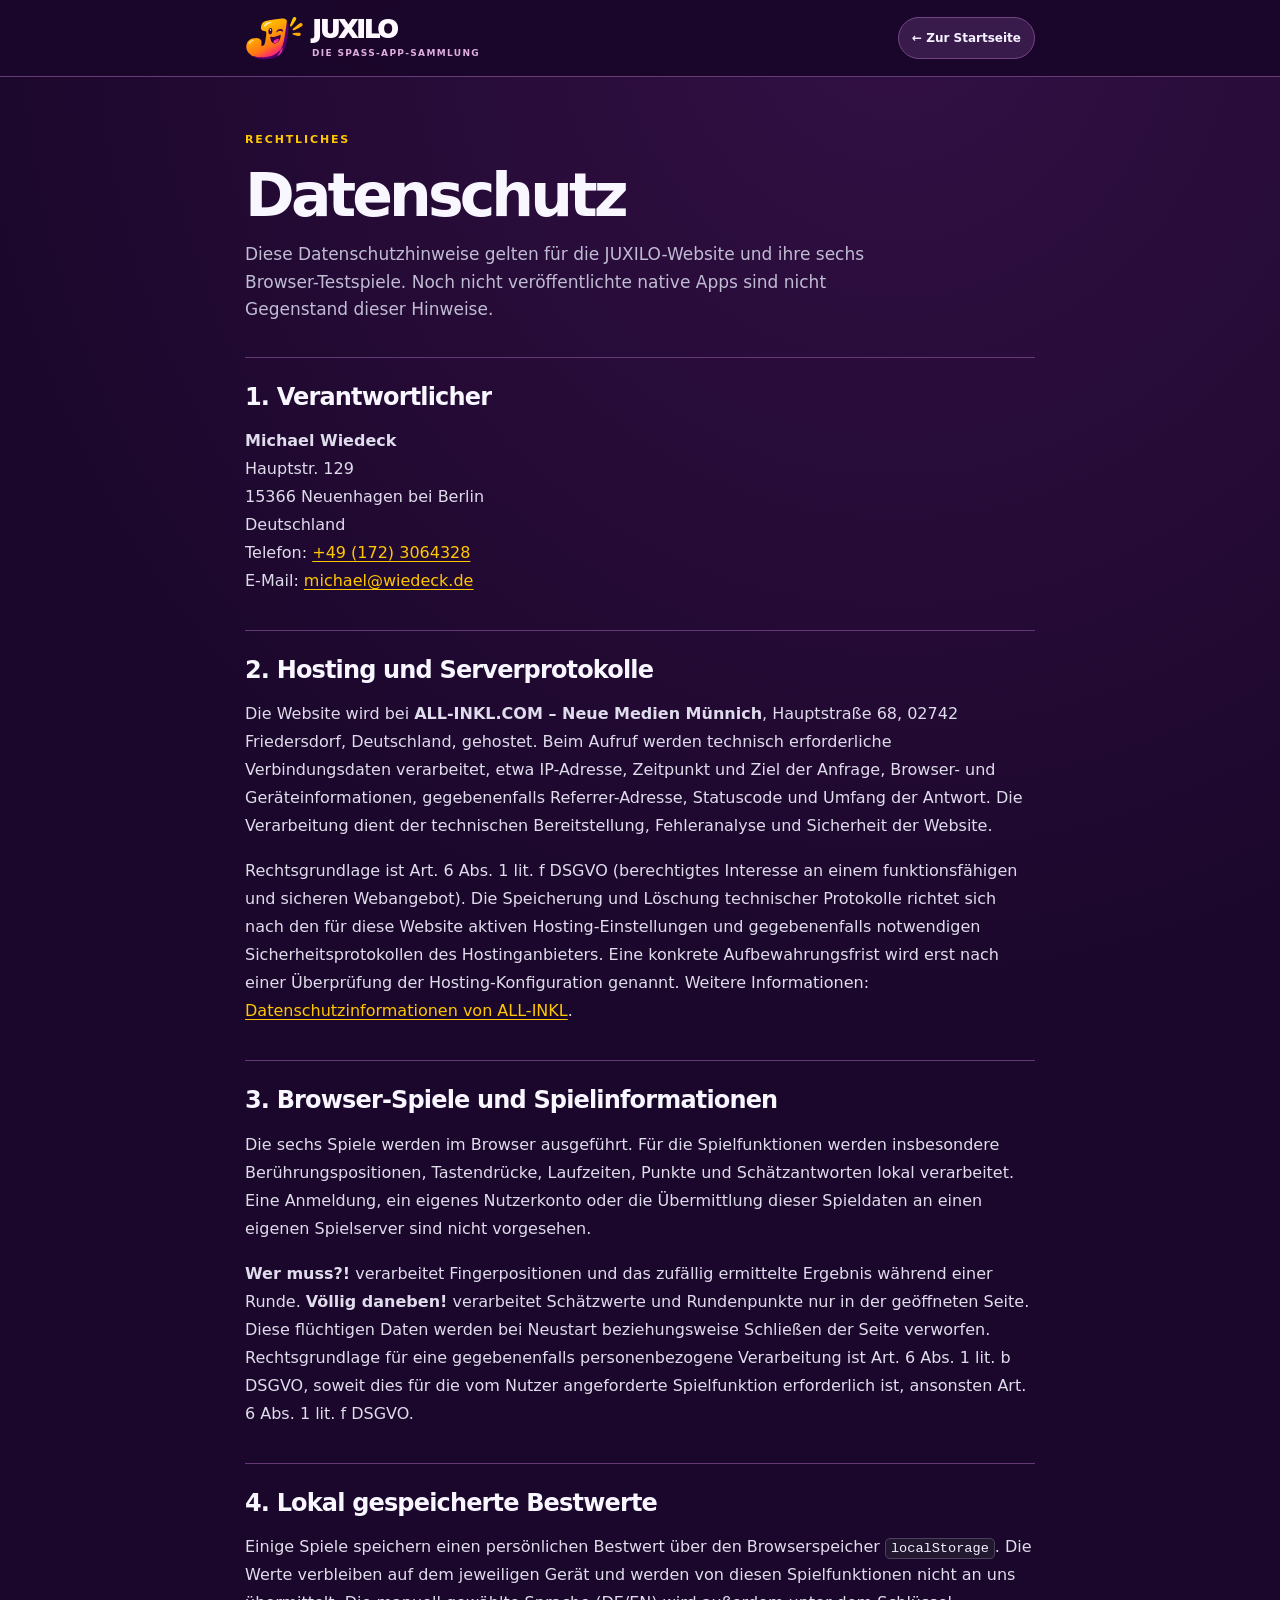
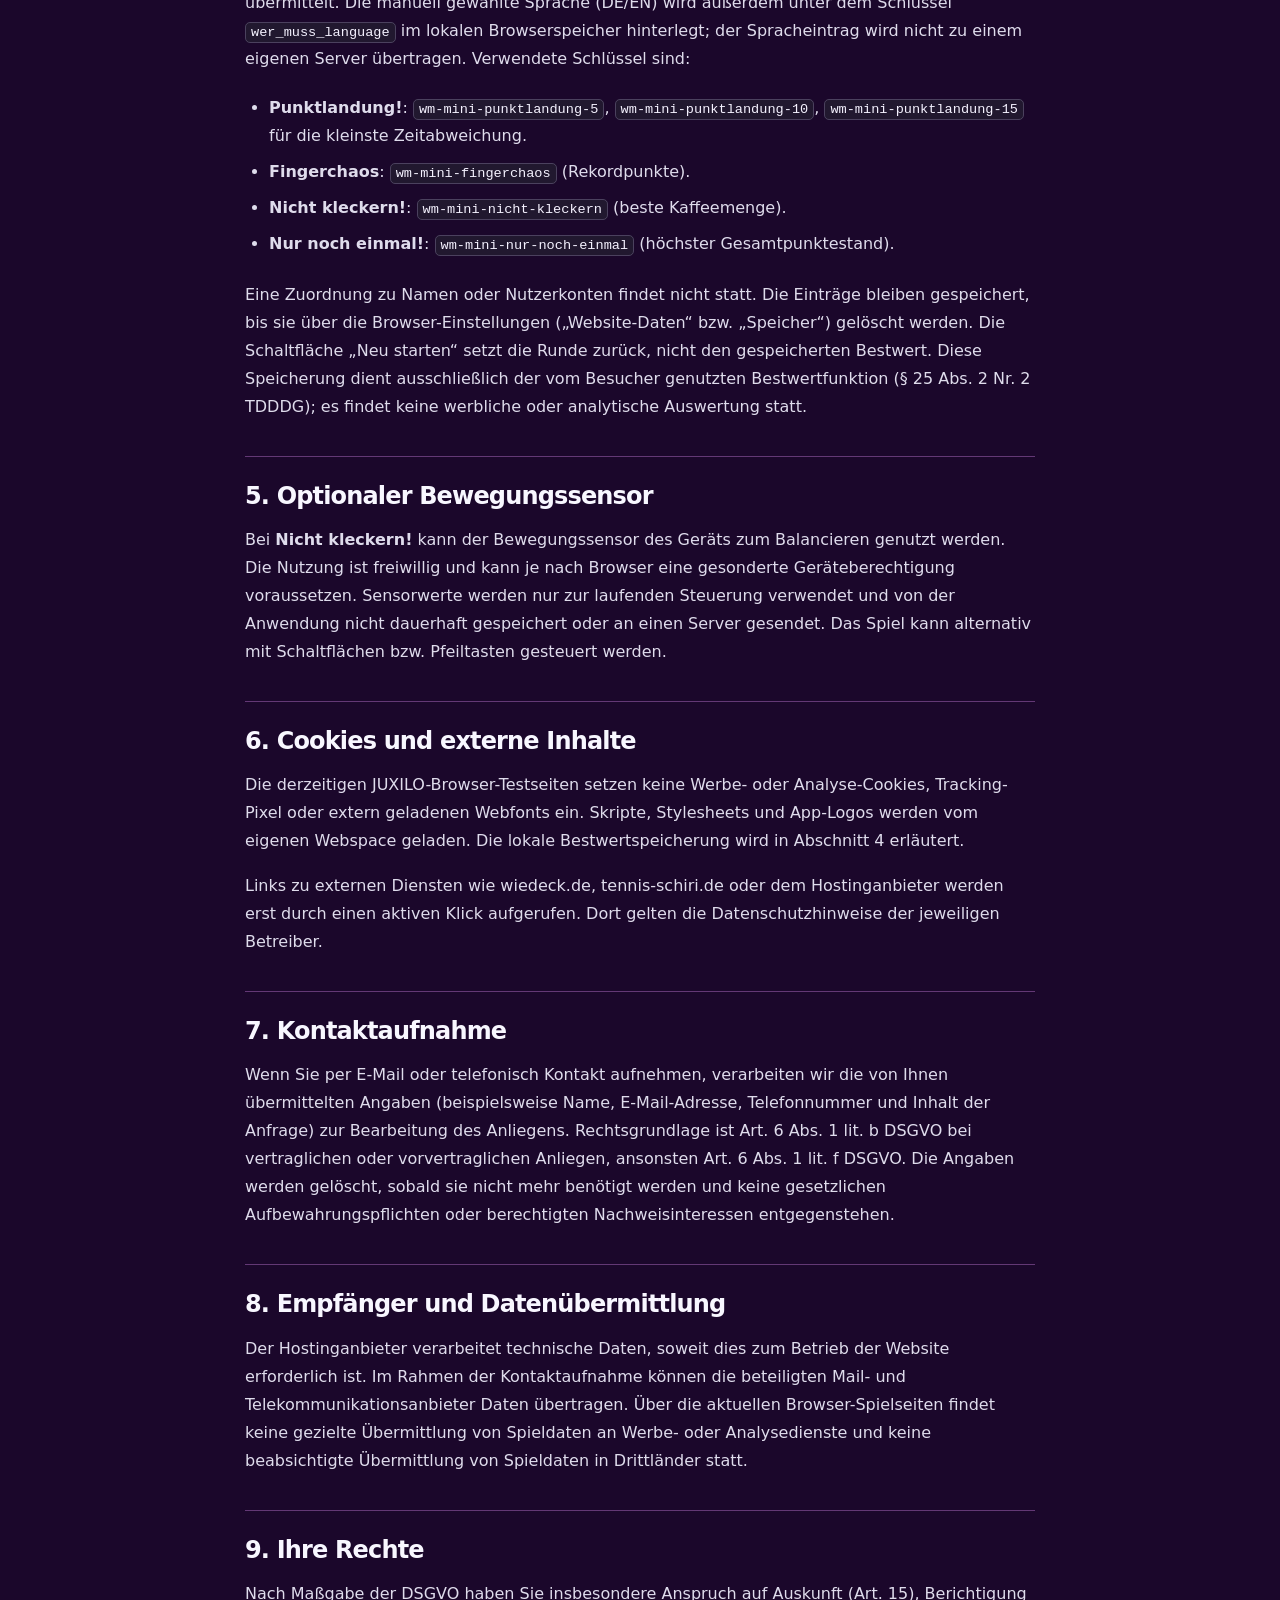
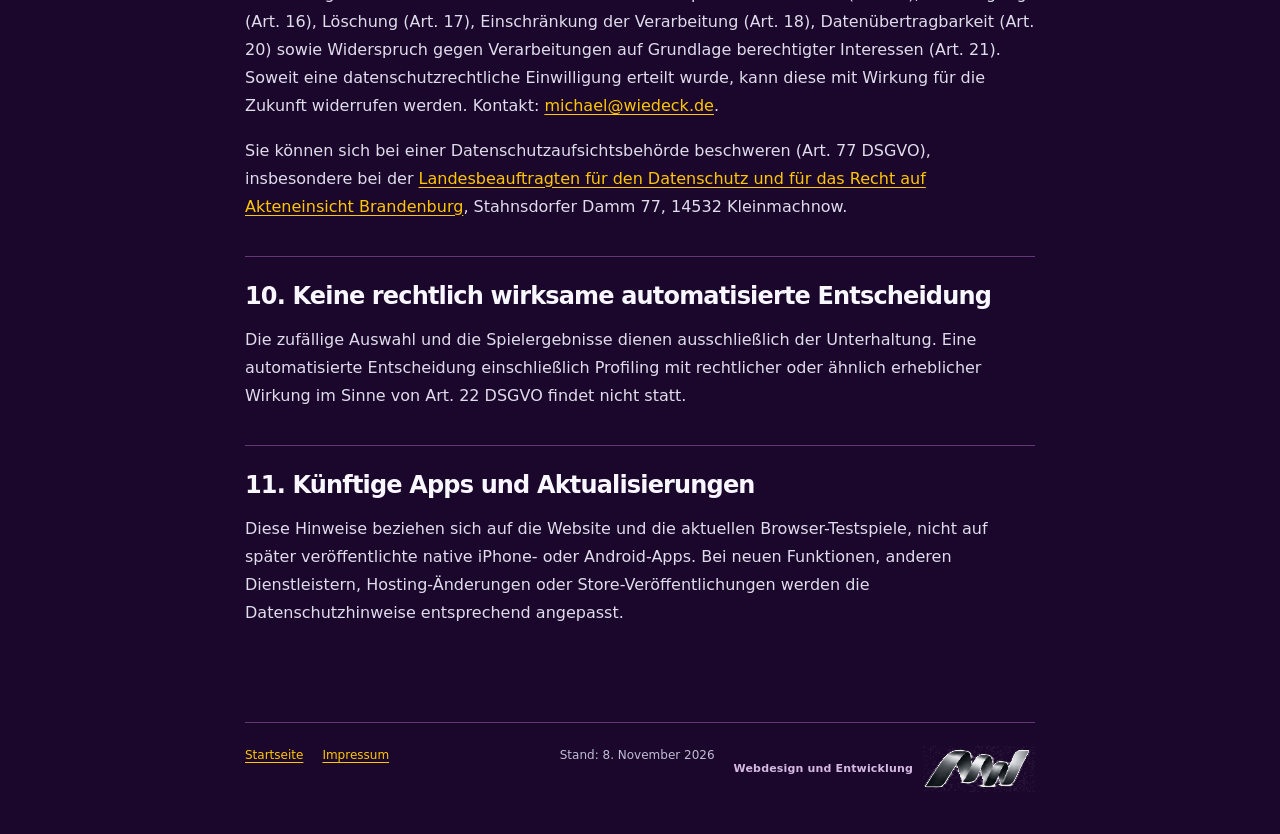
<file: demo/datenschutz.html>
<!doctype html>
<!-- Source fingerprint MW-WMA-2026-8d573e4b | Copyright (c) 2026 Michael Wiedeck. All rights reserved. --><html lang="de"><head>
<meta name="source-fingerprint" content="MW-WMA-2026-8d573e4b"><meta charset="utf-8"><meta name="viewport" content="width=device-width,initial-scale=1"><meta name="theme-color" content="#111224">
<meta name="robots" content="noindex,nofollow"><meta name="description" content="Datenschutz für JUXILO und seine sechs Browser-Testspiele."><title>Datenschutz – JUXILO</title><link rel="icon" type="image/svg+xml" href="./assets/juxilo-jx04-app-icon.svg"><link rel="stylesheet" href="./assets/legal.css"><link rel="stylesheet" href="./assets/juxilo.css"><link rel="stylesheet" href="./assets/scroll-ui.css">
</head><body class="juxilo-legal"><header class="header"><div class="wrap header-inner"><a class="brand juxilo-brand" href="./index.html" aria-label="JUXILO Startseite"><img src="./assets/juxilo-jx04-icon.svg" width="50" height="50" alt=""><span class="brand-copy"><strong class="brand-name">JUXILO</strong><small class="brand-suffix">Die Spaß-App-Sammlung</small></span></a><a class="back" href="./index.html">← Zur Startseite</a></div></header><main class="wrap"><div class="eyebrow">RECHTLICHES</div><h1>Datenschutz</h1><p class="intro">Diese Datenschutzhinweise gelten für die JUXILO-Website und ihre sechs Browser-Testspiele. Noch nicht veröffentlichte native Apps sind nicht Gegenstand dieser Hinweise.</p><section><h2>1. Verantwortlicher</h2><p><strong>Michael Wiedeck</strong><br>Hauptstr. 129<br>15366 Neuenhagen bei Berlin<br>Deutschland<br>Telefon: <a href="tel:+491723064328">+49 (172) 3064328</a><br>E-Mail: <a href="mailto:michael@wiedeck.de">michael@wiedeck.de</a></p></section><section><h2>2. Hosting und Serverprotokolle</h2><p>Die Website wird bei <strong>ALL-INKL.COM – Neue Medien Münnich</strong>, Hauptstraße 68, 02742 Friedersdorf, Deutschland, gehostet. Beim Aufruf werden technisch erforderliche Verbindungsdaten verarbeitet, etwa IP-Adresse, Zeitpunkt und Ziel der Anfrage, Browser- und Geräteinformationen, gegebenenfalls Referrer-Adresse, Statuscode und Umfang der Antwort. Die Verarbeitung dient der technischen Bereitstellung, Fehleranalyse und Sicherheit der Website.</p><p>Rechtsgrundlage ist Art. 6 Abs. 1 lit. f DSGVO (berechtigtes Interesse an einem funktionsfähigen und sicheren Webangebot). Die Speicherung und Löschung technischer Protokolle richtet sich nach den für diese Website aktiven Hosting-Einstellungen und gegebenenfalls notwendigen Sicherheitsprotokollen des Hostinganbieters. Eine konkrete Aufbewahrungsfrist wird erst nach einer Überprüfung der Hosting-Konfiguration genannt. Weitere Informationen: <a href="https://all-inkl.com/datenschutzinformationen/" target="_blank" rel="noopener noreferrer">Datenschutzinformationen von ALL-INKL</a>.</p></section><section><h2>3. Browser-Spiele und Spielinformationen</h2><p>Die sechs Spiele werden im Browser ausgeführt. Für die Spielfunktionen werden insbesondere Berührungspositionen, Tastendrücke, Laufzeiten, Punkte und Schätzantworten lokal verarbeitet. Eine Anmeldung, ein eigenes Nutzerkonto oder die Übermittlung dieser Spieldaten an einen eigenen Spielserver sind nicht vorgesehen.</p><p><strong>Wer muss?!</strong> verarbeitet Fingerpositionen und das zufällig ermittelte Ergebnis während einer Runde. <strong>Völlig daneben!</strong> verarbeitet Schätzwerte und Rundenpunkte nur in der geöffneten Seite. Diese flüchtigen Daten werden bei Neustart beziehungsweise Schließen der Seite verworfen. Rechtsgrundlage für eine gegebenenfalls personenbezogene Verarbeitung ist Art. 6 Abs. 1 lit. b DSGVO, soweit dies für die vom Nutzer angeforderte Spielfunktion erforderlich ist, ansonsten Art. 6 Abs. 1 lit. f DSGVO.</p></section><section><h2>4. Lokal gespeicherte Bestwerte</h2><p>Einige Spiele speichern einen persönlichen Bestwert über den Browserspeicher <code>localStorage</code>. Die Werte verbleiben auf dem jeweiligen Gerät und werden von diesen Spielfunktionen nicht an uns übermittelt. Die manuell gewählte Sprache (DE/EN) wird außerdem unter dem Schlüssel <code>wer_muss_language</code> im lokalen Browserspeicher hinterlegt; der Spracheintrag wird nicht zu einem eigenen Server übertragen. Verwendete Schlüssel sind:</p><ul><li><strong>Punktlandung!</strong>: <code>wm-mini-punktlandung-5</code>, <code>wm-mini-punktlandung-10</code>, <code>wm-mini-punktlandung-15</code> für die kleinste Zeitabweichung.</li><li><strong>Fingerchaos</strong>: <code>wm-mini-fingerchaos</code> (Rekordpunkte).</li><li><strong>Nicht kleckern!</strong>: <code>wm-mini-nicht-kleckern</code> (beste Kaffeemenge).</li><li><strong>Nur noch einmal!</strong>: <code>wm-mini-nur-noch-einmal</code> (höchster Gesamtpunktestand).</li></ul><p>Eine Zuordnung zu Namen oder Nutzerkonten findet nicht statt. Die Einträge bleiben gespeichert, bis sie über die Browser-Einstellungen („Website-Daten“ bzw. „Speicher“) gelöscht werden. Die Schaltfläche „Neu starten“ setzt die Runde zurück, nicht den gespeicherten Bestwert. Diese Speicherung dient ausschließlich der vom Besucher genutzten Bestwertfunktion (§ 25 Abs. 2 Nr. 2 TDDDG); es findet keine werbliche oder analytische Auswertung statt.</p></section><section><h2>5. Optionaler Bewegungssensor</h2><p>Bei <strong>Nicht kleckern!</strong> kann der Bewegungssensor des Geräts zum Balancieren genutzt werden. Die Nutzung ist freiwillig und kann je nach Browser eine gesonderte Geräteberechtigung voraussetzen. Sensorwerte werden nur zur laufenden Steuerung verwendet und von der Anwendung nicht dauerhaft gespeichert oder an einen Server gesendet. Das Spiel kann alternativ mit Schaltflächen bzw. Pfeiltasten gesteuert werden.</p></section><section><h2>6. Cookies und externe Inhalte</h2><p>Die derzeitigen JUXILO-Browser-Testseiten setzen keine Werbe- oder Analyse-Cookies, Tracking-Pixel oder extern geladenen Webfonts ein. Skripte, Stylesheets und App-Logos werden vom eigenen Webspace geladen. Die lokale Bestwertspeicherung wird in Abschnitt 4 erläutert.</p><p>Links zu externen Diensten wie wiedeck.de, tennis-schiri.de oder dem Hostinganbieter werden erst durch einen aktiven Klick aufgerufen. Dort gelten die Datenschutzhinweise der jeweiligen Betreiber.</p></section><section><h2>7. Kontaktaufnahme</h2><p>Wenn Sie per E-Mail oder telefonisch Kontakt aufnehmen, verarbeiten wir die von Ihnen übermittelten Angaben (beispielsweise Name, E-Mail-Adresse, Telefonnummer und Inhalt der Anfrage) zur Bearbeitung des Anliegens. Rechtsgrundlage ist Art. 6 Abs. 1 lit. b DSGVO bei vertraglichen oder vorvertraglichen Anliegen, ansonsten Art. 6 Abs. 1 lit. f DSGVO. Die Angaben werden gelöscht, sobald sie nicht mehr benötigt werden und keine gesetzlichen Aufbewahrungspflichten oder berechtigten Nachweisinteressen entgegenstehen.</p></section><section><h2>8. Empfänger und Datenübermittlung</h2><p>Der Hostinganbieter verarbeitet technische Daten, soweit dies zum Betrieb der Website erforderlich ist. Im Rahmen der Kontaktaufnahme können die beteiligten Mail- und Telekommunikationsanbieter Daten übertragen. Über die aktuellen Browser-Spielseiten findet keine gezielte Übermittlung von Spieldaten an Werbe- oder Analysedienste und keine beabsichtigte Übermittlung von Spieldaten in Drittländer statt.</p></section><section><h2>9. Ihre Rechte</h2><p>Nach Maßgabe der DSGVO haben Sie insbesondere Anspruch auf Auskunft (Art. 15), Berichtigung (Art. 16), Löschung (Art. 17), Einschränkung der Verarbeitung (Art. 18), Datenübertragbarkeit (Art. 20) sowie Widerspruch gegen Verarbeitungen auf Grundlage berechtigter Interessen (Art. 21). Soweit eine datenschutzrechtliche Einwilligung erteilt wurde, kann diese mit Wirkung für die Zukunft widerrufen werden. Kontakt: <a href="mailto:michael@wiedeck.de">michael@wiedeck.de</a>.</p><p>Sie können sich bei einer Datenschutzaufsichtsbehörde beschweren (Art. 77 DSGVO), insbesondere bei der <a href="https://www.lda.brandenburg.de/" target="_blank" rel="noopener noreferrer">Landesbeauftragten für den Datenschutz und für das Recht auf Akteneinsicht Brandenburg</a>, Stahnsdorfer Damm 77, 14532 Kleinmachnow.</p></section><section><h2>10. Keine rechtlich wirksame automatisierte Entscheidung</h2><p>Die zufällige Auswahl und die Spielergebnisse dienen ausschließlich der Unterhaltung. Eine automatisierte Entscheidung einschließlich Profiling mit rechtlicher oder ähnlich erheblicher Wirkung im Sinne von Art. 22 DSGVO findet nicht statt.</p></section><section><h2>11. Künftige Apps und Aktualisierungen</h2><p>Diese Hinweise beziehen sich auf die Website und die aktuellen Browser-Testspiele, nicht auf später veröffentlichte native iPhone- oder Android-Apps. Bei neuen Funktionen, anderen Dienstleistern, Hosting-Änderungen oder Store-Veröffentlichungen werden die Datenschutzhinweise entsprechend angepasst.</p></section></main><footer class="footer wrap"><a href="./index.html">Startseite</a><a href="./impressum.html">Impressum</a><span>Stand: 8. November 2026</span><a class="mw-credit" href="https://wiedeck.de/" target="_blank" rel="noopener noreferrer" aria-label="Webdesign und Entwicklung MW – wiedeck.de"><span class="mw-credit-label">Webdesign und Entwicklung</span><img class="mw-credit-mark" src="./assets/mw-wave.svg" alt="" width="112" height="46" loading="lazy" decoding="async"></a></footer><script src="./assets/scroll-ui.js" defer></script>
</body></html>
</file>
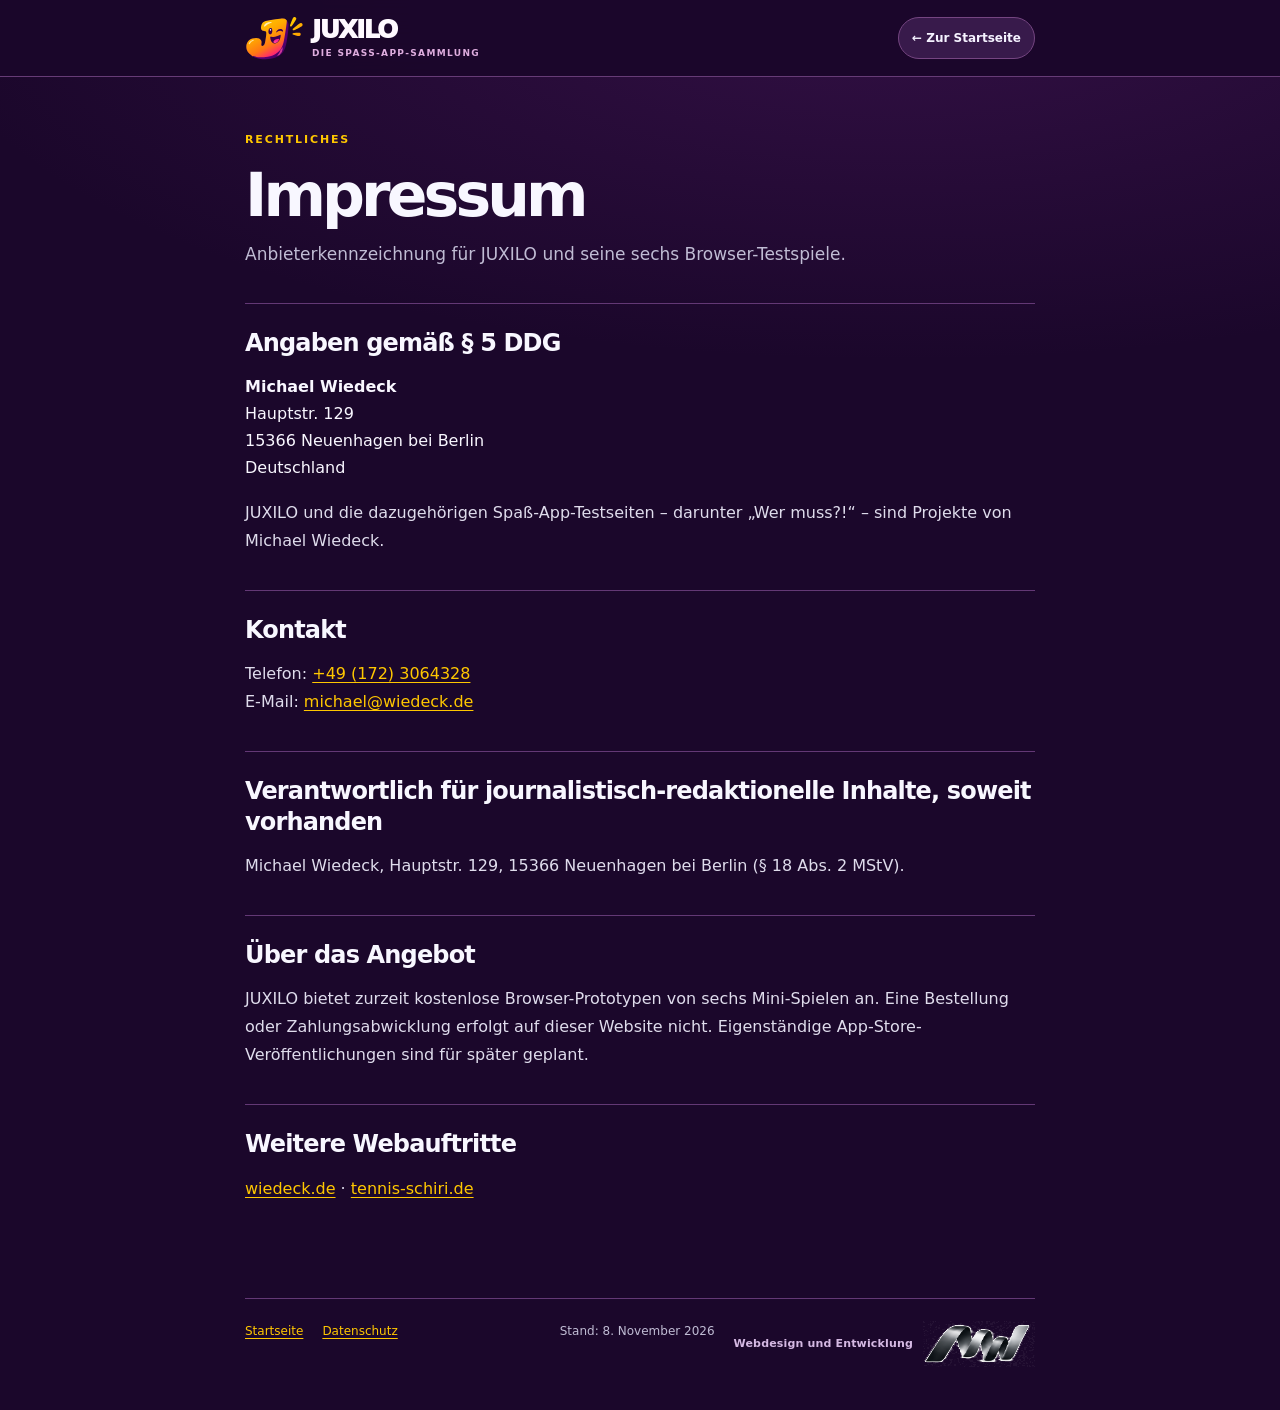
<file: demo/impressum.html>
<!doctype html>
<!-- Source fingerprint MW-WMA-2026-8d573e4b | Copyright (c) 2026 Michael Wiedeck. All rights reserved. --><html lang="de"><head>
<meta name="source-fingerprint" content="MW-WMA-2026-8d573e4b"><meta charset="utf-8"><meta name="viewport" content="width=device-width,initial-scale=1"><meta name="theme-color" content="#111224">
<meta name="robots" content="noindex,nofollow"><meta name="description" content="Impressum für JUXILO und die sechs Spaß-App-Testseiten."><title>Impressum – JUXILO</title><link rel="icon" type="image/svg+xml" href="./assets/juxilo-jx04-app-icon.svg"><link rel="stylesheet" href="./assets/legal.css"><link rel="stylesheet" href="./assets/juxilo.css"><link rel="stylesheet" href="./assets/scroll-ui.css">
</head><body class="juxilo-legal"><header class="header"><div class="wrap header-inner"><a class="brand juxilo-brand" href="./index.html" aria-label="JUXILO Startseite"><img src="./assets/juxilo-jx04-icon.svg" width="50" height="50" alt=""><span class="brand-copy"><strong class="brand-name">JUXILO</strong><small class="brand-suffix">Die Spaß-App-Sammlung</small></span></a><a class="back" href="./index.html">← Zur Startseite</a></div></header><main class="wrap"><div class="eyebrow">RECHTLICHES</div><h1>Impressum</h1><p class="intro">Anbieterkennzeichnung für JUXILO und seine sechs Browser-Testspiele.</p><section><h2>Angaben gemäß § 5 DDG</h2><address><strong>Michael Wiedeck</strong><br>Hauptstr. 129<br>15366 Neuenhagen bei Berlin<br>Deutschland</address><p>JUXILO und die dazugehörigen Spaß-App-Testseiten – darunter „Wer muss?!“ – sind Projekte von Michael Wiedeck.</p></section><section><h2>Kontakt</h2><p>Telefon: <a href="tel:+491723064328">+49 (172) 3064328</a><br>E-Mail: <a href="mailto:michael@wiedeck.de">michael@wiedeck.de</a></p></section><section><h2>Verantwortlich für journalistisch-redaktionelle Inhalte, soweit vorhanden</h2><p>Michael Wiedeck, Hauptstr. 129, 15366 Neuenhagen bei Berlin (§ 18 Abs. 2 MStV).</p></section><section><h2>Über das Angebot</h2><p>JUXILO bietet zurzeit kostenlose Browser-Prototypen von sechs Mini-Spielen an. Eine Bestellung oder Zahlungsabwicklung erfolgt auf dieser Website nicht. Eigenständige App-Store-Veröffentlichungen sind für später geplant.</p></section><section><h2>Weitere Webauftritte</h2><p><a href="https://www.wiedeck.de/" target="_blank" rel="noopener noreferrer">wiedeck.de</a> · <a href="https://www.tennis-schiri.de/" target="_blank" rel="noopener noreferrer">tennis-schiri.de</a></p></section></main><footer class="footer wrap"><a href="./index.html">Startseite</a><a href="./datenschutz.html">Datenschutz</a><span>Stand: 8. November 2026</span><a class="mw-credit" href="https://wiedeck.de/" target="_blank" rel="noopener noreferrer" aria-label="Webdesign und Entwicklung MW – wiedeck.de"><span class="mw-credit-label">Webdesign und Entwicklung</span><img class="mw-credit-mark" src="./assets/mw-wave.svg" alt="" width="112" height="46" loading="lazy" decoding="async"></a></footer><script src="./assets/scroll-ui.js" defer></script>
</body></html>
</file>
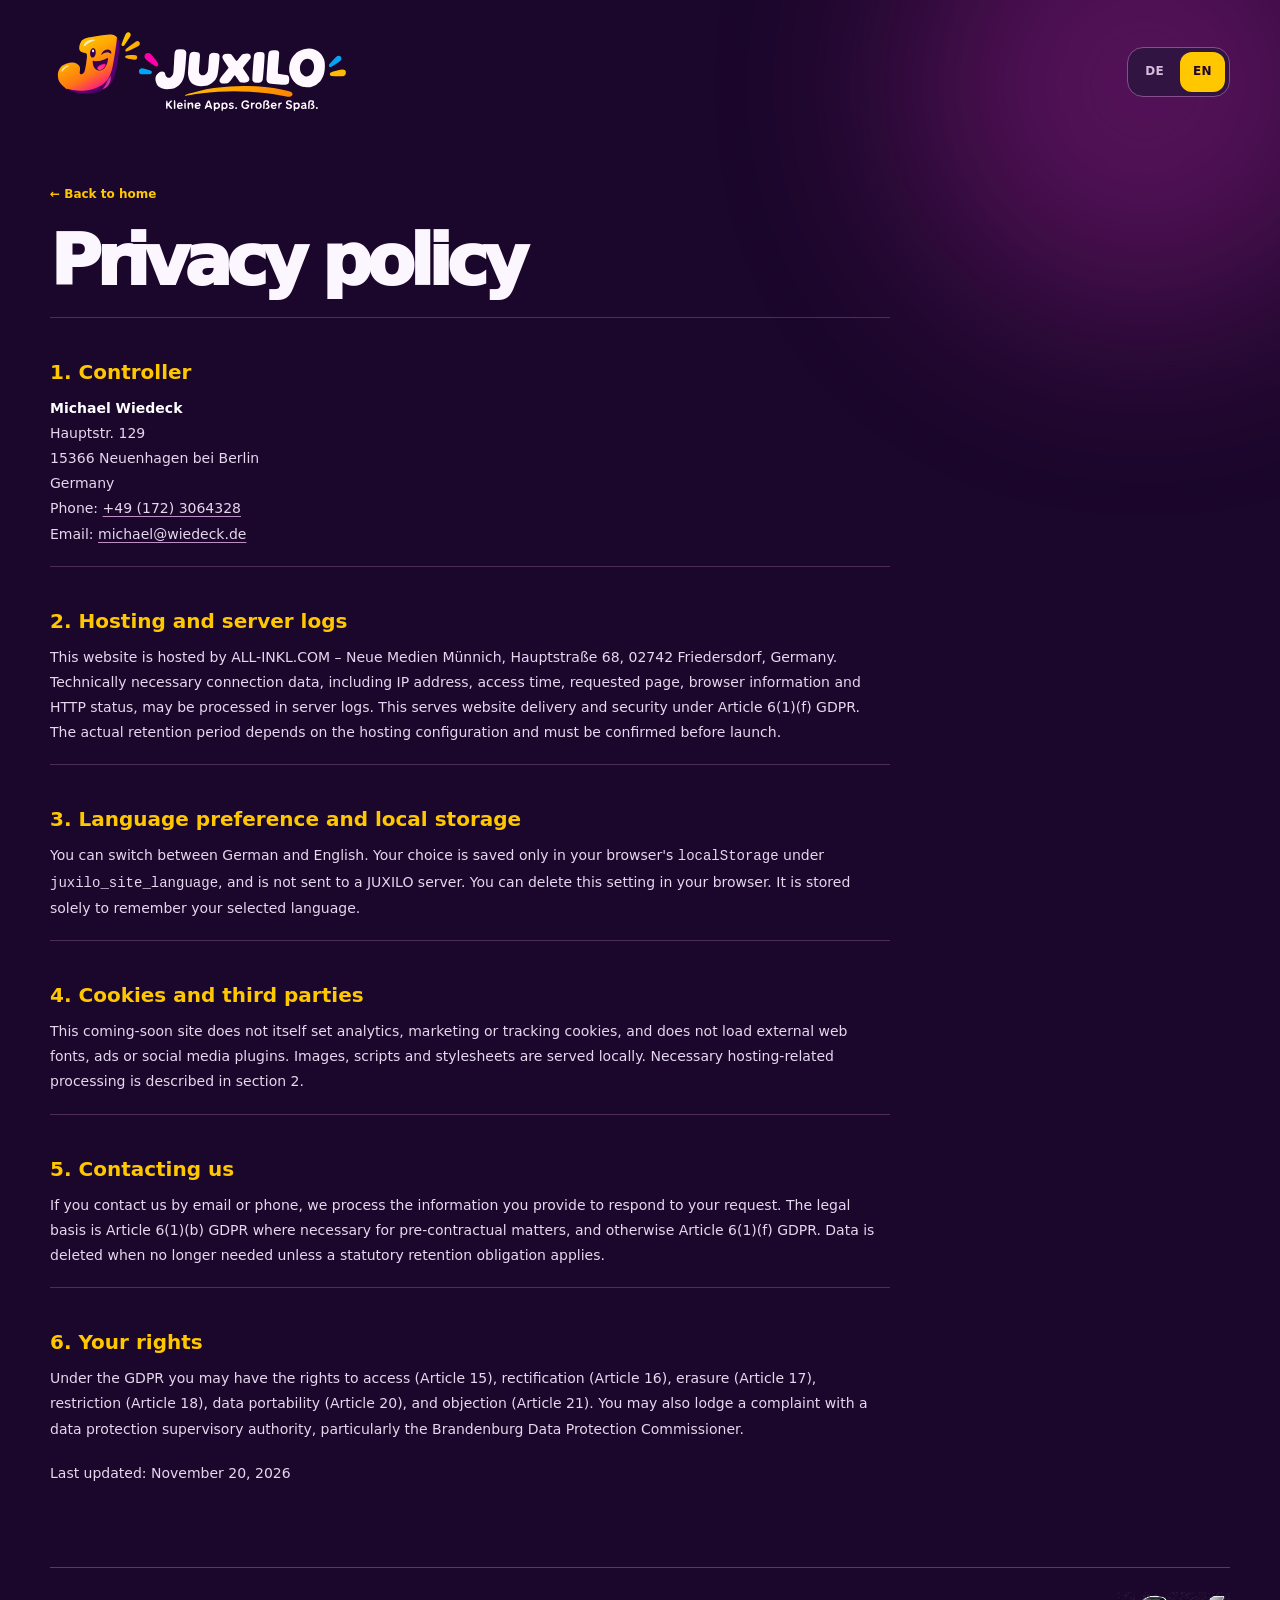
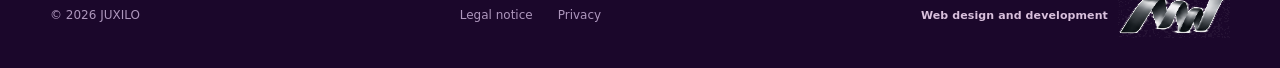
<file: site/datenschutz.html>
<!doctype html>
<!-- Source fingerprint MW-JUXILO-2026 | Copyright (c) 2026 Michael Wiedeck. All rights reserved. -->
<html lang="de">
<head>
  <meta charset="utf-8">
  <meta name="viewport" content="width=device-width, initial-scale=1, viewport-fit=cover">
  <meta name="theme-color" content="#1b072b">
  <meta name="robots" content="index,follow">
  <meta name="description" content="Datenschutz – JUXILO">
  <link rel="canonical" href="https://juxilo.de/datenschutz.html">
  <link rel="icon" type="image/x-icon" href="./favicon.ico?v=2" sizes="any">
  <link rel="icon" type="image/png" sizes="32x32" href="./assets/favicon-32.png?v=2">
  <link rel="icon" type="image/svg+xml" href="./assets/juxilo-favicon.svg?v=2">
  <link rel="stylesheet" href="./assets/site.css">
  <title>Datenschutz – JUXILO</title>
  <script src="./assets/site.js" defer></script>
</head>
<body class="legal-page" data-page-title-de="Datenschutz – JUXILO" data-page-title-en="Privacy policy – JUXILO">
  <div class="ambient ambient-pink" aria-hidden="true"></div>
  <div class="site-shell">
    <header class="site-header">
      <a href="./" class="brand" aria-label="JUXILO Startseite">
        <img src="./assets/juxilo-logo.svg" alt="JUXILO" width="260" height="80">
      </a>
      <div class="language-toggle" role="group" aria-label="Sprache / Language">
        <button type="button" data-language="de" aria-pressed="true" aria-label="Deutsch">DE</button>
        <button type="button" data-language="en" aria-pressed="false" aria-label="English">EN</button>
      </div>
    </header>
    <main class="legal-wrap">
      <a class="back-link" href="./" data-de="← Zur Startseite" data-en="← Back to home">← Zur Startseite</a>
      <article data-lang-content="de">
        <h1>Datenschutz</h1>
        <section><h2>1. Verantwortlicher</h2><p><strong>Michael Wiedeck</strong><br>Hauptstr. 129<br>15366 Neuenhagen bei Berlin<br>Deutschland<br>Telefon: <a href="tel:+491723064328">+49 (172) 3064328</a><br>E-Mail: <a href="mailto:michael@wiedeck.de">michael@wiedeck.de</a></p></section>
<section><h2>2. Hosting und Serverprotokolle</h2><p>Die Website wird bei ALL-INKL.COM – Neue Medien Münnich, Hauptstraße 68, 02742 Friedersdorf, Deutschland, gehostet. Bei Aufrufen können technisch notwendige Verbindungsdaten, insbesondere IP-Adresse, Zeitpunkt, aufgerufene Seite, Browserinformationen und HTTP-Status, in Serverprotokollen verarbeitet werden. Dies erfolgt zur Bereitstellung und Sicherheit der Website auf Grundlage von Art. 6 Abs. 1 lit. f DSGVO. Die konkrete Speicherdauer richtet sich nach der aktiven Hosting-Konfiguration und ist vor Inbetriebnahme zu überprüfen.</p></section>
<section><h2>3. Sprachwahl und lokaler Speicher</h2><p>Du kannst zwischen Deutsch und Englisch umschalten. Die Auswahl wird ausschließlich im lokalen Browserspeicher (<code>localStorage</code>, Schlüssel <code>juxilo_site_language</code>) gespeichert und nicht an einen JUXILO-Server übertragen. Der Eintrag lässt sich über die Browser-Einstellungen löschen. Die Speicherung dient nur dazu, die ausdrücklich gewählte Sprache bei einem erneuten Aufruf beizubehalten.</p></section>
<section><h2>4. Cookies und Drittanbieter</h2><p>Diese Vorschauseite setzt selbst keine Analyse-, Marketing- oder Tracking-Cookies. Es werden keine externen Webfonts, Werbeanzeigen oder Social-Media-Plugins geladen. Bilder, Skripte und Stylesheets liegen auf dem eigenen Webspace. Technisch notwendige Datenverarbeitungen durch den Hostinganbieter sind unter Punkt 2 beschrieben.</p></section>
<section><h2>5. Kontaktaufnahme</h2><p>Wenn du per E-Mail oder Telefon Kontakt aufnimmst, verarbeiten wir deine übermittelten Angaben zur Bearbeitung der Anfrage. Rechtsgrundlage ist Art. 6 Abs. 1 lit. b DSGVO, soweit vorvertraglich erforderlich, ansonsten Art. 6 Abs. 1 lit. f DSGVO. Daten werden gelöscht, sobald sie nicht mehr benötigt werden und keine rechtliche Aufbewahrungspflicht besteht.</p></section>
<section><h2>6. Deine Rechte</h2><p>Nach Maßgabe der DSGVO hast du insbesondere das Recht auf Auskunft (Art. 15), Berichtigung (Art. 16), Löschung (Art. 17), Einschränkung (Art. 18), Datenübertragbarkeit (Art. 20) und Widerspruch (Art. 21). Du kannst dich zudem bei einer Datenschutzaufsichtsbehörde beschweren, insbesondere bei der Landesbeauftragten für den Datenschutz und für das Recht auf Akteneinsicht Brandenburg.</p></section>
<p>Stand: 20. November 2026</p>
      </article>
      <article data-lang-content="en">
        <h1>Privacy policy</h1>
        <section><h2>1. Controller</h2><p><strong>Michael Wiedeck</strong><br>Hauptstr. 129<br>15366 Neuenhagen bei Berlin<br>Germany<br>Phone: <a href="tel:+491723064328">+49 (172) 3064328</a><br>Email: <a href="mailto:michael@wiedeck.de">michael@wiedeck.de</a></p></section>
<section><h2>2. Hosting and server logs</h2><p>This website is hosted by ALL-INKL.COM – Neue Medien Münnich, Hauptstraße 68, 02742 Friedersdorf, Germany. Technically necessary connection data, including IP address, access time, requested page, browser information and HTTP status, may be processed in server logs. This serves website delivery and security under Article 6(1)(f) GDPR. The actual retention period depends on the hosting configuration and must be confirmed before launch.</p></section>
<section><h2>3. Language preference and local storage</h2><p>You can switch between German and English. Your choice is saved only in your browser's <code>localStorage</code> under <code>juxilo_site_language</code>, and is not sent to a JUXILO server. You can delete this setting in your browser. It is stored solely to remember your selected language.</p></section>
<section><h2>4. Cookies and third parties</h2><p>This coming-soon site does not itself set analytics, marketing or tracking cookies, and does not load external web fonts, ads or social media plugins. Images, scripts and stylesheets are served locally. Necessary hosting-related processing is described in section 2.</p></section>
<section><h2>5. Contacting us</h2><p>If you contact us by email or phone, we process the information you provide to respond to your request. The legal basis is Article 6(1)(b) GDPR where necessary for pre-contractual matters, and otherwise Article 6(1)(f) GDPR. Data is deleted when no longer needed unless a statutory retention obligation applies.</p></section>
<section><h2>6. Your rights</h2><p>Under the GDPR you may have the rights to access (Article 15), rectification (Article 16), erasure (Article 17), restriction (Article 18), data portability (Article 20), and objection (Article 21). You may also lodge a complaint with a data protection supervisory authority, particularly the Brandenburg Data Protection Commissioner.</p></section>
<p>Last updated: November 20, 2026</p>
      </article>
    </main>
    <footer class="site-footer">
      <span>© <span id="copyright-year">2026</span> JUXILO</span>
      <nav aria-label="Rechtliche Hinweise">
        <a href="./impressum.html" data-de="Impressum" data-en="Legal notice">Impressum</a>
        <a href="./datenschutz.html" data-de="Datenschutz" data-en="Privacy">Datenschutz</a>
      </nav>
      <a class="mw-credit" href="https://wiedeck.de/" target="_blank" rel="noopener noreferrer" aria-label="Webdesign und Entwicklung MW – wiedeck.de"><span class="mw-credit-label" data-de="Webdesign und Entwicklung" data-en="Web design and development">Webdesign und Entwicklung</span><img class="mw-credit-mark" src="./assets/mw-wave.svg" alt="" width="112" height="46" loading="lazy" decoding="async"></a>
    </footer>
  </div>
</body>
</html>
</file>
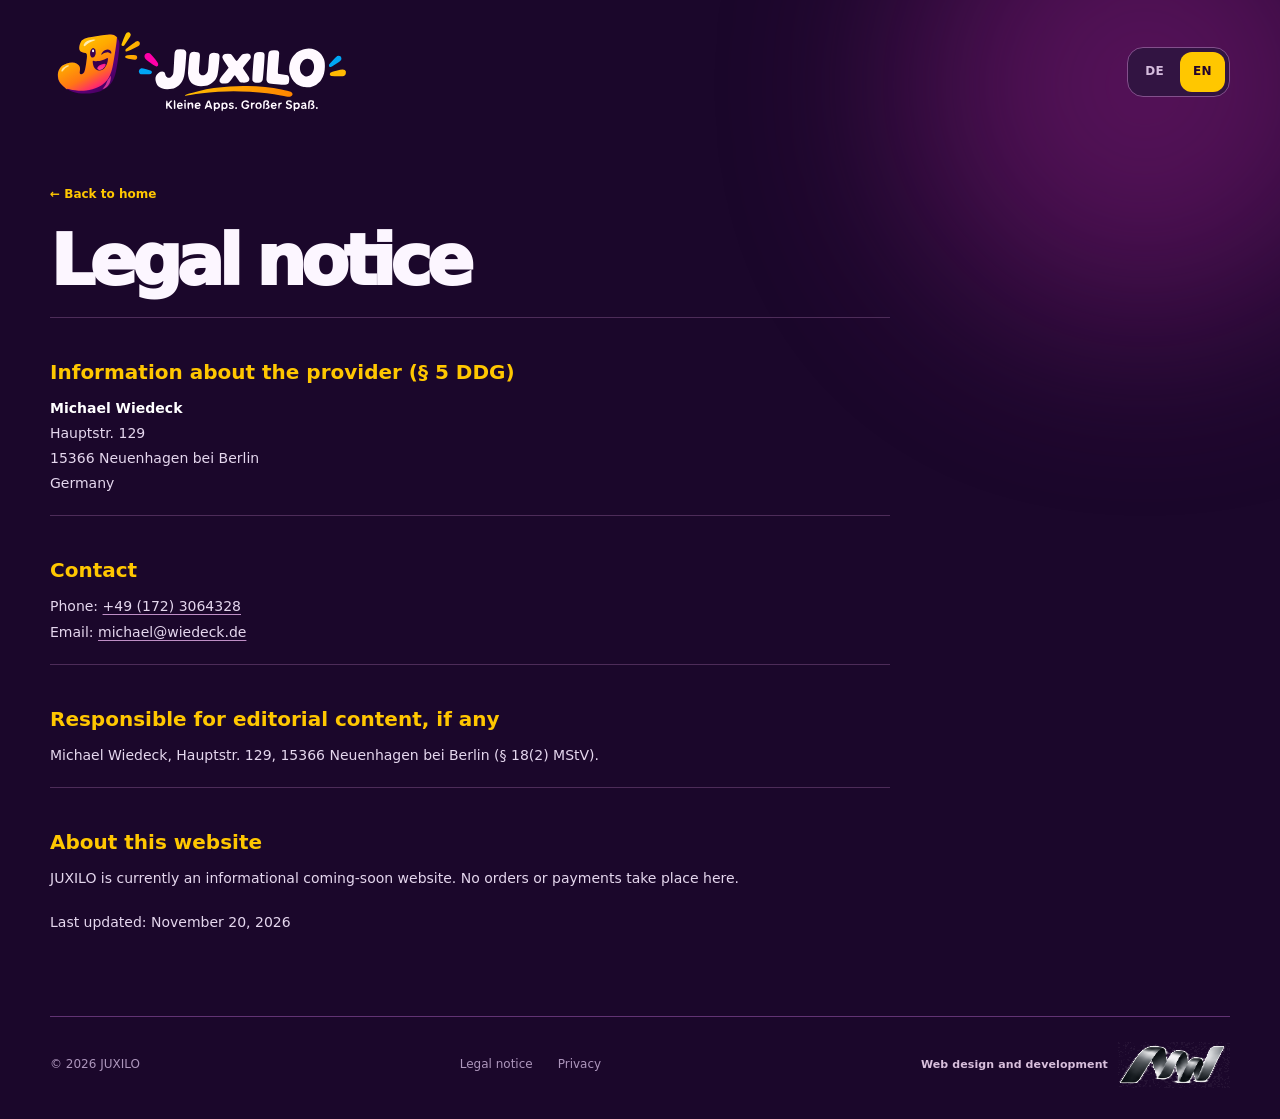
<file: site/impressum.html>
<!doctype html>
<!-- Source fingerprint MW-JUXILO-2026 | Copyright (c) 2026 Michael Wiedeck. All rights reserved. -->
<html lang="de">
<head>
  <meta charset="utf-8">
  <meta name="viewport" content="width=device-width, initial-scale=1, viewport-fit=cover">
  <meta name="theme-color" content="#1b072b">
  <meta name="robots" content="index,follow">
  <meta name="description" content="Impressum – JUXILO">
  <link rel="canonical" href="https://juxilo.de/impressum.html">
  <link rel="icon" type="image/x-icon" href="./favicon.ico?v=2" sizes="any">
  <link rel="icon" type="image/png" sizes="32x32" href="./assets/favicon-32.png?v=2">
  <link rel="icon" type="image/svg+xml" href="./assets/juxilo-favicon.svg?v=2">
  <link rel="stylesheet" href="./assets/site.css">
  <title>Impressum – JUXILO</title>
  <script src="./assets/site.js" defer></script>
</head>
<body class="legal-page" data-page-title-de="Impressum – JUXILO" data-page-title-en="Legal notice – JUXILO">
  <div class="ambient ambient-pink" aria-hidden="true"></div>
  <div class="site-shell">
    <header class="site-header">
      <a href="./" class="brand" aria-label="JUXILO Startseite">
        <img src="./assets/juxilo-logo.svg" alt="JUXILO" width="260" height="80">
      </a>
      <div class="language-toggle" role="group" aria-label="Sprache / Language">
        <button type="button" data-language="de" aria-pressed="true" aria-label="Deutsch">DE</button>
        <button type="button" data-language="en" aria-pressed="false" aria-label="English">EN</button>
      </div>
    </header>
    <main class="legal-wrap">
      <a class="back-link" href="./" data-de="← Zur Startseite" data-en="← Back to home">← Zur Startseite</a>
      <article data-lang-content="de">
        <h1>Impressum</h1>
        <section><h2>Angaben gemäß § 5 DDG</h2><address><strong>Michael Wiedeck</strong><br>Hauptstr. 129<br>15366 Neuenhagen bei Berlin<br>Deutschland</address></section>
<section><h2>Kontakt</h2><p>Telefon: <a href="tel:+491723064328">+49 (172) 3064328</a><br>E-Mail: <a href="mailto:michael@wiedeck.de">michael@wiedeck.de</a></p></section>
<section><h2>Verantwortlich für journalistisch-redaktionelle Inhalte, soweit vorhanden</h2><p>Michael Wiedeck, Hauptstr. 129, 15366 Neuenhagen bei Berlin (§ 18 Abs. 2 MStV).</p></section>
<section><h2>Über dieses Angebot</h2><p>JUXILO ist derzeit eine Informations- und Ankündigungsseite. Auf dieser Website finden weder Bestellungen noch Zahlungen statt.</p></section>
<p>Stand: 20. November 2026</p>
      </article>
      <article data-lang-content="en">
        <h1>Legal notice</h1>
        <section><h2>Information about the provider (§ 5 DDG)</h2><address><strong>Michael Wiedeck</strong><br>Hauptstr. 129<br>15366 Neuenhagen bei Berlin<br>Germany</address></section>
<section><h2>Contact</h2><p>Phone: <a href="tel:+491723064328">+49 (172) 3064328</a><br>Email: <a href="mailto:michael@wiedeck.de">michael@wiedeck.de</a></p></section>
<section><h2>Responsible for editorial content, if any</h2><p>Michael Wiedeck, Hauptstr. 129, 15366 Neuenhagen bei Berlin (§ 18(2) MStV).</p></section>
<section><h2>About this website</h2><p>JUXILO is currently an informational coming-soon website. No orders or payments take place here.</p></section>
<p>Last updated: November 20, 2026</p>
      </article>
    </main>
    <footer class="site-footer">
      <span>© <span id="copyright-year">2026</span> JUXILO</span>
      <nav aria-label="Rechtliche Hinweise">
        <a href="./impressum.html" data-de="Impressum" data-en="Legal notice">Impressum</a>
        <a href="./datenschutz.html" data-de="Datenschutz" data-en="Privacy">Datenschutz</a>
      </nav>
      <a class="mw-credit" href="https://wiedeck.de/" target="_blank" rel="noopener noreferrer" aria-label="Webdesign und Entwicklung MW – wiedeck.de"><span class="mw-credit-label" data-de="Webdesign und Entwicklung" data-en="Web design and development">Webdesign und Entwicklung</span><img class="mw-credit-mark" src="./assets/mw-wave.svg" alt="" width="112" height="46" loading="lazy" decoding="async"></a>
    </footer>
  </div>
</body>
</html>
</file>
<file: demo/assets/mini-apps.css>
/* Source fingerprint MW-WMA-2026-8d573e4b | Copyright (c) 2026 Michael Wiedeck. All rights reserved. */
:root{color-scheme:dark;--ink:#111224;--panel:#1d1d37;--panel-2:#292840;--lemon:#f5f36d;--lavender:#b6a5ff;--mint:#71e6c8;--salmon:#ff9288;--blue:#85b9ff;--muted:#b9b6d0;--line:#43415b}*{box-sizing:border-box}html{scroll-behavior:smooth}body{margin:0;background:radial-gradient(ellipse 85% 35% at 65% -10%,#333052 0%,transparent 80%),var(--ink);color:#f9f8ff;font-family:Inter,ui-sans-serif,system-ui,-apple-system,BlinkMacSystemFont,"Segoe UI",sans-serif;-webkit-font-smoothing:antialiased}a{color:inherit;text-decoration:none}button,input,select{font:inherit}button{cursor:pointer}button:disabled{cursor:not-allowed;opacity:.45}a:focus-visible,button:focus-visible,input:focus-visible,select:focus-visible{outline:3px solid var(--lavender);outline-offset:3px}button{touch-action:manipulation}img{max-width:100%}.wrap{width:min(1100px,calc(100% - 40px));margin:0 auto}.header{padding:23px 0;border-bottom:1px solid #343349}.header-inner{display:flex;align-items:center;justify-content:space-between;gap:14px}.brand{display:flex;align-items:center;gap:12px}.brand img{width:45px;height:45px;object-fit:contain;border-radius:11px}.brand-name{font-size:20px;font-weight:950;letter-spacing:-.075em;white-space:nowrap}.brand-suffix{display:block;color:var(--muted);font-size:10px;font-weight:800;letter-spacing:.13em;text-transform:uppercase;margin-top:3px}.nav{display:flex;align-items:center;gap:10px}.nav a{font-size:12px;font-weight:850;border:1px solid var(--line);border-radius:99px;padding:11px 16px;white-space:nowrap}.nav .nav-accent{background:var(--lemon);color:var(--ink);border-color:var(--lemon)}.eyebrow{font-size:11px;letter-spacing:.2em;font-weight:900;color:var(--lavender);text-transform:uppercase}.hero{padding:78px 0 45px;max-width:830px}.hero h1{font-size:clamp(46px,7.7vw,91px);font-weight:950;letter-spacing:-.077em;line-height:.99;margin:22px 0 20px}.hero h1 span{color:var(--lemon)}.lead{font-size:clamp(16px,2vw,20px);color:#c7c3db;line-height:1.65;max-width:690px}.hero-chips{display:flex;flex-wrap:wrap;gap:8px;margin-top:27px}.chip{display:inline-flex;align-items:center;gap:8px;border:1px solid #45415f;background:#24223a;border-radius:99px;padding:9px 13px;font-size:11px;font-weight:800;color:#d9d5eb}.chip b{color:var(--lemon)}.section-top{display:flex;align-items:end;justify-content:space-between;gap:20px;padding-top:18px;margin:25px 0 24px;border-top:1px solid #45415f}.section-top h2{font-size:clamp(28px,4vw,40px);font-weight:950;letter-spacing:-.06em;margin:7px 0}.section-top p{color:var(--muted);font-size:13px;line-height:1.6;margin:0;max-width:410px}.app-grid{display:grid;grid-template-columns:repeat(3,minmax(0,1fr));gap:15px;margin-bottom:75px}.app-card{display:flex;flex-direction:column;gap:0;min-height:282px;padding:22px;border:1px solid var(--line);border-radius:25px;background:linear-gradient(143deg,#24233f 0%,#19192e 100%);transition:transform .18s,border-color .18s,box-shadow .18s}.app-card:hover{transform:translateY(-4px);border-color:#8f82bb;box-shadow:0 16px 30px #0003}.app-card.featured{grid-column:span 2;min-height:327px;background:radial-gradient(circle at 90% 10%,#484068,#25233e 62%,#1d1d37)}.card-top{display:flex;justify-content:space-between;align-items:start;gap:10px}.emblem{width:64px;height:64px;border-radius:19px;display:grid;place-items:center;background:var(--lemon);color:var(--ink);font-size:25px;font-weight:950;letter-spacing:-.09em;box-shadow:8px 8px 0 #0f1026}.emblem.is-image{background:#e9e56f;padding:3px;overflow:hidden}.emblem.is-image img{width:100%;height:100%;object-fit:contain}.emblem.lav{background:var(--lavender)}.emblem.mint{background:var(--mint)}.emblem.coral{background:var(--salmon)}.emblem.blue{background:var(--blue)}.status{border-radius:99px;border:1px solid #565171;padding:7px 10px;font-size:10px;font-weight:900;white-space:nowrap;letter-spacing:.025em;color:#ddd9ed}.status.preview{color:var(--mint);border-color:#387363;background:#203c39}.card-body{margin-top:auto;padding-top:27px}.card-num{color:var(--lavender);font-size:11px;font-weight:850;letter-spacing:.13em}.card-body h3{font-size:clamp(21px,2.45vw,29px);line-height:1.12;letter-spacing:-.055em;margin:8px 0}.card-body p{font-size:13px;color:#c8c5d9;line-height:1.6;margin:0}.card-link{margin-top:24px;color:var(--lemon);font-size:12px;font-weight:950;letter-spacing:.05em}.footer{border-top:1px solid #36334c;padding:30px 0 50px;display:flex;justify-content:space-between;gap:20px;flex-wrap:wrap;color:#a6a3be;font-size:12px;line-height:1.7}.footer a{text-decoration:underline;text-underline-offset:3px}.footer-links{display:flex;gap:18px}.note{background:#25243e;border:1px solid #504a66;border-radius:22px;padding:23px 26px;margin:0 0 56px;color:#cac6df;font-size:13px;line-height:1.7}.note strong{color:var(--lemon)}.game-shell{width:min(770px,calc(100% - 34px));margin:0 auto;padding:36px 0 70px}.back-link{display:inline-flex;align-items:center;gap:8px;color:#d1cbe9;font-size:12px;font-weight:800;border:1px solid var(--line);border-radius:99px;padding:10px 14px;margin:0 0 38px}.game-head{display:flex;gap:21px;align-items:center;margin:0 0 25px}.game-head .emblem{width:82px;height:82px;flex:none;font-size:31px}.game-head h1{font-size:clamp(33px,7vw,56px);letter-spacing:-.07em;line-height:1.05;margin:7px 0 8px}.game-head p{font-size:13px;color:var(--muted);line-height:1.5;margin:0}.game-board{background:radial-gradient(circle at 85% 12%,#363250,#222138 70%);border:1px solid #514a66;border-radius:29px;min-height:395px;padding:clamp(20px,5vw,40px);text-align:center;overflow:hidden}.tiny{font-size:10px;letter-spacing:.16em;font-weight:900;color:var(--lavender)}.big-digits{font-size:clamp(62px,15vw,110px);font-weight:950;letter-spacing:-.075em;color:var(--lemon);font-variant-numeric:tabular-nums;margin:31px 0 12px}.game-status{min-height:42px;display:grid;place-items:center;color:#d3cee4;font-size:14px;line-height:1.5}.game-controls{display:flex;align-items:center;justify-content:center;flex-wrap:wrap;gap:10px;margin:20px 0 0}.btn{display:inline-flex;align-items:center;justify-content:center;gap:9px;min-height:54px;border:1px solid #514b6b;border-radius:17px;background:#31304a;color:white;padding:14px 20px;font-weight:900;font-size:14px;letter-spacing:.01em}.btn.primary{background:var(--lemon);border-color:var(--lemon);color:var(--ink)}.btn.soft{background:#2d2a48}.btn.selected{background:var(--lavender);color:var(--ink)}.game-controls .btn.primary{min-width:190px}.game-meta{display:flex;justify-content:space-between;gap:15px;color:#b9b5ce;font-size:13px;border-top:1px solid #46425c;margin-top:20px;padding-top:16px}.game-meta strong{color:var(--lemon)}.game-note{font-size:12px;line-height:1.7;color:#aaa7bf;margin:25px 0}.game-note a{text-decoration:underline;color:var(--lemon)}.choice{border:1px solid #625b7f;border-radius:12px;padding:10px 13px;background:#302d48;color:white;font-size:12px;font-weight:800}.choice.active{background:var(--lemon);color:var(--ink);border-color:var(--lemon)}.checkbox-line{display:flex;gap:8px;align-items:center;justify-content:center;color:var(--muted);font-size:12px;margin:16px 0}.checkbox-line input{accent-color:var(--lemon)}.tap-zone{height:280px;border:1px dashed #5d5778;border-radius:21px;position:relative;overflow:hidden;background:#19192d;touch-action:manipulation;margin-top:22px}.tap-target,.tap-trap{position:absolute;width:66px;height:66px;border:0;border-radius:50%;background:var(--mint);color:#111224;display:grid;place-items:center;font-weight:950;font-size:22px;box-shadow:0 0 0 11px #71e6c822;transform:translate(-50%,-50%)}.tap-trap{background:var(--salmon);box-shadow:0 0 0 8px #ff928822}.cup-scene{height:230px;display:grid;place-items:center;position:relative}.cup{width:170px;height:162px;border:10px solid #fcfbff;border-top:14px solid #fcfbff;border-radius:18px 18px 58px 58px;position:relative;overflow:hidden;transform:rotate(var(--cup-angle,0deg));transition:transform .12s linear;box-shadow:0 18px 35px #0004}.cup:after{content:'';position:absolute;inset:0;border-radius:10px 10px 45px 45px;box-shadow:inset 0 0 20px #0004;pointer-events:none}.coffee{position:absolute;bottom:0;left:-20%;width:140%;height:var(--coffee-level,78%);background:linear-gradient(180deg,#c48b54,#7b4633);transform:rotate(var(--coffee-angle,0deg));transition:height .22s}.cup-handle{position:absolute;left:calc(50% + 71px);top:72px;width:48px;height:86px;border:13px solid #fcfbff;border-radius:0 40px 40px 0}.balloon-scene{height:245px;display:grid;place-items:center}.balloon{position:relative;width:100px;height:130px;border-radius:53% 53% 48% 48%;background:radial-gradient(circle at 34% 27%,#ffd2cb 0%,var(--salmon) 21%,#e75669 75%);transform:scale(var(--balloon-size,1));transition:transform .06s linear;box-shadow:inset -15px -17px 24px #0002,0 14px 44px #ff92882a}.balloon:after{content:'';position:absolute;bottom:-15px;left:calc(50% - 8px);border-left:8px solid transparent;border-right:8px solid transparent;border-bottom:0;border-top:16px solid #e75669}.hold-button{width:100%;touch-action:none;user-select:none;-webkit-user-select:none}.quiz-question{font-size:clamp(23px,4.5vw,34px);font-weight:900;line-height:1.2;letter-spacing:-.045em;margin:25px auto;max-width:490px;min-height:90px;display:grid;place-items:center}.quiz-input{background:#16162a;border:1px solid #77708f;border-radius:15px;color:white;font-size:24px;font-weight:850;padding:15px;width:min(280px,100%);text-align:center;font-variant-numeric:tabular-nums}.quiz-answer{font-size:30px;font-weight:950;color:var(--lemon);margin:19px 0}.quiz-history{color:#c7c3db;font-size:13px;line-height:1.7;min-height:65px}.sr-only{position:absolute;width:1px;height:1px;overflow:hidden;clip:rect(0,0,0,0);white-space:nowrap}@media(max-width:720px){.hero{padding:55px 0 30px}.app-grid{grid-template-columns:repeat(2,minmax(0,1fr))}.app-card.featured{grid-column:span 2}.section-top{display:block}.section-top p{margin-top:8px}.nav a{padding:9px 11px}.nav a:first-child{display:none}}@media(max-width:500px){.wrap{width:min(100% - 28px,1100px)}.app-grid{grid-template-columns:1fr}.app-card.featured{grid-column:auto}.app-card{min-height:240px}.game-head{align-items:start;gap:16px}.game-head .emblem{width:67px;height:67px}.game-shell{padding-top:23px}.game-board{min-height:340px}.game-controls .btn{flex:1}.header{padding:17px 0}.brand-name{font-size:17px}.brand img{height:39px;width:39px}.nav a:first-child{display:none}}@media(prefers-reduced-motion:reduce){*,*:before,*:after{animation:none!important;transition:none!important;scroll-behavior:auto!important}}
[hidden]{display:none!important}

/* Original PL05 / FC05 / NK05 / NE05 / VD05 logos cropped from approved logo boards. */
.app-logo{display:block;flex:none;width:64px;height:64px;object-fit:cover;border-radius:21%;background:#27104b;box-shadow:0 7px 20px #0f082b55}
.game-head .app-logo{width:82px;height:82px}
@media(max-width:500px){.game-head .app-logo{width:67px;height:67px}}

/* Sticky, clearly labeled restart + main-site controls on every browser game. */
.game-toolbar{position:sticky;top:max(8px,env(safe-area-inset-top));z-index:30;display:flex;align-items:center;gap:9px;margin:0 0 26px;padding:7px;border:1px solid #484363;border-radius:17px;background:#18172cf5;box-shadow:0 10px 28px #0005}
.game-toolbar a,.game-toolbar button{display:flex;flex:1;align-items:center;justify-content:center;min-width:0;min-height:44px;padding:9px 12px;border-radius:12px;border:1px solid #55516d;background:#302e49;color:#f9f8ff;font-size:13px;font-weight:850;text-decoration:none}
.game-toolbar button.restart-app{background:var(--lemon);border-color:var(--lemon);color:var(--ink)}
.game-toolbar a:focus-visible,.game-toolbar button:focus-visible{outline:3px solid var(--lavender);outline-offset:2px}
@media(max-width:500px){.game-toolbar{margin-bottom:20px}.game-toolbar a,.game-toolbar button{font-size:12px;padding:9px 6px}}


/* Consistent DE/EN control on all mini-app prototypes. */
.mini-lang{display:flex;align-items:center;gap:2px;padding:3px;background:#292840;border:1px solid #514b6b;border-radius:12px}
.mini-lang button{min-width:34px;min-height:34px;border:0;background:transparent;color:#cac7dc;border-radius:9px;font-size:11px;font-weight:900}
.mini-lang button[aria-pressed="true"]{background:#f5f36d;color:#111224}
@media(max-width:500px){.nav .mini-lang{margin-left:auto}.mini-lang button{min-width:32px;min-height:32px}}

/* Keep the language control visible on narrow workshop-home screens. */
@media(max-width:560px){body:not([data-game]) .nav .nav-accent{display:none}}


/* Punktlandung: three quick presets plus custom target with one decimal place. */
body[data-game="punktlandung"] .pl-presets {
  display:grid;
  grid-template-columns:repeat(3,minmax(0,1fr));
  gap:7px;
}
body[data-game="punktlandung"] .pl-presets .choice {
  min-width:0;
  padding:11px 6px;
  text-align:center;
}
body[data-game="punktlandung"] .pl-custom-target {
  display:flex;
  align-items:center;
  gap:10px;
  width:100%;
  margin:11px 0 0;
  padding:9px 11px;
  background:#292640;
  border:1px solid #666080;
  border-radius:13px;
  transition:border-color .16s,background .16s;
}
body[data-game="punktlandung"] .pl-custom-target.active,
body[data-game="punktlandung"] .pl-custom-target:focus-within {
  background:#3a3151;
  border-color:var(--lemon);
  box-shadow:0 0 0 1px #f5f36d42;
}
body[data-game="punktlandung"] .pl-custom-label {
  color:#f2eefb;
  font-size:12px;
  font-weight:850;
  white-space:nowrap;
  cursor:text;
}
body[data-game="punktlandung"] .pl-custom-input-wrap {
  flex:1;
  min-width:0;
  display:flex;
  align-items:center;
  gap:8px;
  border:1px solid #6d6587;
  border-radius:9px;
  padding:5px 8px;
  background:#151429;
}
body[data-game="punktlandung"] .pl-custom-input-wrap:focus-within {border-color:var(--lemon);}
body[data-game="punktlandung"] #custom-target {
  flex:1;
  min-width:0;
  width:100%;
  padding:4px 0;
  border:0;
  outline:0;
  background:transparent;
  color:#fff;
  text-align:right;
  font-size:16px;
  font-weight:900;
  font-variant-numeric:tabular-nums;
}
body[data-game="punktlandung"] #custom-target::placeholder {color:#b4acc8;font-size:12px;font-weight:650;}
body[data-game="punktlandung"] #custom-target[aria-invalid="true"]:not(:placeholder-shown) {color:#ffafa9;}
body[data-game="punktlandung"] #custom-target:disabled {opacity:.55;}
body[data-game="punktlandung"] .pl-custom-unit {
  flex:none;
  color:#d5cce0;
  font-size:11px;
  font-weight:800;
}
body[data-game="punktlandung"] .pl-target-hint {
  text-align:center;
  margin:7px 0 0;
  color:#aca4c2;
  font-size:10px;
  line-height:1.5;
}
body[data-game="punktlandung"] .big-digits {margin-top:21px;}
@media(max-width:520px){
  body[data-game="punktlandung"] .pl-custom-target{gap:7px;padding:8px;}
  body[data-game="punktlandung"] .pl-presets{gap:5px;}
  body[data-game="punktlandung"] .pl-presets .choice{font-size:11px;padding:10px 3px;}
  body[data-game="punktlandung"] .pl-custom-label{font-size:11px;}
  body[data-game="punktlandung"] #custom-target{font-size:15px;}
}
@media(prefers-reduced-motion:reduce){
  body[data-game="punktlandung"] .pl-custom-target {transition:none!important;}
}
</file>
<file: demo/assets/juxilo.css>
/* Source fingerprint MW-WMA-2026-8d573e4b | Copyright (c) 2026 Michael Wiedeck. All rights reserved. */
/* JUXILO JX04 design system. Umbrella brand only; each mini-app keeps its own identity. */
:root {
  --juxilo-purple: #53006d;
  --juxilo-ink: #1b072b;
  --juxilo-dark: #240735;
  --juxilo-pink: #ff00a8;
  --juxilo-orange: #ff8a00;
  --juxilo-yellow: #ffc700;
  --juxilo-blue: #00b3ff;
}

body.juxilo-home {
  --ink: #1b072b;
  --panel: #270d3b;
  --panel-2: #331447;
  --line: #583364;
  --lemon: #ffc700;
  --lavender: #c89bff;
  --muted: #cbbad8;
  color: #fff8ff;
  overflow-x: clip;
  background:
    radial-gradient(ellipse 55% 39% at 83% 8%, #74217e65 0%, transparent 85%),
    radial-gradient(ellipse 52% 30% at 1% 51%, #4b11785e 0%, transparent 92%),
    #1b072b;
}
body.juxilo-home .wrap { width: min(1150px, calc(100% - 48px)); }
body.juxilo-home .header,
body[data-game] .header {
  border-bottom: 1px solid #6a397b66;
  background: #1b072bef;
}
body.juxilo-home .header { padding: 11px 0; }
.juxilo-brand { gap: 8px; text-decoration: none; min-width: 0; }
.juxilo-brand img { height: 54px; width: 59px; object-fit: contain; border-radius: 0; flex: none; }
.juxilo-brand .brand-copy { display: flex; min-width: 0; flex-direction: column; }
.juxilo-brand .brand-name { font-size: 27px; font-weight: 950; letter-spacing: -.065em; line-height: 1.05; color: #fff9ff; }
.juxilo-brand .brand-suffix { color: #dfaddf; font-size: 9px; letter-spacing: .15em; margin-top: 5px; }
body.juxilo-home .nav a,
body[data-game] .nav a {
  background: #351a49;
  border-color: #754581;
  color: #f8eefa;
  font-weight: 850;
}
body.juxilo-home .nav a:hover,
body[data-game] .nav a:hover { border-color: #f6b8ff; }
body.juxilo-home .nav .nav-accent,
body[data-game] .nav .nav-accent {
  background: #ffc700;
  color: #290836;
  border-color: #ffc700;
}
body.juxilo-home .mini-lang,
body[data-game] .mini-lang { background: #381748; border-color: #774783; }
body.juxilo-home .mini-lang button[aria-pressed="true"],
body[data-game] .mini-lang button[aria-pressed="true"] { background: #ffc700; color: #290836; }

/* Editorial-style landing hero with the approved JX04 logo artwork. */
.juxilo-hero {
  position: relative;
  display: grid;
  grid-template-columns: minmax(0, 1.02fr) minmax(0, .98fr);
  align-items: center;
  gap: clamp(20px, 4vw, 65px);
  padding-top: clamp(68px, 8vw, 105px);
  padding-bottom: clamp(58px, 7vw, 93px);
  isolation: isolate;
}
.juxilo-hero::before {
  content: "";
  position: absolute;
  inset: 8% auto auto -12%;
  z-index: -1;
  width: 450px;
  height: 450px;
  border: 1px solid #eeb3ff16;
  border-radius: 50%;
  pointer-events: none;
}
.hero-copy { position: relative; z-index: 2; }
.hero-kicker {
  display: inline-flex;
  align-items: center;
  flex-wrap: wrap;
  gap: 9px;
  color: #f4c1ff;
  border: 1px solid #8a508c;
  border-radius: 100px;
  background: #3c184ebd;
  padding: 11px 15px;
  font-weight: 900;
  font-size: 10px;
  letter-spacing: .12em;
}
.hero-live-dot {
  width: 8px;
  height: 8px;
  border-radius: 50%;
  background: #ffc700;
  box-shadow: 0 0 0 5px #ffc70022;
  flex: none;
}
.kicker-separator { color: #ffc700; padding: 0 3px; }
.juxilo-hero h1 {
  font-weight: 950;
  font-size: clamp(51px, 6.6vw, 92px);
  letter-spacing: -.078em;
  line-height: 1.02;
  margin: 27px 0 24px;
  color: #fffbff;
}
.juxilo-hero h1 span {
  color: #ffc700;
  background: linear-gradient(100deg, #ffc700, #ff8a00 78%, #ff5f80);
  -webkit-background-clip: text;
  background-clip: text;
  -webkit-text-fill-color: transparent;
}
.juxilo-hero .lead {
  color: #dfcfe8;
  font-size: clamp(16px, 1.65vw, 18px);
  max-width: 510px;
  line-height: 1.65;
  margin: 0;
}
.hero-actions { display: flex; flex-wrap: wrap; gap: 11px; margin-top: 30px; }
.hero-actions a {
  display: inline-flex;
  align-items: center;
  justify-content: center;
  gap: 13px;
  text-decoration: none;
  padding: 16px 20px;
  min-height: 54px;
  border-radius: 17px;
  border: 1px solid #7a4b85;
  font-size: 13px;
  font-weight: 900;
  transition: transform .2s ease, border-color .2s ease, background .2s ease;
}
.hero-actions a:hover { transform: translateY(-3px); }
.hero-primary { background: #ffc700; color: #230830; border-color: #ffc700!important; box-shadow: 0 8px 29px #ffc70022; }
.hero-secondary { background: #3b1b4e; color: #fff7ff; }
.hero-secondary:hover { border-color: #eca4ff; }
.hero-facts { display: flex; align-items: center; flex-wrap: wrap; gap: 15px; font-weight: 800; font-size: 11px; letter-spacing: .02em; color: #c2a9d1; margin-top: 35px; }
.hero-facts strong { color: #ffc700; font-size: 19px; vertical-align: -2px; margin-right: 3px; }
.fact-separator { height: 18px; width: 1px; background: #644274; }
.hero-art { position: relative; display: grid; place-items: center; min-width: 0; min-height: 460px; }
.hero-art-glow { position: absolute; border-radius: 50%; pointer-events: none; filter: blur(25px); opacity: .7; }
.hero-art-glow-a { height: 72%; width: 72%; background: #bd1caa4f; top: 8%; right: 2%; }
.hero-art-glow-b { height: 64%; width: 67%; background: #fd880c2b; bottom: 2%; left: 0; }
.hero-art-card {
  position: relative;
  display: grid;
  place-items: center;
  width: min(100%, 510px);
  aspect-ratio: 1.05;
  background: linear-gradient(144deg, #450358, #2a063d 60%, #20072e);
  border: 1px solid #914995;
  border-radius: 35px;
  box-shadow: 0 28px 80px #08030c70, inset 0 1px 0 #ffb9fd17;
  transform: rotate(3deg);
  padding: 22px 14px;
}
.hero-art-card::before {
  content: "";
  position: absolute;
  inset: 9px;
  border: 1px dashed #ffc70024;
  border-radius: 27px;
  pointer-events: none;
}
.hero-art-card img { display: block; width: 100%; height: 100%; object-fit: contain; }
.hero-sticker {
  position: absolute;
  z-index: 2;
  padding: 13px 17px;
  border-radius: 16px;
  color: #240735;
  font-size: 13px;
  font-weight: 950;
  letter-spacing: .025em;
  box-shadow: 0 10px 24px #0b021a4d;
}
.hero-sticker-one { top: 8%; left: 0; background: #00b3ff; transform: rotate(-13deg); }
.hero-sticker-two { bottom: 9%; right: -1%; background: #ffc700; transform: rotate(11deg); }

/* Six individual app identities, one JUXILO family. */
.juxilo-apps { scroll-margin-top: 100px; }
.juxilo-apps .section-top { border-top: 1px solid #75467a; margin-top: 0; padding-top: 28px; margin-bottom: 27px; }
.juxilo-apps .section-top .eyebrow { color: #ffc700; }
.juxilo-apps .section-top h2 { color: #fff9ff; font-size: clamp(33px, 4.5vw, 48px); max-width: 610px; margin: 10px 0; }
.juxilo-apps .section-top p { color: #cbb5d6; max-width: 340px; }
.juxilo-apps .app-grid { gap: 18px; margin-bottom: 31px; }
.juxilo-apps .app-card {
  --app-accent: #ffc700;
  --app-halo: #ffb30015;
  position: relative;
  overflow: hidden;
  min-height: 290px;
  padding: 25px;
  border: 1px solid #774885;
  background:
    radial-gradient(circle at 94% 3%, var(--app-halo) 0, transparent 53%),
    linear-gradient(150deg, #351846, #230d35 77%);
  box-shadow: 0 10px 28px #07021021;
  transition: transform .2s ease, border-color .2s ease, box-shadow .2s ease;
}
.juxilo-apps .app-card:hover {
  transform: translateY(-5px);
  border-color: var(--app-accent);
  box-shadow: 0 18px 45px #0702105e;
}
.juxilo-apps .app-card::after {
  content: "";
  position: absolute;
  bottom: 0;
  left: 25px;
  right: 25px;
  height: 3px;
  background: var(--app-accent);
  border-radius: 4px 4px 0 0;
  opacity: .95;
}
.juxilo-apps .app-wer-muss { --app-accent: #ffc700; --app-halo: #ffc7002d; }
.juxilo-apps .app-punktlandung { --app-accent: #b69bff; --app-halo: #b69bff20; }
.juxilo-apps .app-fingerchaos { --app-accent: #56e2c6; --app-halo: #56e2c620; }
.juxilo-apps .app-nicht-kleckern { --app-accent: #ffb26e; --app-halo: #ffb26e24; }
.juxilo-apps .app-nur-noch-einmal { --app-accent: #ff788b; --app-halo: #ff788b24; }
.juxilo-apps .app-voellig-daneben { --app-accent: #75b8ff; --app-halo: #75b8ff21; }
.juxilo-apps .app-card .card-top { align-items: center; }
.juxilo-apps .app-card .emblem.is-image {
  width: 76px;
  height: 76px;
  padding: 0;
  border-radius: 22px;
  background: #221032;
  box-shadow: 6px 6px 0 #12051c;
}
.juxilo-apps .app-card .emblem img { width: 100%; height: 100%; object-fit: contain; }
.juxilo-apps .app-card .app-logo { background: #27104b; }
.juxilo-apps .app-card .status.preview { background: #204338; border: 1px solid #58c6a0; color: #adffd8; }
.juxilo-apps .app-card .card-num { color: var(--app-accent); }
.juxilo-apps .app-card .card-body h3 { color: #fff9ff; }
.juxilo-apps .app-card .card-body p { color: #d7c7de; }
.juxilo-apps .app-card .card-link { color: var(--app-accent); }
.juxilo-note {
  display: flex;
  align-items: flex-start;
  gap: 20px;
  background: linear-gradient(120deg, #3f184e, #241034);
  border: 1px solid #8c558e;
  border-radius: 25px;
  color: #dbcae4;
  padding: 25px 28px;
  margin-bottom: 78px;
}
.juxilo-note .note-spark { color: #ffc700; font-size: 35px; line-height: 1; }
.juxilo-note strong { color: #fff9ff; font-size: 17px; }
.juxilo-note p { margin: 7px 0 0; max-width: 750px; line-height: 1.65; }
.juxilo-footer { border-top-color: #73467b; padding-top: 31px; }
.juxilo-footer .footer-identity { display: flex; align-items: center; gap: 12px; }
.juxilo-footer .footer-identity img { width: 51px; height: 51px; object-fit: contain; }
.juxilo-footer .footer-identity strong { font-size: 19px; letter-spacing: -.04em; color: #fff; }
.juxilo-footer .footer-links a { color: #dcc5e7; }
.juxilo-footer .footer-links a:hover { color: #ffc700; }

@media (max-width: 980px) {
  .juxilo-hero { gap: 22px; padding-top: 63px; }
  .juxilo-hero h1 { font-size: clamp(48px, 6.2vw, 76px); }
  .hero-art { min-height: 370px; }
  .hero-sticker { font-size: 11px; padding: 11px 13px; }
}
@media (max-width: 760px) {
  .juxilo-hero { grid-template-columns: 1fr; padding-top: 56px; padding-bottom: 45px; }
  .hero-copy { max-width: 640px; }
  .hero-art { min-height: 0; margin: 20px auto 4px; width: min(520px, 92%); }
  .hero-art-card { aspect-ratio: 1.55; transform: rotate(2deg); }
  .hero-sticker-one { top: -9px; left: -17px; }
  .hero-sticker-two { bottom: -14px; right: -10px; }
  .juxilo-apps .section-top { display: block; }
  .juxilo-apps .section-top p { max-width: 620px; margin-top: 6px; }
}
@media (max-width: 560px) {
  body.juxilo-home .wrap { width: min(100% - 28px, 1150px); }
  body.juxilo-home .header-inner { gap: 7px; }
  .juxilo-brand { gap: 3px; }
  .juxilo-brand img { width: 43px; height: 43px; }
  .juxilo-brand .brand-name { font-size: 23px; }
  .juxilo-brand .brand-suffix { display: none; }
  body.juxilo-home .nav a { display: none; }
  .juxilo-hero { padding-top: 43px; }
  .juxilo-hero h1 { font-size: clamp(46px, 11vw, 65px); margin-top: 24px; }
  .hero-kicker { max-width: 100%; padding: 10px 12px; font-size: 9px; }
  .hero-actions { gap: 9px; }
  .hero-actions a { width: 100%; justify-content: space-between; }
  .hero-facts { gap: 10px; font-size: 10px; margin-top: 25px; }
  .hero-art { width: min(430px, 90%); margin-top: 24px; }
  .hero-art-card { border-radius: 24px; aspect-ratio: 1.18; padding: 11px; }
  .juxilo-apps .app-grid { gap: 13px; }
  .juxilo-apps .app-card { padding: 21px; min-height: 245px; }
  .juxilo-note { padding: 21px; gap: 12px; margin-bottom: 50px; }
  .juxilo-note .note-spark { font-size: 25px; }
  .juxilo-footer .footer-identity { width: 100%; }
}
@media (prefers-reduced-motion: reduce) {
  .hero-actions a, .juxilo-apps .app-card { transition: none!important; }
}

/* Compact game pages still clearly belong to JUXILO, without changing their own logos. */
body[data-game] .juxilo-brand img { width: 47px; height: 47px; }
body[data-game] .header { padding: 12px 0; }
body[data-game] .game-shell { padding-top: 25px; }
body[data-game] .game-head h1 { color: #fffaff; }
body[data-game] .footer strong { color: #ffc700; letter-spacing: .04em; }

/* Legal pages share the master brand, while legal content stays unchanged. */
body.juxilo-legal {
  --bg: #1b072b;
  --yellow: #ffc700;
  --lav: #d2a9f8;
  --line: #633875;
  background: radial-gradient(ellipse 95% 32% at 70% 0%, #65227b50 0%, transparent 80%), #1b072b;
}
body.juxilo-legal .header { background: #1b072bf2; border-bottom-color: #663b76; padding: 11px 0; }
body.juxilo-legal .brand .brand-name { color: #fff9ff; font-size: 25px; }
body.juxilo-legal .brand .brand-suffix { font-size: 9px; color: #dfaddf; margin-top: 5px; }
body.juxilo-legal .back { background: #381a4b; border-color: #754581; }
body.juxilo-legal .eyebrow { color: #ffc700; }
body.juxilo-legal .footer { border-top-color: #633875; }

@media (max-width: 540px) {
  body[data-game] .juxilo-brand img { width: 40px; height: 40px; }
  body[data-game] .juxilo-brand .brand-name { font-size: 22px; }
  body[data-game] .juxilo-brand .brand-suffix { display: none; }
  body[data-game] .header-inner { gap: 6px; }
  body[data-game] .nav { gap: 5px; }
  body.juxilo-legal .juxilo-brand img { width: 43px; height: 43px; }
  body.juxilo-legal .juxilo-brand .brand-suffix { display: none; }
  body.juxilo-legal .brand .brand-name { font-size: 22px; }
}

/* MW original wave credit — naturally freestanding, without an icon tile. */
.footer .mw-credit{
  display:inline-flex;align-items:center;justify-content:center;gap:10px;
  min-height:47px;white-space:nowrap;text-decoration:none;color:#d5b9e3;
  font-size:11px;font-weight:750;letter-spacing:.015em;
}
.footer .mw-credit:hover{color:#fff9ff;}
.footer .mw-credit img.mw-credit-mark{
  display:block;flex:none;width:112px;height:46px;
  object-fit:contain;border:0;border-radius:0;padding:0;
  background:none;box-shadow:none;filter:none;opacity:1;
}
@media(max-width:650px){.footer .mw-credit{width:100%;}}
@media(max-width:390px){.footer .mw-credit img.mw-credit-mark{width:100px;height:41px;}}
</file>
<file: demo/assets/phone-frames.css>
/* Source fingerprint MW-WMA-2026-8d573e4b | Copyright (c) 2026 Michael Wiedeck. All rights reserved. */
/* JUXILO reusable smartphone mockups. Decorative only on the hub; fully playable on demo pages. */
:root {
  --phone-shell: #101019;
  --phone-rim: #817c94;
  --phone-screen: #1b1830;
}

/* Decorative, app-specific smartphone screens inside the overview cards. */
.juxilo-apps .app-card .mini-phone-preview {
  width: 151px;
  max-width: 100%;
  margin: 17px auto 3px;
  flex: none;
  pointer-events: none;
  user-select: none;
  transform: rotate(-3deg);
  filter: drop-shadow(0 17px 18px rgba(0,0,0,.35));
  transition: transform .25s ease, filter .25s ease;
}
.juxilo-apps .app-card:nth-child(even) .mini-phone-preview { transform: rotate(3deg); }
.juxilo-apps .app-card:hover .mini-phone-preview { transform: rotate(0deg) translateY(-3px); filter: drop-shadow(0 22px 22px rgba(0,0,0,.4)); }
.mini-phone-hardware {
  position: relative;
  width: 100%;
  aspect-ratio: 9 / 19;
  padding: 5px;
  border-radius: 25px;
  border: 2px solid #88839c;
  background: linear-gradient(120deg,#171622,#48435a 13%,#10101b 26%,#202034 80%,#888295 100%);
  box-shadow: inset 0 0 0 1px #06060d, 0 6px 0 #07070c65;
}
.mini-phone-hardware::before,.mini-phone-hardware::after {
  content:"";
  position:absolute;
  width:3px;
  background:linear-gradient(90deg,#393543,#a6a3ae);
  border-radius:2px;
  left:-5px;
  top:51px;
  height:37px;
}
.mini-phone-hardware::after{top:100px;height:29px}
.mini-phone-screen {
  position:relative;
  display:flex;
  flex-direction:column;
  overflow:hidden;
  width:100%;
  height:100%;
  border-radius:19px;
  background:#19162b;
  color:#fcfaff;
}
.mini-phone-status {
  height:20px;
  padding:4px 9px 0;
  position:relative;
  display:flex;
  align-items:flex-start;
  justify-content:space-between;
  flex:none;
  font-size:7px;
  font-weight:850;
  color:#fff;
}
.mini-phone-island {
  position:absolute;
  top:3px;
  left:50%;
  transform:translateX(-50%);
  width:41px;
  height:10px;
  border-radius:12px;
  background:#05040a;
}
.mini-phone-signal {letter-spacing:-1px}
.mini-phone-app {
  min-height:0;
  flex:1;
  padding:8px 10px 6px;
  display:flex;
  flex-direction:column;
  align-items:center;
  text-align:center;
  gap:8px;
  background:radial-gradient(ellipse at 70% 0%,#403255,#171528 75%);
}
.mini-phone-app-name {
  font-size:8px;
  text-transform:uppercase;
  line-height:1.35;
  letter-spacing:.05em;
  font-weight:950;
  color:#fff;
  max-width:100%;
}
.mini-phone-app .mini-phone-app-logo {width:31px;height:31px;object-fit:contain;border-radius:9px;}
.mini-phone-faux-button {
  margin-top:auto;
  background:var(--mini-accent,#f5f36d);
  color:#121125;
  padding:7px 5px;
  font-size:8px;
  border-radius:9px;
  width:100%;
  font-weight:950;
}
.mini-phone-home {
  flex:none;
  width:44px;
  height:4px;
  border-radius:20px;
  background:#fff;
  margin:6px auto 7px;
}
.mini-phone--wer-muss {--mini-accent:#f5f36d}
.mini-pick-dots {
  flex:1;
  width:100%;
  min-height:85px;
  margin-top:9px;
  position:relative;
  border:1px solid #4a4764;
  border-radius:13px;
  background:radial-gradient(circle,#2b284a,#19182b);
}
.mini-pick-dots i {position:absolute;width:24px;height:24px;border:3px solid #b6a5ff;border-radius:50%;top:29%;left:13%;background:#b6a5ff33}
.mini-pick-dots i:nth-child(2) {top:53%;left:59%;border-color:#f5f36d;background:#f5f36d;box-shadow:0 0 0 3px white,0 0 17px #f5f36d}
.mini-pick-dots i:nth-child(3) {top:15%;left:62%;border-color:#71e6c8;background:#71e6c833}
.mini-phone--punktlandung {--mini-accent:#b6a5ff}
.mini-timer {font-size:28px;font-weight:950;letter-spacing:-.09em;color:#f5f36d;margin:auto 0 8px;white-space:nowrap}
.mini-time-buttons {display:flex;gap:3px;justify-content:center;width:100%}
.mini-time-buttons span {background:#30304b;border-radius:6px;font-size:7px;padding:5px}
.mini-time-buttons span:nth-child(2){background:#f5f36d;color:#111224}
.mini-time-buttons .mini-time-custom{background:#2c263d;border:1px solid #b6a5ff;color:#dbcffa;padding:4px 3px}
.mini-phone--fingerchaos{--mini-accent:#71e6c8}
.mini-finger-field {width:100%;flex:1;min-height:105px;position:relative;border-radius:12px;background:#171729;border:1px dashed #4a4566}
.mini-finger-field i {position:absolute;border-radius:50%;width:29px;height:29px;background:#71e6c8;left:14%;top:21%;box-shadow:0 0 0 5px #71e6c824}
.mini-finger-field i:nth-child(2){background:#ff9288;left:65%;top:58%;width:22px;height:22px;box-shadow:0 0 0 4px #ff928822}
.mini-finger-field i:nth-child(3){left:45%;top:76%;width:19px;height:19px}
.mini-finger-meta{font-size:7px;color:#c8c3d7;display:flex;gap:7px}
.mini-phone--nicht-kleckern{--mini-accent:#ffb26e}
.mini-coffee-stage {display:grid;place-items:center;flex:1;min-height:114px;width:100%}
.mini-coffee-cup {position:relative;width:71px;height:77px;border:7px solid #f9f5ff;border-top:9px solid #f9f5ff;border-radius:9px 9px 24px 24px;transform:rotate(-10deg);background:linear-gradient(to top,#885037 0 68%,transparent 68%);box-shadow:0 12px 17px #0005}
.mini-coffee-cup:after {content:"";position:absolute;right:-26px;top:9px;width:17px;height:32px;border:7px solid #f9f5ff;border-left:0;border-radius:0 15px 15px 0}
.mini-coffee-level{font-size:11px;font-weight:900;color:#f5f36d}
.mini-phone--nur-noch-einmal{--mini-accent:#ff9288}
.mini-balloon-stage{flex:1;display:grid;place-items:center;min-height:110px}
.mini-balloon-figure {width:83px;height:104px;background:radial-gradient(circle at 30% 24%,#ffd3d0,#ff9288 39%,#e74b73 85%);border-radius:54% 54% 48% 48%;transform:rotate(8deg);box-shadow:inset -9px -12px 16px #0003,0 8px 30px #ff928833;position:relative}
.mini-balloon-figure:after{content:"";position:absolute;bottom:-13px;left:calc(50% - 8px);border-left:8px solid transparent;border-right:8px solid transparent;border-top:13px solid #e74b73}
.mini-balloon-points{font-size:9px;color:#ddd5e9}
.mini-phone--voellig-daneben{--mini-accent:#85b9ff}
.mini-quiz-tag{font-size:7px;color:#b6a5ff}
.mini-quiz-question{display:grid;place-items:center;flex:1;min-height:96px;font-size:11px;font-weight:950;line-height:1.25}
.mini-quiz-input{width:94%;border:1px solid #675e84;padding:9px 4px;border-radius:7px;font-size:10px;font-weight:850;color:#aaa4c2;background:#131427}

/* All six demos are equal members of the collection: three-by-two, then two columns, then one. */
.juxilo-apps .app-grid {
  grid-auto-rows: 1fr;
  align-items: stretch;
}
.juxilo-apps .app-card {
  height: 100%;
  min-height: 570px;
  display: flex;
  flex-direction: column;
}
.juxilo-apps .app-card .card-top { order: 0; }
.juxilo-apps .app-card .mini-phone-preview { order: 1; }
.juxilo-apps .app-card .card-body {
  order: 2;
  margin-top: auto;
  padding-top: 24px;
}
@media (max-width: 520px) {
  .juxilo-apps .app-card { min-height: 0; }
}
@media (prefers-reduced-motion: reduce) {
  .juxilo-apps .app-card .mini-phone-preview { transition: none; }
}

/* Live smartphone case for the five regular web games. */
.device-demo {
  width:100%;
  margin:26px auto 0;
  display:flex;
  flex-direction:column;
  align-items:center;
}
.device-phone {
  position:relative;
  width:min(100%,410px);
  aspect-ratio:9/19.25;
  padding:9px;
  background:linear-gradient(110deg,#8d879b,#1b1925 13%,#08080e 25%,#17151f 83%,#888496);
  border:2px solid #797386;
  border-radius:57px;
  box-shadow:
    inset 0 0 0 2px #1e1b27,
    0 22px 60px #03010a70,
    0 0 52px #8c4dad1e;
}
.device-phone::before,
.device-phone::after{
  content:"";
  position:absolute;
  width:4px;
  left:-6px;
  top:17%;
  height:7%;
  border-radius:4px 0 0 4px;
  background:linear-gradient(90deg,#555360,#b3adbd);
}
.device-phone::after{top:27%;height:10%}
.device-glass {
  display:flex;
  flex-direction:column;
  height:100%;
  min-height:0;
  overflow:hidden;
  background:var(--phone-screen);
  border:1px solid #000;
  border-radius:47px;
  box-shadow:inset 0 0 0 1px #27263c;
}
.device-statusbar {
  display:flex;
  justify-content:space-between;
  align-items:flex-start;
  position:relative;
  height:42px;
  padding:12px 26px 4px;
  flex:none;
  color:#f4f1ff;
  font-size:12px;
  font-weight:900;
  background:#19162c;
  font-variant-numeric:tabular-nums;
  pointer-events:none;
}
.device-island {
  position:absolute;
  top:7px;
  left:50%;
  transform:translateX(-50%);
  width:92px;
  height:23px;
  background:#06050b;
  border-radius:30px;
  box-shadow:inset 0 -1px 0 #282631;
}
.device-island::after{content:"";display:block;position:absolute;right:12px;top:9px;width:5px;height:5px;border-radius:50%;background:#24203c}
.device-signal {display:flex;gap:4px;align-items:center}
.device-battery {display:inline-flex;align-items:center;gap:2px}
.device-battery::before{content:"";width:16px;height:8px;border:1px solid #f4f1ff;border-radius:3px;background:linear-gradient(90deg,#f4f1ff 78%,transparent 78%)}
.device-battery::after{content:"";width:2px;height:4px;background:#f4f1ff;border-radius:0 2px 2px 0}
.device-viewport {
  flex:1;
  min-height:0;
  overflow:auto;
  scrollbar-width:none;
  -webkit-overflow-scrolling:touch;
  overscroll-behavior-y:contain;
  touch-action:pan-y;
  background:#19162c;
}
.device-viewport::-webkit-scrollbar{display:none}
.device-home-bar{
  display:grid;
  place-items:center;
  flex:none;
  height:28px;
  background:#19162c;
  pointer-events:none;
}
.device-home-bar::before{content:"";width:118px;height:5px;border-radius:8px;background:#f8f6ff}
.device-viewport .game-board {
  margin:0;
  min-height:100%;
  width:100%;
  border:0;
  border-radius:0;
  padding:24px 21px 35px;
  overflow:visible;
  background:radial-gradient(ellipse at 85% 8%,#393052 0%,#1e1b34 75%);
}
.device-viewport .game-controls{gap:8px}
.device-viewport .choice{padding:9px 10px}
.device-viewport .btn{min-height:49px;padding:12px 15px;max-width:100%;font-size:12px}
.device-viewport .game-controls .btn.primary{min-width:0}
.device-viewport .game-meta{gap:8px;flex-wrap:wrap;font-size:11px}
.device-viewport .game-status{font-size:13px}
.device-viewport .big-digits{font-size:clamp(64px,19vw,95px)}
.device-viewport .tap-zone{height:255px}
.device-viewport .cup-scene{height:205px}
.device-viewport .balloon-scene{height:210px}
.device-viewport .quiz-question{font-size:clamp(20px,6vw,29px)}
.device-demo-tip{
  color:#c6b4d6;
  text-align:center;
  font-size:12px;
  margin:22px auto 0;
  max-width:420px;
  line-height:1.55;
}
.device-demo-tip strong{color:#ffc700}
body[data-game] .game-head {max-width:620px;margin:0 auto 18px;}
body[data-game] .game-shell {width:min(100% - 32px,900px);}
body[data-game] .game-note {max-width:620px;margin:25px auto;line-height:1.7}
@media(max-width:520px){
  body[data-game] .game-shell{width:min(100% - 20px,480px)}
  .device-demo {margin-top:18px}
  .device-phone{width:min(100%,410px);padding:7px;border-radius:46px}
  .device-glass{border-radius:38px}
  .device-statusbar{height:34px;padding:9px 17px 3px;font-size:10px}
  .device-island{top:5px;width:73px;height:19px}
  .device-home-bar{height:23px}
  .device-home-bar::before{width:94px;height:4px}
  .device-viewport .game-board{padding:17px 12px 25px}
  .device-viewport .tap-zone{height:205px}
  .device-viewport .cup-scene{height:170px}
  .device-viewport .balloon-scene{height:170px}
  .device-viewport .cup{transform:scale(.82) rotate(var(--cup-angle,0deg))}
  .device-viewport .cup-handle{transform:scale(.82)}
  .device-viewport .game-controls{margin-top:15px;gap:6px}
  .device-viewport .btn{min-height:44px;font-size:11px;padding:10px 11px}
  .device-viewport .big-digits{font-size:clamp(53px,18vw,76px)}
  .device-viewport .tiny{font-size:9px}
}
@media(prefers-reduced-motion:reduce){.device-phone{transition:none}}

/* The multitouch demo gets a full-sized phone without changing its event targets. */
body.wm-device-page {
  --ink:#111224;
  margin:0;
  background:radial-gradient(ellipse 70% 40% at 70% 4%,#422956 0%,transparent 80%),#130a22;
}
.wm-device-layout {
  width:min(100% - 32px,1120px);
  min-height:100dvh;
  margin:0 auto;
  padding:36px 0 55px;
  display:grid;
  grid-template-columns:minmax(0,1fr) minmax(300px,430px);
  gap:55px;
  align-items:center;
}
.wm-device-intro{max-width:540px;align-self:center;}
.wm-device-intro .eyebrow{font-size:11px;font-weight:950;letter-spacing:.14em;color:#ffc700;text-transform:uppercase;}
.wm-device-intro h1{font-size:clamp(49px,6.6vw,79px);line-height:1.05;letter-spacing:-.067em;margin:23px 0;color:#fff}
.wm-device-intro h1 span{color:#ffc700}
.wm-device-intro p{font-size:17px;line-height:1.68;color:#d0c4db;max-width:420px;margin:0 0 25px;}
.wm-device-links{display:flex;flex-wrap:wrap;gap:10px}
.wm-device-links a{
  display:inline-flex;align-items:center;justify-content:center;min-height:48px;
  text-decoration:none;font-size:12px;font-weight:900;
  padding:12px 17px;border-radius:14px;border:1px solid #73527b;
  background:#321844;color:#f7edff;
}
.wm-device-links a:first-child{background:#ffc700;border-color:#ffc700;color:#210b2c}
.wm-device-links a:hover{border-color:#d8aadf}
.wm-phone-shell{min-width:0;width:min(100%,430px);margin:0 auto}
.wm-phone-outer{
  width:100%;
  aspect-ratio:9/19.1;
  padding:9px;
  background:linear-gradient(115deg,#8a8399,#11111b 14%,#080710 78%,#8c8598);
  border:2px solid #868095;
  border-radius:59px;
  box-shadow:0 24px 70px #07030b90,inset 0 0 0 2px #16131d;
  position:relative;
}
.wm-phone-outer::before,.wm-phone-outer::after{
  content:"";position:absolute;width:4px;left:-6px;top:18%;height:7%;
  border-radius:3px;background:#888292;
}
.wm-phone-outer::after{top:29%;height:9%}
.wm-phone-screen{height:100%;min-height:0;background:#111224;display:flex;flex-direction:column;border-radius:49px;overflow:hidden;}
.wm-phone-status{
  position:relative;flex:none;height:40px;display:flex;justify-content:space-between;
  align-items:flex-start;padding:12px 29px 0;color:#fff;font-size:11px;font-weight:900;pointer-events:none;
}
.wm-phone-status::after{content:"";position:absolute;top:6px;left:50%;transform:translateX(-50%);height:23px;width:92px;border-radius:50px;background:#060610;}
.wm-phone-content{display:block;flex:1;min-height:0;overflow:hidden;}
.wm-phone-content>.welcome,.wm-phone-content>.app{
  width:100%;height:100%;min-height:0;max-width:none;margin:0;
}
.wm-phone-content>.welcome{padding:9px 14px 8px;}
.wm-phone-content>.app{padding:6px 10px 7px;}
.wm-phone-content .stage{min-height:0;flex:1 1 auto;}
.wm-phone-content .welcome-icon{width:96px;height:96px;}
.wm-phone-content .welcome h1{margin:14px 0 5px}
.wm-phone-content .welcome-preview{margin-top:17px}
.wm-phone-content .stage-center{padding:36px 15px;}
.wm-phone-content .stage-center h2{font-size:clamp(26px,5vw,40px);}
.wm-phone-content .stage-center .result{font-size:clamp(40px,8vw,56px);}
.wm-phone-home{flex:none;height:27px;display:grid;place-items:center;pointer-events:none;}
.wm-phone-home::after{content:"";width:118px;height:5px;background:#fff;border-radius:9px;}
.wm-device-hint{color:#cabcd9;font-size:12px;line-height:1.6;text-align:center;margin:13px auto 0;max-width:420px;}
.wm-device-hint strong{color:#ffc700}
@media(max-width:820px){
  .wm-device-layout{display:flex;flex-direction:column;align-items:center;gap:23px;padding:32px 0 42px}
  .wm-device-intro{text-align:center;max-width:520px}
  .wm-device-intro h1{font-size:clamp(36px,8vw,60px);margin:12px 0}
  .wm-device-intro p{font-size:14px;margin:0 auto 16px}
  .wm-device-links{justify-content:center}
  .wm-phone-shell{width:min(100%,410px)}
}
@media(max-width:450px){
  .wm-device-layout{width:min(100% - 14px,440px);padding:14px 0 25px;gap:11px;}
  .wm-device-intro h1{font-size:31px;margin:8px 0}
  .wm-device-intro p{font-size:12px;line-height:1.45;margin-bottom:9px}
  .wm-device-intro .eyebrow{font-size:9px}
  .wm-device-links a{min-height:37px;padding:7px 10px;font-size:10px}
  .wm-phone-outer{padding:6px;border-radius:46px}
  .wm-phone-screen{border-radius:40px}
  .wm-phone-status{height:31px;padding:8px 17px 0;font-size:10px}
  .wm-phone-status::after{top:5px;width:74px;height:18px}
  .wm-phone-home{height:21px}
  .wm-phone-home::after{height:4px;width:94px}
  .wm-phone-content>.welcome{padding:6px 9px 8px}
  .wm-phone-content>.app{padding:3px 7px 5px}
  .wm-phone-content .welcome-icon{width:75px;height:75px}
  .wm-phone-content .welcome h1{font-size:clamp(32px,9vw,42px);margin:8px 0 3px}
  .wm-phone-content .welcome-preview{padding:10px 8px;margin-top:13px}
  .wm-phone-content .welcome-preview p{margin-top:9px}
  .wm-phone-content .welcome-lead{font-size:12px}
  .wm-phone-content .welcome-ring{width:45px;height:45px}
  .wm-phone-content .welcome-ring.selected{width:55px;height:55px}
  .wm-phone-content .welcome-bottom p{font-size:10px;margin-bottom:8px}
  .wm-phone-content .welcome-start{min-height:48px}
  .wm-phone-content .bar{gap:3px}
  .wm-phone-content .bar .brand-icon{display:none}
  .wm-phone-content .wordmark{font-size:16px}
  .wm-phone-content .bar .lang-toggle{margin-left:0}
  .wm-phone-content .countdown-options{margin-bottom:5px}
  .wm-phone-content .game-shortcuts{margin-bottom:4px}
  .wm-phone-content .action{margin-top:7px;min-height:44px}
  .wm-device-hint{font-size:11px}
}
@media(prefers-reduced-motion:reduce){
  .wm-phone-outer,.device-phone{transition:none!important}
}
/* Full-size touch-screen mode is intentionally available for real multi-finger testing. */
body.wm-fullscreen{background:#111224;}
.wm-fullscreen .wm-device-layout{width:100%;min-height:100dvh;padding:0;display:block}
.wm-fullscreen .wm-device-intro,.wm-fullscreen .wm-device-hint{display:none}
.wm-fullscreen .wm-phone-shell{width:min(100%,550px);margin:0 auto}
.wm-fullscreen .wm-phone-outer{aspect-ratio:auto;height:100dvh;padding:0;border:0;border-radius:0;box-shadow:none}
.wm-fullscreen .wm-phone-screen{height:100%;border-radius:0}
.wm-fullscreen .wm-phone-status,.wm-fullscreen .wm-phone-home{display:none}
.wm-fullscreen .wm-phone-content>.welcome{padding: max(16px, env(safe-area-inset-top)) 20px max(18px,env(safe-area-inset-bottom))}
.wm-fullscreen .wm-phone-content>.app{padding:max(6px,env(safe-area-inset-top)) 8px max(8px,env(safe-area-inset-bottom))}


/* Mobile devices are already phones. Keep the glossy device frame on desktops,
   but give the REAL phone its entire usable width/height instead of nested scrolling. */
@media (max-width: 600px) {
  body[data-game] .device-demo {
    width:100%;
    display:block;
    margin:14px 0 0;
  }
  body[data-game] .device-phone {
    width:100%;
    height:auto;
    aspect-ratio:auto;
    padding:0;
    border:0;
    border-radius:0;
    background:transparent;
    box-shadow:none;
    filter:none;
  }
  body[data-game] .device-phone::before,
  body[data-game] .device-phone::after { display:none; }
  body[data-game] .device-glass {
    display:block;
    height:auto;
    border:0;
    border-radius:0;
    overflow:visible;
    background:transparent;
    box-shadow:none;
  }
  body[data-game] .device-statusbar,
  body[data-game] .device-home-bar { display:none; }
  body[data-game] .device-viewport {
    display:block;
    height:auto;
    min-height:0;
    flex:none;
    overflow:visible;
    overscroll-behavior:auto;
    touch-action:auto;
    -webkit-overflow-scrolling:auto;
    background:transparent;
  }
  body[data-game] .device-viewport .game-board {
    height:auto;
    min-height:0;
    overflow:visible;
    padding:20px 15px 26px;
    border:1px solid #665279;
    border-radius:24px;
    background:radial-gradient(ellipse at 85% 8%,#393052,#211b35 80%);
  }
  body[data-game] .device-demo-tip {display:none;}
  body[data-game="fingerchaos"] .device-viewport .tap-zone {
    height:clamp(245px,42svh,380px);
    margin-top:17px;
    touch-action:manipulation;
  }
  body[data-game="fingerchaos"] .tap-target,
  body[data-game="fingerchaos"] .tap-trap {
    touch-action:manipulation;
  }
  body[data-game="nicht-kleckern"] [data-steer] {
    touch-action:none;
    user-select:none;
    -webkit-user-select:none;
    min-height:52px;
  }
  body[data-game="nur-noch-einmal"] .hold-button {
    touch-action:none;
    min-height:60px;
  }
  body[data-game="voellig-daneben"] .device-viewport .quiz-question {
    min-height:65px;
    margin:14px auto;
  }
  body[data-game="voellig-daneben"] .device-viewport .quiz-history {
    min-height:35px;
  }
}

/* MW original wave: visible below the desktop demo, never over the full-screen play field. */
.wm-credit-footer{display:flex;align-items:center;justify-content:center;padding:12px 20px 26px;}
.wm-credit-footer .mw-credit{
  display:inline-flex;align-items:center;justify-content:center;gap:10px;min-height:47px;
  color:#c9a9d6;text-decoration:none;font-size:11px;font-weight:750;
}
.wm-credit-footer .mw-credit:hover{color:#fff;}
.wm-credit-footer img.mw-credit-mark{
  display:block;flex:none;width:112px;height:46px;
  object-fit:contain;border:0;border-radius:0;padding:0;
  background:none;box-shadow:none;filter:none;opacity:1;
}
body.wm-fullscreen .wm-credit-footer{display:none;}
@media(max-width:390px){.wm-credit-footer img.mw-credit-mark{width:100px;height:41px;}}
</file>
<file: demo/assets/cartoon-coffee.css>
/* Source fingerprint MW-WMA-2026-8d573e4b | Copyright (c) 2026 Michael Wiedeck.
 * JUXILO / Nicht kleckern! — cartoon cup, animated liquid and splashes.
 * Shared by the actual interactive game and its non-interactive cover phone. */
body[data-game="nicht-kleckern"] .cup-scene {
  position: relative;
  height: 245px;
  width: 100%;
  display: grid;
  place-items: center;
  isolation: isolate;
  overflow: visible;
}
body[data-game="nicht-kleckern"] .cup-shadow {
  position: absolute;
  bottom: 17px;
  left: 50%;
  width: 158px;
  height: 21px;
  border-radius: 100%;
  background: #100719a8;
  filter: blur(8px);
  transform: translateX(-50%);
}
body[data-game="nicht-kleckern"] .cup-assembly {
  position: relative;
  width: 188px;
  height: 183px;
  transform: rotate(var(--cup-angle, 0deg));
  transform-origin: 49% 73%;
  transition: transform .11s linear;
  filter: drop-shadow(0 12px 8px #10081869);
}
body[data-game="nicht-kleckern"] .cup-handle {
  position: absolute;
  z-index: 0;
  left: auto;
  right: 1px;
  top: 42px;
  width: 56px;
  height: 82px;
  border: 12px solid #fff9f2;
  outline: 4px solid #492841;
  outline-offset: -2px;
  border-radius: 20px 38px 39px 16px;
  background: #25132d;
  box-shadow: inset -5px 0 0 #dfc1bf;
}
body[data-game="nicht-kleckern"] .cup-body {
  position: absolute;
  z-index: 1;
  left: 6px;
  top: 6px;
  width: 161px;
  height: 168px;
  overflow: hidden;
  border: 6px solid #4b263f;
  border-radius: 20px 20px 51px 51px;
  background: linear-gradient(105deg,#fffdfa 0%,#fff3dc 62%,#ecbfae 100%);
  box-shadow: inset 0 2px 0 #fff, inset -9px -12px 0 #deafab40, 5px 6px 0 #31172d28;
}
body[data-game="nicht-kleckern"] .cup-body::before {
  content: "";
  position: absolute;
  inset: 0 auto auto 10px;
  width: 26px;
  height: 101px;
  transform: rotate(10deg);
  border-radius: 50%;
  background: linear-gradient(90deg,#ffffffa0,#fff0);
  z-index: 4;
  pointer-events: none;
}
body[data-game="nicht-kleckern"] .cup-inside {
  position: absolute;
  z-index: 1;
  left: 11px;
  right: 11px;
  top: 15px;
  bottom: 27px;
  overflow: hidden;
  border: 3px solid #a46f69;
  border-radius: 9px 9px 30px 30px;
  background: linear-gradient(90deg,#f5d6ac,#fff0da 60%,#edbd9b);
  box-shadow: inset 0 3px 6px #49212c35;
}
/* The liquid is a continuously re-shaped SVG, clipped to the ceramic interior.
   Its surface is drawn independently of the cup angle (gravity + inertia).
   There is no rotating rectangular coffee block or bottom-only loss animation. */
body[data-game="nicht-kleckern"] .coffee-fluid {
  display:block;
  position:absolute;
  inset:0;
  z-index:2;
  width:100%;
  height:100%;
  overflow:hidden;
  pointer-events:none;
}
body[data-game="nicht-kleckern"] .coffee-liquid {
  filter:drop-shadow(0 -1px 1px #321a1690);
}
body[data-game="nicht-kleckern"] .coffee-foam-line {
  fill:none;
  stroke:#efb776;
  stroke-width:3.2;
  stroke-linecap:round;
  opacity:.95;
}
body[data-game="nicht-kleckern"] .coffee-sheen-line {
  fill:none;
  stroke:#ffe2ab;
  stroke-width:2.8;
  stroke-linecap:round;
  opacity:.58;
}
body[data-game="nicht-kleckern"] .cup-rim {
  position: absolute;
  z-index: 5;
  top: 9px;
  left: 10px;
  right: 10px;
  height: 16px;
  border: 3px solid #fff9ed;
  border-bottom: 5px solid #e7bcb1;
  border-radius: 7px 7px 12px 12px;
  background: linear-gradient(180deg,#fffdfa,#f7d6c6);
  box-shadow: 0 2px 0 #4f2a39;
}
body[data-game="nicht-kleckern"] .cup-face {
  position: absolute;
  z-index: 6;
  left: 51px;
  bottom: 10px;
  width: 56px;
  height: 30px;
  display: flex;
  gap: 20px;
  justify-content: center;
  align-items: flex-start;
  pointer-events: none;
}
body[data-game="nicht-kleckern"] .cup-eye {
  width: 6px;height: 9px;
  border-radius: 50%;
  background: #542842;
}
body[data-game="nicht-kleckern"] .cup-mouth {
  position: absolute;
  top: 8px;
  left: 18px;
  width: 20px;height: 13px;
  border: 3px solid #542842;
  border-top: none;
  border-radius: 0 0 16px 16px;
}
/* Two visibly different streams, anchored to the correct side of the rim.
   An overflow class is set ONLY when the modeled liquid reaches the lip. */
body[data-game="nicht-kleckern"] .coffee-spill-streams {
  position:absolute;
  inset:0;
  z-index:8;
  width:188px;
  height:183px;
  overflow:visible;
  pointer-events:none;
}
body[data-game="nicht-kleckern"] .coffee-spill-stream {
  fill:none;
  stroke:#a75a31;
  stroke-width:7;
  stroke-linecap:round;
  stroke-linejoin:round;
  filter:drop-shadow(1px 2px 0 #49241cb3);
  opacity:0;
  transition:opacity .08s linear;
}
body[data-game="nicht-kleckern"] .cup-scene.spilling-left .coffee-stream-left {
  opacity:var(--spill-left-alpha, .9);
}
body[data-game="nicht-kleckern"] .cup-scene.spilling-right .coffee-stream-right {
  opacity:var(--spill-right-alpha, .9);
}
body[data-game="nicht-kleckern"] .coffee-splash {
  position: absolute;
  z-index: 3;
  opacity: 0;
  width: 15px;height: 23px;
  border: 2px solid #f0af70;
  border-radius: 75% 25% 65% 40%;
  background: linear-gradient(135deg,#d78a45,#723921);
  pointer-events: none;
}
body[data-game="nicht-kleckern"] .coffee-splash-one {
  left: 36px;top: -11px;transform: rotate(-20deg) scale(.65);
}
body[data-game="nicht-kleckern"] .coffee-splash-two {
  right: 31px;top: 0;transform: rotate(40deg) scale(.6);
}
body[data-game="nicht-kleckern"] .coffee-splash-three {
  right: 12px;top: 30px;width: 8px;height: 12px;
  transform: rotate(35deg) scale(.7);
}
body[data-game="nicht-kleckern"] .cup-scene.spilling-left .coffee-splash-one,
body[data-game="nicht-kleckern"] .cup-scene.spilling-left .coffee-splash-three,
body[data-game="nicht-kleckern"] .cup-scene.spilling-right .coffee-splash-two,
body[data-game="nicht-kleckern"] .cup-scene.spilling-right .coffee-splash-three {
  opacity:.94;
  animation:nk-coffee-drop .65s ease-out infinite alternate;
}
body[data-game="nicht-kleckern"] .cup-scene.spilling-right .coffee-splash-two { animation-delay:-.25s; }
body[data-game="nicht-kleckern"] .cup-scene.spilling-left .coffee-splash-one { animation-delay:-.15s; }
@keyframes nk-coffee-drop {
  from {translate: 0 4px;scale: .7}
  to {translate: 0 -7px;scale: 1}
}
/* Detail remains legible inside the browser smartphone mockup. */
body[data-game="nicht-kleckern"] .device-viewport .cup-scene {height: 217px;}
body[data-game="nicht-kleckern"] .device-viewport .cup-assembly {transform: scale(.89) rotate(var(--cup-angle,0deg));}
@media(max-width: 520px){
  body[data-game="nicht-kleckern"] .device-viewport .cup-scene {height: 187px;}
  body[data-game="nicht-kleckern"] .device-viewport .cup-assembly {transform: scale(.76) rotate(var(--cup-angle,0deg));}
}
/* Non-interactive mini phone illustration on the collection overview. */
.mini-phone--nicht-kleckern .mini-coffee-stage {
  position: relative;
  display: grid;
  place-items: center;
  flex: 1;
  width: 100%;
  min-height: 114px;
}
.mini-phone--nicht-kleckern .mini-coffee-stage::after{
  content:"";
  position:absolute;
  bottom:3px;
  left:50%;
  transform:translateX(-50%);
  width:68px;height:8px;
  background:#13091e85;
  border-radius:50%;
  filter:blur(3px);
}
.mini-phone--nicht-kleckern .mini-coffee-cup{
  position: relative;
  width: 73px;
  height: 82px;
  overflow: visible;
  border: 5px solid #4b263f;
  border-radius: 12px 12px 24px 24px;
  background: linear-gradient(110deg,#fffdf9 0%,#ffe8d4 70%,#e2aeac 100%);
  box-shadow: inset -5px -5px 0 #edb9b268,0 8px 13px #0005;
  transform:rotate(-8deg);
}
.mini-phone--nicht-kleckern .mini-coffee-cup::before{
  content:"";
  position:absolute;
  left:7px;right:7px;top:9px;bottom:17px;
  border-radius:6px 6px 15px 15px;
  border:2px solid #a76c5b;
  background:linear-gradient(to top,#713819 0%,#a56335 62%,#edbc83 63%,#b67543 71%,#f6dfb8 72%);
}
.mini-phone--nicht-kleckern .mini-coffee-cup::after{
  content:"";
  position:absolute;
  top:18px;
  right:-22px;
  width:23px;
  height:38px;
  border:7px solid #fff3e5;
  border-left:0;
  border-radius:0 16px 16px 0;
  filter:drop-shadow(2px 0 0 #4b263f);
}
.mini-phone--nicht-kleckern .mini-coffee-smile{
  position:absolute;
  z-index:1;
  bottom:6px;left:26px;
  width:14px;height:9px;
  border-bottom:3px solid #542842;
  border-radius:0 0 13px 13px;
}
.mini-phone--nicht-kleckern .mini-coffee-drop {
  position:absolute;
  width:9px;height:15px;
  background:#b66d3b;
  border-radius:70% 30% 65% 40%;
  border:1px solid #f1b276;
}
.mini-phone--nicht-kleckern .mini-coffee-drop-one {
  top:5px;left:18px;transform:rotate(-17deg);
}
.mini-phone--nicht-kleckern .mini-coffee-drop-two {
  top:19px;right:6px;transform:rotate(30deg) scale(.75);
}
@media (prefers-reduced-motion:reduce){
  body[data-game="nicht-kleckern"] .cup-assembly,
  body[data-game="nicht-kleckern"] .coffee-spill-stream,
  body[data-game="nicht-kleckern"] .coffee-splash{
    transition:none!important;
    animation:none!important;
  }
}
</file>
<file: demo/assets/scroll-ui.css>
/* Source fingerprint MW-WMA-2026-8d573e4b | Copyright (c) 2026 Michael Wiedeck. All rights reserved. */
/* Wer muss?! shared sticky navigation and contextual back-to-top control. */
:root { --site-header-height: 82px; }
html { scroll-padding-top: calc(var(--site-header-height) + 18px); }
.header {
  position: sticky;
  top: 0;
  z-index: 100;
  background: rgba(17, 18, 36, .96);
  -webkit-backdrop-filter: blur(16px);
  backdrop-filter: blur(16px);
  transition: box-shadow .2s ease, background-color .2s ease;
}
body.has-scrolled .header { box-shadow: 0 10px 26px rgba(0, 0, 0, .26); }
.game-toolbar {
  top: calc(var(--site-header-height) + 8px);
  z-index: 80;
}
.back-to-top {
  position: fixed;
  right: max(16px, env(safe-area-inset-right));
  bottom: max(20px, calc(env(safe-area-inset-bottom) + 18px));
  z-index: 150;
  display: inline-flex;
  align-items: center;
  justify-content: center;
  gap: 7px;
  min-width: 48px;
  min-height: 48px;
  padding: 11px 15px;
  border: 1px solid rgba(17, 18, 36, .2);
  border-radius: 999px;
  background: #f5f36d;
  color: #111224;
  font: 900 13px/1.2 Inter, ui-sans-serif, system-ui, sans-serif;
  box-shadow: 0 10px 28px rgba(0, 0, 0, .32);
  cursor: pointer;
  opacity: 0;
  transform: translateY(12px);
  visibility: hidden;
  pointer-events: none;
  transition: opacity .2s ease, transform .2s ease, visibility .2s ease;
}
.back-to-top.is-visible {
  opacity: 1;
  transform: translateY(0);
  visibility: visible;
  pointer-events: auto;
}
.back-to-top:focus-visible {
  outline: 3px solid #b6a5ff;
  outline-offset: 3px;
}
.back-to-top .back-to-top-arrow { font-size: 20px; line-height: .8; }
@media (max-width: 520px) {
  .back-to-top { min-width: 48px; min-height: 48px; padding: 10px 13px; }
  .back-to-top-label { display: none; }
}
@media (prefers-reduced-motion: reduce) {
  .back-to-top, .header { transition: none; }
}
</file>
<file: site/assets/site.css>
/* Source fingerprint MW-JUXILO-2026 | Copyright (c) 2026 Michael Wiedeck. */
:root { color-scheme:dark; --bg:#1b072b; --pink:#ff00a8; --orange:#ff8a00; --yellow:#ffc700; --white:#fcf6ff; --muted:#d6c5e1; --line:#6a327d; }
*{box-sizing:border-box}
html{scroll-behavior:smooth}
body{background:var(--bg);color:var(--white);font:400 16px/1.6 Inter,ui-sans-serif,-apple-system,BlinkMacSystemFont,"Segoe UI",system-ui,sans-serif;margin:0;min-height:100dvh;overflow-x:hidden;-webkit-font-smoothing:antialiased}
a{color:inherit;text-decoration:none}button{font:inherit;cursor:pointer}
a:focus-visible,button:focus-visible{outline:3px solid var(--yellow);outline-offset:4px}
.ambient{position:fixed;pointer-events:none;border-radius:50%;filter:blur(100px);opacity:.45}
.ambient-pink{height:470px;width:470px;top:-150px;right:-100px;background:#9b208f}
.ambient-orange{height:400px;width:400px;bottom:-200px;left:-145px;background:#6f247a}
.site-shell{max-width:1380px;width:min(100% - 100px,1380px);min-height:100dvh;display:flex;flex-direction:column;margin:auto;position:relative;isolation:isolate}
.site-header{display:flex;align-items:center;justify-content:space-between;gap:24px;padding:29px 0 15px}
.brand{display:flex;align-items:center;max-width:310px;min-width:0}
.brand img{height:auto;max-height:86px;width:min(310px,100%);object-fit:contain;object-position:left center}
.language-toggle{display:inline-flex;align-items:center;gap:3px;padding:4px;border:1px solid #83508c;border-radius:16px;background:#321442;flex:none}
.language-toggle button{color:#d5bcdd;border:0;background:transparent;font-weight:900;font-size:12px;letter-spacing:.03em;padding:10px 13px;min-width:44px;border-radius:12px;transition:background .15s ease,color .15s ease}
.language-toggle button[aria-pressed=true]{color:#23042b;background:var(--yellow)}
.hero{display:grid;grid-template-columns:1.08fr .92fr;align-items:center;gap:clamp(28px,5vw,72px);flex:1;min-height:550px;padding:46px 0}
.hero-copy{z-index:2;position:relative;padding:20px 0}
.eyebrow{color:#f7bbfe;font-size:11px;font-weight:900;letter-spacing:.19em;display:flex;align-items:center;gap:13px;margin-bottom:31px}
.eyebrow-dot{width:9px;height:9px;border-radius:50%;background:var(--yellow);box-shadow:0 0 0 7px #ffc7001c}
h1{font-size:clamp(54px,6.8vw,104px);line-height:1.02;letter-spacing:-.076em;font-weight:950;margin:0;max-width:850px}
h1 span{display:block}
.text-gradient{background:linear-gradient(105deg,#ffc700,#ff8a00 56%,#ff27a6 105%);-webkit-background-clip:text;background-clip:text;color:transparent}
.hero-description{font-size:clamp(17px,1.6vw,20px);max-width:565px;color:var(--muted);line-height:1.76;margin:32px 0 27px}
.launch-status{display:inline-flex;align-items:center;gap:12px;color:#fff1fa;background:#3b164d;border:1px solid #8b4a94;padding:11px 17px;border-radius:14px;font-weight:800;font-size:12px}
.status-indicator{width:8px;height:8px;border-radius:50%;background:var(--yellow);box-shadow:0 0 15px #ffc70095}
.hero-art{position:relative;display:grid;place-items:center;min-height:480px;isolation:isolate}
.hero-art::before{content:"";position:absolute;inset:10%;background:radial-gradient(circle,#b1409e52,transparent 68%);filter:blur(45px)}
.art-orbit{position:absolute;border:1px solid #a35fba45;border-radius:50%;transform:rotate(-18deg);pointer-events:none}
.orbit-one{width:114%;height:72%}.orbit-two{width:86%;height:110%;transform:rotate(26deg)}
.art-card{width:min(100%,495px);aspect-ratio:1.03;display:grid;place-items:center;padding:7%;background:linear-gradient(140deg,#441653,#21052e 78%);border:1px solid #b36abb88;border-radius:41px;box-shadow:0 35px 90px #07020da3,inset 0 2px 0 #f8d7ff16;transform:rotate(5deg)}
.art-card img{width:100%;height:100%;max-height:370px;object-fit:contain;filter:drop-shadow(0 10px 22px #0b061347)}
.art-star{font-size:37px;position:absolute;z-index:2;pointer-events:none}
.star-one{color:var(--yellow);top:8%;right:5%;transform:rotate(16deg)}
.star-two{color:#ff85db;bottom:11%;left:2%;transform:rotate(-15deg)}
.star-three{color:#00bdff;top:18%;left:5%;font-size:22px}
.tagline{display:flex;align-items:center;gap:18px;color:#d4abdd;font-size:11px;letter-spacing:.23em;font-weight:900;margin:3px 0 36px;text-align:center}
.tagline-line{height:1px;flex:1;background:linear-gradient(90deg,transparent,#8a4b94,transparent)}
.site-footer{display:flex;justify-content:space-between;align-items:center;gap:18px;border-top:1px solid #613373;padding:24px 0 31px;color:#ad96bc;font-size:12px}
.site-footer nav{display:flex;gap:25px}.site-footer a:hover{color:var(--yellow)}
/* Legal pages deliberately reuse the public visual identity without revealing games. */
body.legal-page .site-shell{min-height:100dvh}
.legal-wrap{flex:1;max-width:840px;padding:50px 0 70px}
.back-link{display:inline-block;font-size:12px;font-weight:800;color:var(--yellow);margin-bottom:22px}
.legal-wrap h1{font-size:clamp(42px,6vw,70px);margin:0 0 19px}
.legal-wrap h2{font-size:20px;font-weight:850;margin:30px 0 8px;color:#ffc700}
.legal-wrap p,.legal-wrap address,.legal-wrap li{font-size:14px;line-height:1.8;color:#e5d7ee;font-style:normal;margin:0 0 11px}
.legal-wrap a:not(.back-link){text-decoration:underline;text-decoration-color:#bf8ec6;text-underline-offset:3px}
.legal-wrap a:hover{color:var(--yellow)}
.legal-wrap section{padding:8px 0;border-top:1px solid #4d2c59}
.legal-wrap strong{color:#fff}
html[lang=de] [data-lang-content=en], html[lang=en] [data-lang-content=de]{display:none!important}
@media(max-width:900px){.site-shell{width:min(100% - 60px,1380px)}.hero{grid-template-columns:1fr;min-height:unset;gap:0;padding:65px 0 27px}.hero-art{min-height:370px;max-width:520px;width:100%;justify-self:center;margin:20px 0 15px}.art-card{max-width:390px;aspect-ratio:1.14}.hero-copy{text-align:center}.eyebrow{justify-content:center}.hero-description{margin:24px auto}.launch-status{justify-content:center}}
@media(max-width:540px){.site-shell{width:min(100% - 34px,1380px)}.site-header{padding-top:19px;gap:8px}.brand{max-width:195px}.brand img{max-height:62px;width:195px}.language-toggle button{min-width:37px;padding:9px 10px}.hero{padding:36px 0 26px}.eyebrow{font-size:10px;margin-bottom:23px;letter-spacing:.14em}h1{font-size:clamp(46px,11vw,65px)}.hero-description{font-size:15px;line-height:1.65;margin:24px auto 23px}.hero-art{min-height:270px;width:min(100%,350px);margin:12px auto 18px}.art-card{max-width:290px;border-radius:29px;aspect-ratio:1.05}.art-star{font-size:26px}.tagline{font-size:9px;letter-spacing:.1em;gap:9px;margin-bottom:23px}.site-footer{flex-direction:column;gap:12px;padding:22px 0}.legal-wrap{padding:36px 0 55px}}
@media(prefers-reduced-motion:reduce){html{scroll-behavior:auto}.language-toggle button{transition:none}}


/* JX04 mascot: a quiet float with one playful wiggle every few seconds. */
.hero-art .art-card {
  transform-origin:50% 55%;
  animation:jx04-card-float 8s ease-in-out infinite;
  will-change:transform;
}
.hero-art .art-card img {
  transform-origin:49% 58%;
  animation:jx04-mascot-wave 8s cubic-bezier(.2,.65,.3,1) infinite;
  will-change:transform;
}
.hero-art .art-star {
  animation:jx04-sparkle 4.8s ease-in-out infinite;
}
.hero-art .star-two { animation-delay:-1.7s; }
.hero-art .star-three { animation-delay:-3.2s; }
.hero-art .orbit-one { animation:jx04-orbit-one 34s linear infinite; }
.hero-art .orbit-two { animation:jx04-orbit-two 43s linear infinite; }
@media (hover:hover) and (pointer:fine) {
  .hero-art:hover .art-card img {
    animation:jx04-mascot-hello 1s cubic-bezier(.22,.7,.3,1) both;
  }
}
@keyframes jx04-card-float {
  0%,100% { transform:translateY(0) rotate(5deg); }
  48% { transform:translateY(-10px) rotate(3.5deg); }
}
@keyframes jx04-mascot-wave {
  0%,13%,32%,100% { transform:translateY(0) rotate(0deg) scale(1); }
  16% { transform:translateY(-11px) rotate(-7deg) scale(1.025,.985); }
  20% { transform:translateY(-15px) rotate(8deg) scale(1.035); }
  24% { transform:translateY(-8px) rotate(-5deg) scale(1.02); }
  28% { transform:translateY(0) rotate(2deg) scale(.99,1.015); }
}
@keyframes jx04-mascot-hello {
  0%,100% { transform:translateY(0) rotate(0deg) scale(1); }
  25% { transform:translateY(-17px) rotate(-11deg) scale(1.045); }
  55% { transform:translateY(-7px) rotate(11deg) scale(1.04); }
  78% { transform:translateY(-3px) rotate(-5deg) scale(1.01); }
}
@keyframes jx04-sparkle {
  0%,100% { opacity:.48; scale:.83; }
  35% { opacity:1; scale:1.18; }
  62% { opacity:.72; scale:1; }
}
@keyframes jx04-orbit-one {
  from { transform:rotate(-18deg); }
  to { transform:rotate(342deg); }
}
@keyframes jx04-orbit-two {
  from { transform:rotate(26deg); }
  to { transform:rotate(-334deg); }
}
@media (prefers-reduced-motion: reduce) {
  .hero-art .art-card,
  .hero-art .art-card img,
  .hero-art .art-star,
  .hero-art .art-orbit {
    animation:none!important;
    will-change:auto;
  }
  .hero-art .art-card { transform:rotate(5deg); }
}

/* MW original wave credit — generous size, no badge, border or background. */
.site-footer .mw-credit{
  display:inline-flex;align-items:center;justify-content:center;gap:10px;
  min-height:47px;white-space:nowrap;text-decoration:none;color:#d8bfdc;
  font-size:11px;font-weight:650;letter-spacing:.01em;
  transition:color .18s ease;
}
.site-footer .mw-credit:hover{color:#fff;}
.site-footer .mw-credit img.mw-credit-mark{
  display:block;flex:none;width:112px;height:46px;
  object-fit:contain;border:0;border-radius:0;padding:0;
  background:none;box-shadow:none;filter:none;opacity:1;
}
@media(max-width:700px){
  .site-footer{flex-wrap:wrap;justify-content:center;}
  .site-footer .mw-credit{width:100%;gap:8px;}
}
@media(max-width:390px){
  .site-footer .mw-credit img.mw-credit-mark{width:100px;height:41px;}
}
@media(prefers-reduced-motion:reduce){.site-footer .mw-credit{transition:none;}}
</file>
<file: site/assets/showcase.css>
/* Source fingerprint MW-JUXILO-2026 | Copyright (c) 2026 Michael Wiedeck. All rights reserved.
 * Six non-interactive mini-app teasers on juxilo.de. Intentionally no demo links. */
.page-main { flex:1; min-width:0; }
.app-showcase {
  position:relative;
  padding:50px 0 72px;
  border-top:1px solid #694576;
}
.showcase-intro {
  display:flex;
  align-items:flex-end;
  justify-content:space-between;
  gap:26px;
  margin:0 0 25px;
}
.showcase-overline {
  color:#ffc700;
  font-size:11px;
  line-height:1.4;
  letter-spacing:.17em;
  font-weight:900;
}
.showcase-intro h2 {
  font-size:clamp(32px,3.7vw,54px);
  font-weight:950;
  line-height:1.12;
  letter-spacing:-.065em;
  color:#fff9ff;
  margin:9px 0 0;
}
.showcase-intro h2 span:last-child { color:#ffbf49; }
.showcase-intro>p {
  font-size:13px;
  line-height:1.7;
  color:#cbb7d5;
  max-width:315px;
  margin:0 0 3px;
}
.teaser-grid {
  display:grid;
  grid-template-columns:repeat(3,minmax(0,1fr));
  gap:17px;
}
.teaser-card {
  --accent:#ffc700;
  --halo:#ffc70026;
  position:relative;
  display:flex;
  flex-direction:column;
  min-width:0;
  min-height:336px;
  padding:23px;
  overflow:hidden;
  border:1px solid #75427d;
  border-radius:23px;
  background:
    radial-gradient(circle at 100% 0%,var(--halo) 0%,transparent 48%),
    linear-gradient(147deg,#381a49 0%,#291036 76%);
  box-shadow:0 8px 28px #09020e45;
  transition:transform .2s ease,box-shadow .2s ease,border-color .2s ease;
}
.teaser-card::before {
  content:"";
  position:absolute;
  z-index:0;
  width:112px;
  height:112px;
  top:-65px;
  right:-58px;
  border:1px solid var(--accent);
  opacity:.25;
  border-radius:50%;
  pointer-events:none;
}
.teaser-card::after {
  content:"";
  position:absolute;
  left:23px;
  bottom:0;
  height:3px;
  width:77px;
  border-radius:4px 4px 0 0;
  background:var(--accent);
}
@media(hover:hover) and (pointer:fine) {
  .teaser-card:hover {
    transform:translateY(-5px);
    border-color:var(--accent);
    box-shadow:0 15px 40px #09020e85;
  }
  .teaser-card:hover .teaser-phone { transform:rotate(0deg) translateY(-3px); }
}
.teaser-card--wer-muss { --accent:#ffd02a; --halo:#ffd02a29; }
.teaser-card--punktlandung { --accent:#b89bff; --halo:#b89bff2b; }
.teaser-card--fingerchaos { --accent:#62e6c8; --halo:#62e6c82b; }
.teaser-card--nicht-kleckern { --accent:#ffab6b; --halo:#ffab6b2b; }
.teaser-card--nur-noch-einmal { --accent:#ff8899; --halo:#ff88992d; }
.teaser-card--voellig-daneben { --accent:#86bfff; --halo:#86bfff2d; }
.teaser-card-top {
  position:relative;
  z-index:1;
  display:flex;
  align-items:flex-start;
  justify-content:space-between;
  gap:10px;
}
.teaser-icon {
  display:block;
  width:60px;
  height:60px;
  max-width:none;
  object-fit:cover;
  border-radius:17px;
  background:#25093d;
  border:1px solid #a973b3;
  box-shadow:0 8px 18px #0f061c75;
}
.teaser-index {
  color:#d2a6da;
  font-size:12px;
  font-style:italic;
  font-weight:750;
  white-space:nowrap;
}
.teaser-card-content {
  display:grid;
  grid-template-columns:minmax(0,1fr) 84px;
  align-items:end;
  gap:11px;
  flex:1;
  margin-top:14px;
  position:relative;
  z-index:1;
}
.teaser-description { align-self:center; min-width:0; }
.teaser-category {
  font-size:10px;
  color:var(--accent);
  letter-spacing:.15em;
  font-weight:900;
}
.teaser-description h3 {
  color:#fff9ff;
  font-size:clamp(19px,2vw,25px);
  line-height:1.15;
  letter-spacing:-.06em;
  font-weight:900;
  margin:6px 0 10px;
  overflow-wrap:break-word;
}
.teaser-description p {
  margin:0;
  color:#d9c8e2;
  line-height:1.55;
  font-size:12px;
  overflow-wrap:break-word;
}
.teaser-phone {
  position:relative;
  width:82px;
  height:153px;
  padding:4px;
  border:2px solid #aca1b8;
  border-radius:19px;
  background:linear-gradient(125deg,#242031,#05060d 70%,#777085);
  box-shadow:0 10px 20px #0301068a,inset 0 0 0 1px #09080c;
  transform:rotate(5deg);
  transform-origin:50% 70%;
  transition:transform .24s ease;
  pointer-events:none;
  flex:none;
}
.teaser-phone::before {
  content:"";
  position:absolute;
  top:33px;
  left:-4px;
  width:2px;
  height:22px;
  border-radius:2px;
  background:#a5a0aa;
}
.teaser-phone-glass {
  display:flex;
  flex-direction:column;
  position:relative;
  width:100%;
  height:100%;
  overflow:hidden;
  border-radius:13px;
  background:#1b1730;
}
.teaser-phone-status {
  flex:none;
  height:18px;
  display:flex;
  align-items:flex-start;
  justify-content:space-between;
  padding:4px 5px 0;
  color:#fdf9ff;
  font-size:6px;
  font-weight:900;
}
.teaser-phone-island {
  position:absolute;
  top:3px;
  left:50%;
  width:24px;
  height:8px;
  transform:translateX(-50%);
  border-radius:7px;
  background:#060408;
}
.teaser-phone-scene {
  position:relative;
  display:grid;
  place-items:center;
  flex:1;
  min-height:0;
  overflow:hidden;
  margin:0 3px;
  border-radius:7px;
  background:radial-gradient(ellipse at 70% 5%,#413253,#1a152a 78%);
}
.teaser-phone-home {
  flex:none;
  margin:5px auto;
  height:3px;
  width:29px;
  border-radius:6px;
  background:#fff;
}
.teaser-card-bottom {
  display:flex;
  align-items:center;
  justify-content:space-between;
  gap:10px;
  margin-top:17px;
  padding-top:12px;
  border-top:1px solid #76538266;
  color:#bb9cc7;
  font-size:9px;
  line-height:1.35;
  letter-spacing:.13em;
  font-weight:850;
  position:relative;
  z-index:1;
}
.teaser-spark { font-style:normal; font-size:16px; color:var(--accent); }
.showcase-note {
  margin:22px 0 0;
  padding:15px 0 0;
  border-top:1px solid #69457677;
  color:#ae96bc;
  font-size:12px;
  line-height:1.7;
}
/* Six tiny hand-built screens, not interactive screenshots or links. */
.scene-dot { position:absolute; width:24px; height:24px; border-radius:50%; border:3px solid #c1a8fa; background:#b89bff35; }
.scene-dot-one {left:6px; top:18px;}
.scene-dot-two {right:6px;top:45px;border-color:#ffcd37;background:#ffcd37;box-shadow:0 0 0 3px #fff,0 0 12px #ffcd37;}
.scene-dot-three {left:14px;bottom:13px;border-color:#63e4c2;background:#63e4c237;}
.teaser-phone-scene--punktlandung {display:flex;flex-direction:column;gap:10px;justify-content:center;}
.scene-clock {font-size:21px;font-weight:950;letter-spacing:-.08em;color:#ffe763;}
.scene-clock-button {padding:6px 8px;background:#bc9bff;color:#180a27;font-size:7px;font-weight:950;border-radius:7px;}
.scene-target {position:absolute;border-radius:50%;width:25px;height:25px;background:#61e5c6;box-shadow:0 0 0 4px #61e5c529;}
.scene-target-one {top:18px;left:10px;}
.scene-target-two {top:65px;right:7px;width:21px;height:21px;background:#ff8b93;box-shadow:0 0 0 4px #ff8b9329;}
.scene-target-three {bottom:9px;left:12px;width:18px;height:18px;}
.scene-mini-cup {
  position:relative;
  width:42px;height:50px;
  border-radius:8px 8px 16px 16px;
  transform:rotate(-12deg);
  background:linear-gradient(110deg,#fffdfa,#ffe0ce);
  border:4px solid #4b2540;
  box-shadow:0 8px 8px #0003;
}
.scene-mini-cup::before {
  content:"";
  position:absolute;
  top:7px;left:5px;right:5px;bottom:14px;
  border-radius:4px 4px 8px 8px;
  background:linear-gradient(to top,#643016,#9e592a 71%,#e8b277 72%,#b86c40 79%,#f8ce98 80%);
}
.scene-mini-cup::after {
  content:"";
  position:absolute;
  top:11px;right:-15px;
  width:17px;height:25px;
  border:5px solid #fff2e5;
  border-left:0;
  border-radius:0 11px 11px 0;
  box-shadow:2px 0 0 #4b2540;
}
.scene-mini-smile {
  position:absolute;
  z-index:2;
  bottom:4px;left:16px;
  width:11px;height:6px;
  border-bottom:3px solid #542842;
  border-radius:0 0 10px 10px;
}
.scene-mini-drop {
  position:absolute;
  top:21px;right:11px;
  width:8px;height:13px;
  border-radius:65% 35% 60% 40%;
  background:#ba7944;
  transform:rotate(27deg);
}
.teaser-phone-scene--nur-noch-einmal { overflow:visible; }
.scene-balloon {
  display:block;
  height:63px;width:47px;
  border-radius:50% 50% 47% 47%;
  background:radial-gradient(circle at 25% 20%,#ffd2ce,#ff899f 45%,#d9486b);
  box-shadow:inset -7px -7px 9px #0003,0 0 15px #ff899f43;
  transform:rotate(8deg);
}
.scene-balloon::after {
  content:"";
  position:absolute;
  bottom:-8px;left:calc(50% - 5px);
  border-left:5px solid transparent;
  border-right:5px solid transparent;
  border-top:8px solid #d9486b;
}
.scene-balloon-string {
  position:absolute;
  top:77px;
  left:48%;
  height:20px;width:1px;
  background:#ffbac7;
}
.scene-question {
  font-size:59px;
  font-weight:950;
  color:#9bc5ff;
  line-height:1;
  text-shadow:0 0 14px #89b9ff9c;
}
.scene-answer {
  position:absolute;
  bottom:14px;
  width:42px;height:11px;
  border:1px solid #7b77a5;
  background:#292443;
  border-radius:5px;
}
@media(max-width:1050px) {
  .teaser-card { padding:19px; min-height:344px; }
  .teaser-card-content { grid-template-columns:minmax(0,1fr) 73px; gap:8px; }
  .teaser-phone {width:73px;height:142px;}
  .teaser-description h3{font-size:21px;}
  .teaser-description p{font-size:11.5px;}
}
@media(max-width:850px){
  .app-showcase {padding:40px 0 56px;}
  .showcase-intro {display:block;}
  .showcase-intro>p{max-width:560px;margin:10px 0 0;}
  .teaser-grid {grid-template-columns:repeat(2,minmax(0,1fr));}
  .teaser-card {min-height:327px;}
}
@media(max-width:580px) {
  .app-showcase {padding:31px 0 47px;}
  .showcase-intro h2{font-size:32px;}
  .teaser-grid {grid-template-columns:1fr;gap:13px;}
  .teaser-card {padding:20px;min-height:280px;}
  .teaser-card-content{grid-template-columns:minmax(0,1fr) 79px;gap:18px;}
  .teaser-phone {width:79px;height:145px;}
  .teaser-description h3{font-size:23px;}
  .teaser-description p{font-size:12.5px;}
}
@media(prefers-reduced-motion:reduce){
  .teaser-card,.teaser-phone { transition:none!important; }
}
</file>
<file: demo/assets/legal.css>
:root{color-scheme:dark;--bg:#111224;--yellow:#f5f36d;--lav:#b6a5ff;--ink:#f8f7ff;--muted:#c0bcd4;--line:#49445f}
*{box-sizing:border-box}body{margin:0;color:var(--ink);background:radial-gradient(ellipse 85% 24% at 60% -5%,#3d235e 0%,transparent 78%),var(--bg);font:16px/1.75 Inter,ui-sans-serif,system-ui,-apple-system,"Segoe UI",sans-serif;-webkit-font-smoothing:antialiased}a{color:var(--yellow);text-underline-offset:3px}a:focus-visible{outline:3px solid var(--lav);outline-offset:3px}
.wrap{width:min(790px,calc(100% - 36px));margin:0 auto}.header{border-bottom:1px solid #38324c;padding:16px 0}.header-inner{display:flex;justify-content:space-between;align-items:center;gap:14px}.brand{display:flex;align-items:center;gap:12px;color:var(--ink);text-decoration:none;line-height:1.2}.brand img{width:44px;height:44px;object-fit:contain;border-radius:12px}.brand strong{font-size:19px;font-weight:950;letter-spacing:-.065em;display:block}.brand small{font-size:10px;letter-spacing:.1em;text-transform:uppercase;color:var(--muted);font-weight:800}.back{display:inline-flex;align-items:center;justify-content:center;min-height:42px;padding:8px 13px;border:1px solid var(--line);border-radius:99px;color:#f5f2ff;text-decoration:none;font-size:12px;font-weight:800}
main{padding:53px 0 60px}.eyebrow{color:var(--lav);font-size:11px;letter-spacing:.17em;font-weight:900}h1{font-size:clamp(40px,8vw,60px);letter-spacing:-.065em;line-height:1.07;margin:14px 0}.intro{font-size:17px;line-height:1.6;color:var(--muted);max-width:680px;margin:0 0 34px}section{border-top:1px solid var(--line);padding:19px 0 18px}h2{font-size:clamp(19px,4vw,24px);letter-spacing:-.035em;line-height:1.3;margin:5px 0 14px}p{margin:10px 0 17px;color:#dfdcec}address{font-style:normal;line-height:1.7;margin:11px 0 17px;color:#f9f7ff}ul{margin:12px 0 19px;padding-left:24px;color:#dfdcec}li{padding:4px 0}code{padding:2px 5px;border:1px solid #4b415e;border-radius:5px;background:#21182f;color:#f5f2ff;overflow-wrap:anywhere;font-size:.85em}.footer{display:flex;gap:19px;flex-wrap:wrap;border-top:1px solid var(--line);padding:22px 0 42px;font-size:12px;color:var(--muted)}.footer span{margin-left:auto}@media(max-width:420px){.wrap{width:calc(100% - 28px)}.brand strong{font-size:16px}.back{font-size:11px;padding:7px 10px}main{padding:38px 0 46px}.footer span{margin-left:0;width:100%}}
</file>
